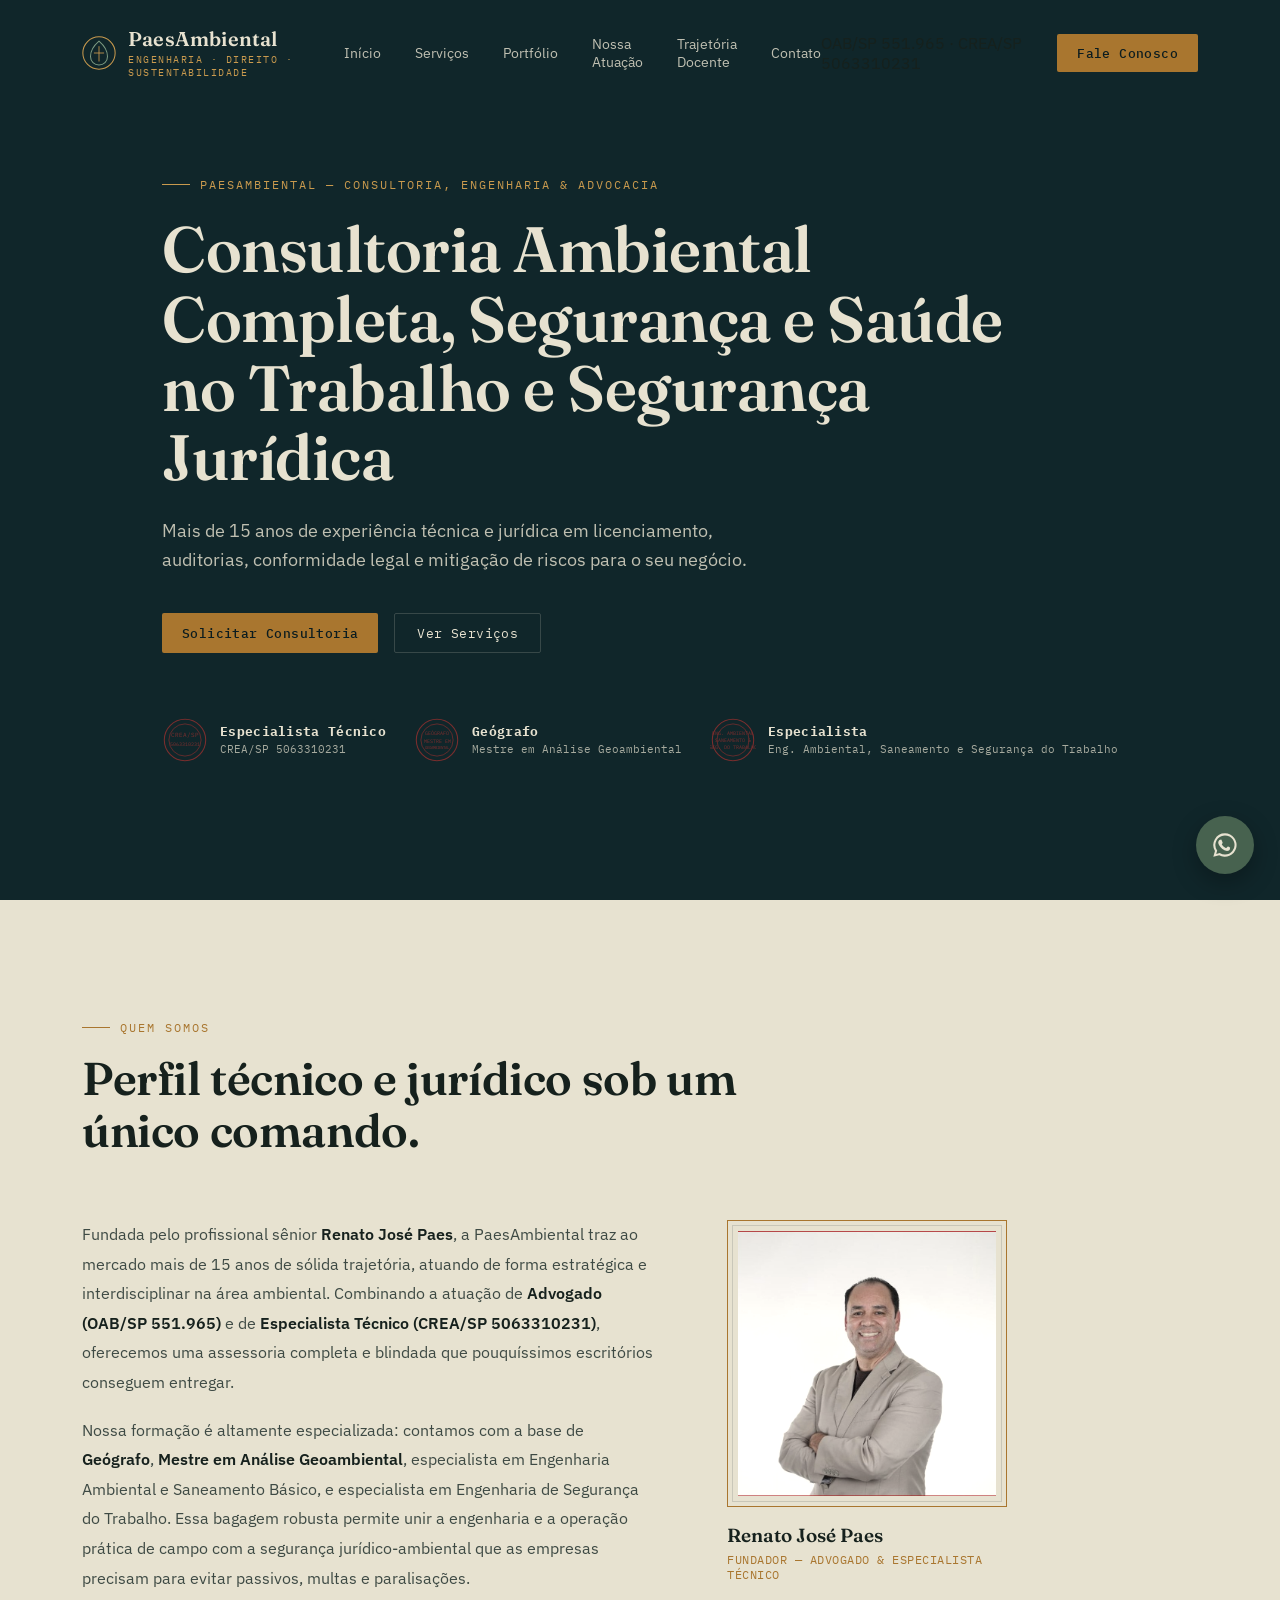
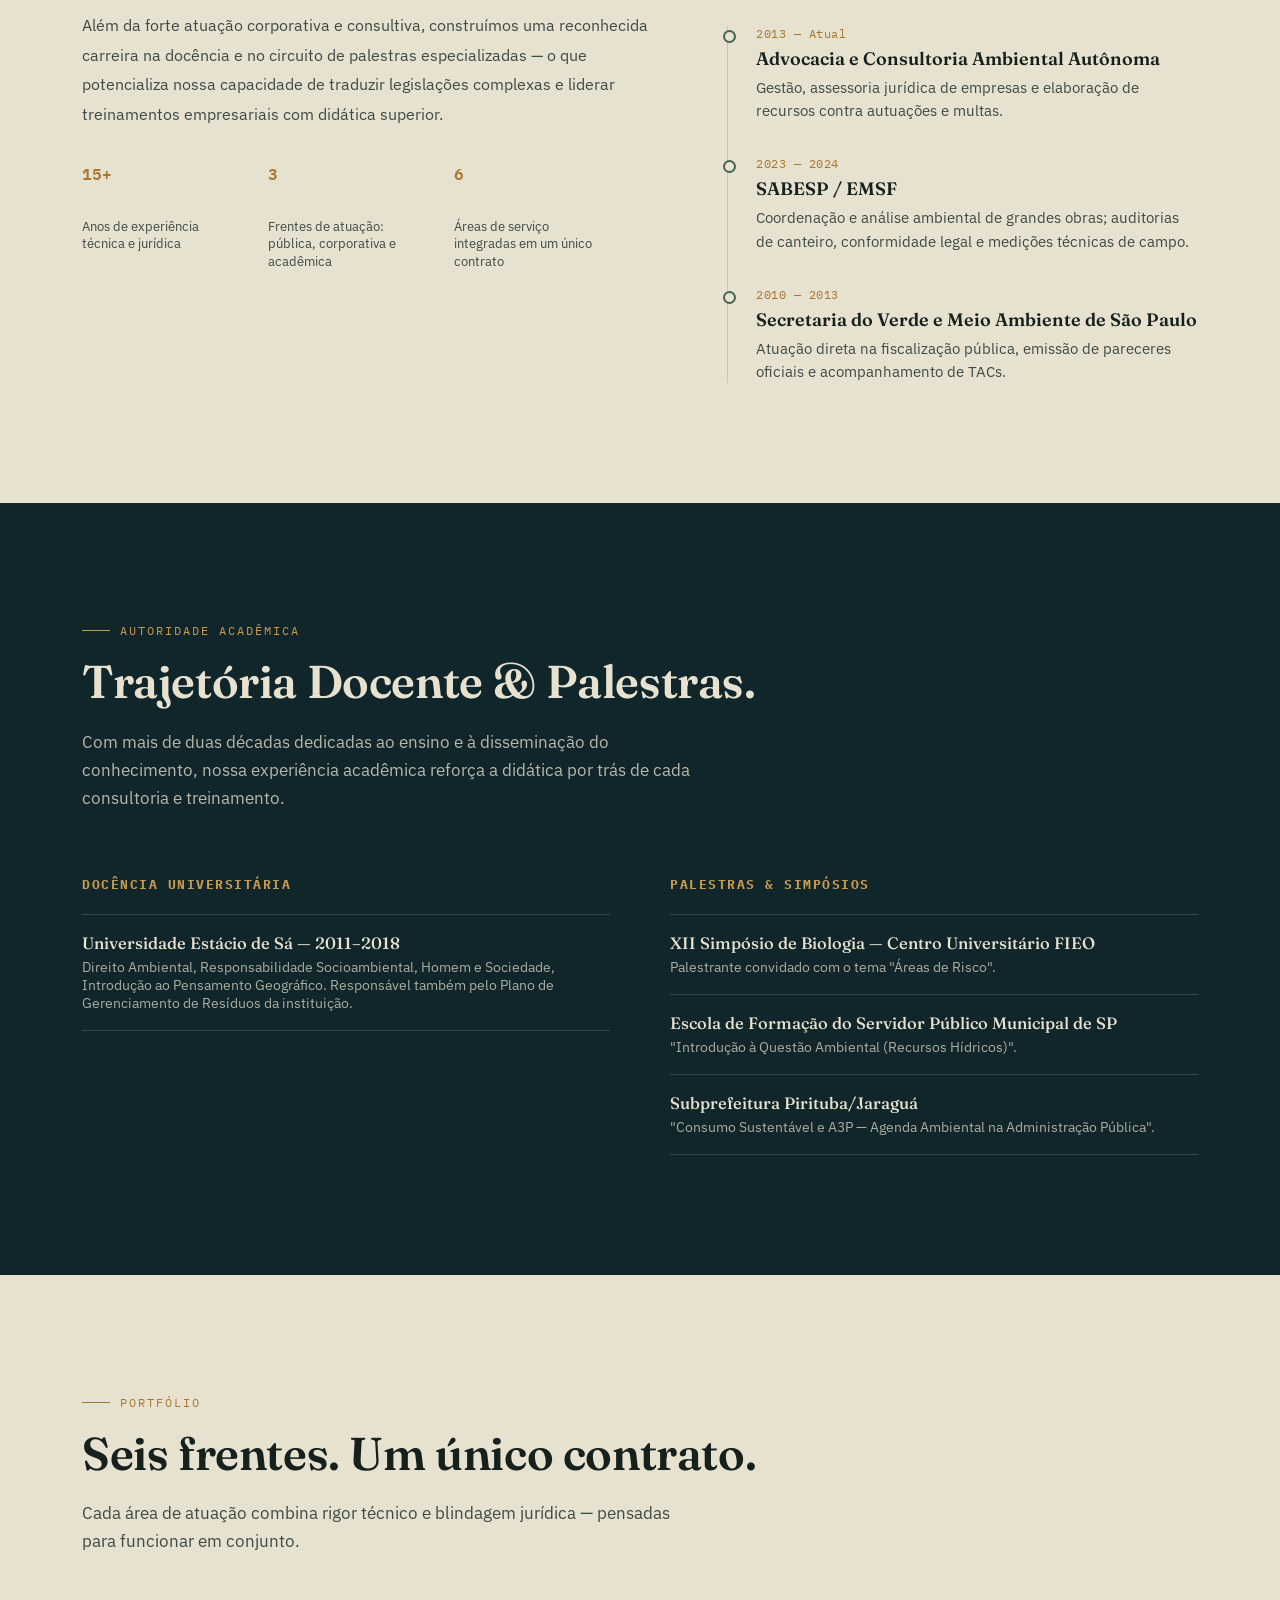
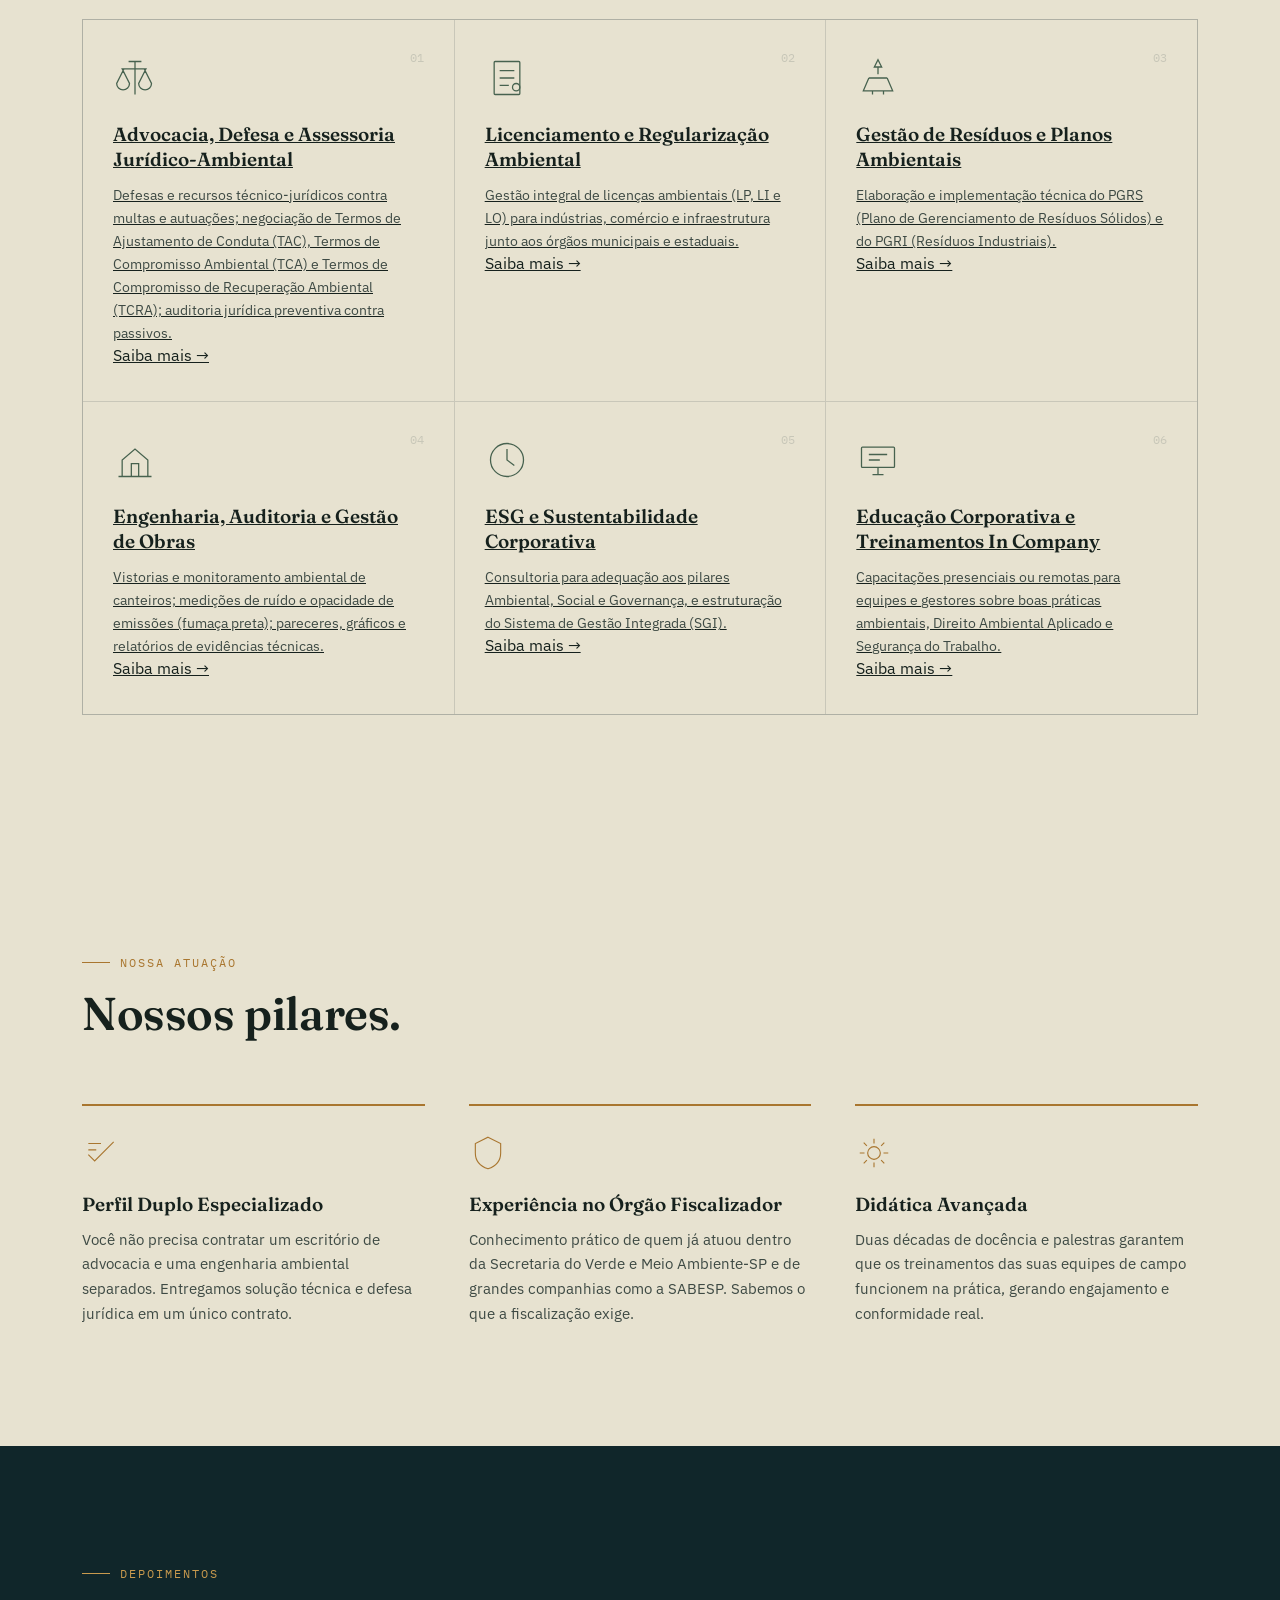
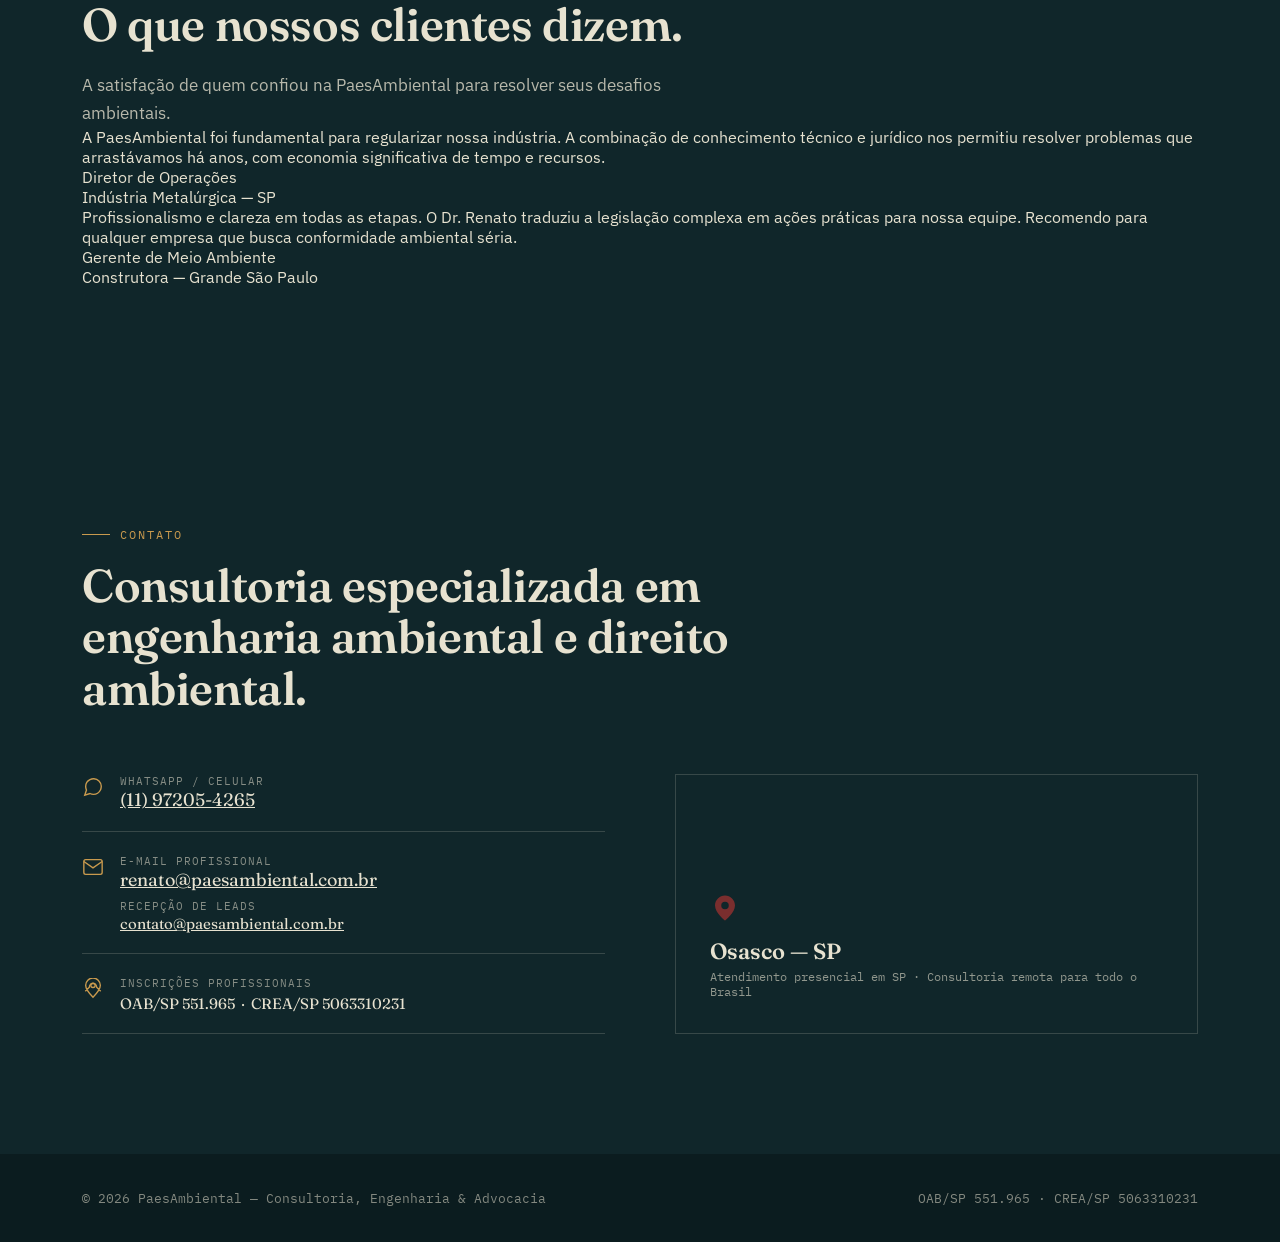
<file: index.html>
<!DOCTYPE html>
<html lang="pt-BR">
<head>
<meta charset="UTF-8">
<meta name="viewport" content="width=device-width, initial-scale=1.0">
<title>PaesAmbiental — Engenharia, Direito & Sustentabilidade</title>
<link rel="icon" type="image/svg+xml" href="favicon.svg">
<link rel="preconnect" href="https://fonts.googleapis.com">
<link rel="preconnect" href="https://fonts.gstatic.com" crossorigin>
<link href="https://fonts.googleapis.com/css2?family=Fraunces:opsz,wght@9..144,400;9..144,500;9..144,600;9..144,700&family=IBM+Plex+Sans:wght@400;500;600&family=IBM+Plex+Mono:wght@400;500&display=swap" rel="stylesheet">
<style>
  :root{
    --ink:#10262A;
    --ink-2:#0B1C1F;
    --paper:#E7E2D0;
    --paper-2:#DED8C2;
    --moss:#47624F;
    --moss-light:#7C9B82;
    --brass:#A9762F;
    --brass-light:#C99A4E;
    --stamp:#7A2E2E;
    --text:#16211D;
    --text-soft:#3E4A44;
    --line: rgba(16,38,42,0.14);
    --line-light: rgba(231,226,208,0.18);
    --display: 'Fraunces', serif;
    --body: 'IBM Plex Sans', sans-serif;
    --mono: 'IBM Plex Mono', monospace;
  }
  *{margin:0;padding:0;box-sizing:border-box;}
  html{scroll-behavior:smooth;}
  body{
    font-family:var(--body);
    background:var(--paper);
    color:var(--text);
    overflow-x:hidden;
  }
  @media (prefers-reduced-motion: reduce){
    html{scroll-behavior:auto;}
    *{animation-duration:0.001ms !important; animation-iteration-count:1 !important; transition-duration:0.001ms !important;}
  }
  a{color:inherit;}
  img,svg{display:block;max-width:100%;}
  .wrap{max-width:1180px;margin:0 auto;padding:0 32px;}
  .hero-content{position:relative;z-index:2;}
  ::selection{background:var(--brass); color:var(--paper);}

  /* ---------- Contour texture (signature motif) ---------- */
  .contour-field{position:absolute;inset:0;overflow:hidden;pointer-events:none;z-index:0;}
  .contour-field svg{width:100%;height:100%;}
  .contour-line{fill:none;stroke-width:1;}

  /* ---------- Header ---------- */
  header{
    position:fixed;top:0;left:0;right:0;z-index:1000;
    background:rgba(16,38,42,0.0);
    transition:background .4s ease, box-shadow .4s ease, padding .3s ease;
    padding:26px 0;
  }
  header.scrolled{
    background:rgba(16,38,42,0.94);
    -webkit-backdrop-filter:blur(8px);
    backdrop-filter:blur(8px);
    padding:14px 0;
    box-shadow:0 8px 30px rgba(0,0,0,0.25);
  }
  header .wrap{display:flex;align-items:center;justify-content:space-between;}
  .brand{display:flex;align-items:center;gap:12px;font-family:var(--display);font-weight:600;font-size:20px;color:var(--paper);letter-spacing:.2px;}
  .brand .mark{width:34px;height:34px;flex-shrink:0;}
  .brand small{display:block;font-family:var(--mono);font-size:9.5px;letter-spacing:1.5px;color:var(--brass-light);font-weight:400;text-transform:uppercase;margin-top:2px;}
  nav.mainnav{display:flex;align-items:center;gap:34px;}
  nav.mainnav a{
    font-size:14px;color:var(--paper);text-decoration:none;opacity:.82;
    position:relative;padding:4px 0;transition:opacity .2s;
  }
  nav.mainnav a:hover{opacity:1;}
  nav.mainnav a::after{
    content:'';position:absolute;left:0;bottom:0;height:1px;width:0;background:var(--brass-light);
    transition:width .25s ease;
  }
  nav.mainnav a:hover::after{width:100%;}
  .cta-btn{
    font-family:var(--mono);font-size:12.5px;letter-spacing:.4px;
    background:var(--brass);color:var(--ink-2);border:none;
    padding:11px 20px;border-radius:2px;cursor:pointer;text-decoration:none;
    display:inline-flex;align-items:center;gap:8px;font-weight:500;
    transition:background .2s, transform .2s;white-space:nowrap;
  }
  .cta-btn:hover{background:var(--brass-light);transform:translateY(-1px);}
  .burger{display:none;flex-direction:column;gap:5px;background:none;border:none;cursor:pointer;padding:6px;}
  .burger span{width:24px;height:2px;background:var(--paper);}

  .mobile-menu{
    position:fixed;inset:0;background:var(--ink-2);z-index:1100;
    display:flex;flex-direction:column;align-items:center;justify-content:center;gap:28px;
    transform:translateY(-100%);transition:transform .4s cubic-bezier(.7,0,.3,1);
  }
  .mobile-menu.open{transform:translateY(0);}
  .mobile-menu a{font-family:var(--display);font-size:26px;color:var(--paper);text-decoration:none;}
  .mobile-close{position:absolute;top:26px;right:32px;background:none;border:none;color:var(--paper);font-size:28px;cursor:pointer;}

  /* ---------- Hero ---------- */
  .hero{
    position:relative;min-height:100vh;background:var(--ink);color:var(--paper);
    display:flex;align-items:center;overflow:hidden;padding-top:110px;padding-bottom:70px;
  }
  .hero .wrap{position:relative;z-index:2;}
  .eyebrow{
    font-family:var(--mono);font-size:12px;letter-spacing:2px;text-transform:uppercase;
    color:var(--brass-light);margin-bottom:22px;display:flex;align-items:center;gap:10px;
    opacity:0;animation:fadeUp .8s .1s ease forwards;
  }
  .eyebrow::before{content:'';width:28px;height:1px;background:var(--brass-light);}
  h1.headline{
    font-family:var(--display);font-weight:600;
    font-size:clamp(34px,5.4vw,64px);line-height:1.08;letter-spacing:-.5px;
    max-width:850px;
    opacity:0;animation:fadeUp .9s .25s ease forwards;
  }
  h1.headline em{font-style:italic;font-weight:500;color:var(--moss-light);}
  .sub{
    margin-top:26px;font-size:18px;line-height:1.6;max-width:600px;color:rgba(231,226,208,.82);
    opacity:0;animation:fadeUp .9s .4s ease forwards;
  }
  .hero-actions{margin-top:38px;display:flex;gap:16px;flex-wrap:wrap;opacity:0;animation:fadeUp .9s .55s ease forwards;}
  .btn-ghost{
    font-family:var(--mono);font-size:12.5px;letter-spacing:.4px;color:var(--paper);
    border:1px solid var(--line-light);padding:11px 22px;border-radius:2px;text-decoration:none;
    transition:border-color .2s, background .2s;
  }
  .btn-ghost:hover{border-color:var(--brass-light);background:rgba(255,255,255,.04);}

  .seals-row{
    margin-top:64px;display:flex;gap:28px;flex-wrap:wrap;
    opacity:0;animation:fadeUp .9s .7s ease forwards;
  }
  .seal{
    display:flex;align-items:center;gap:12px;
  }
  .seal .stamp-icon{width:46px;height:46px;flex-shrink:0;}
  .seal .seal-text{font-family:var(--mono);font-size:11px;line-height:1.5;color:rgba(231,226,208,.7);}
  .seal .seal-text b{display:block;color:var(--paper);font-size:12.5px;letter-spacing:.3px;}

  @keyframes fadeUp{from{opacity:0;transform:translateY(18px);}to{opacity:1;transform:translateY(0);}}

  /* ---------- Section shared ---------- */
  section{position:relative;padding:120px 0;}
  .section-dark{background:var(--ink);color:var(--paper);}
  .section-tag{
    font-family:var(--mono);font-size:12px;letter-spacing:2px;text-transform:uppercase;color:var(--brass);
    display:flex;align-items:center;gap:10px;margin-bottom:18px;
  }
  .section-dark .section-tag{color:var(--brass-light);}
  .section-tag::before{content:'';width:28px;height:1px;background:currentColor;}
  h2.section-title{
    font-family:var(--display);font-weight:600;font-size:clamp(28px,4vw,46px);
    letter-spacing:-.4px;line-height:1.12;max-width:720px;
  }
  .section-intro{margin-top:20px;max-width:620px;font-size:16.5px;line-height:1.7;color:var(--text-soft);}
  .section-dark .section-intro{color:rgba(231,226,208,.78);}

  .reveal{opacity:0;transform:translateY(28px);transition:opacity .7s ease, transform .7s ease;}
  .reveal.in{opacity:1;transform:translateY(0);}

  /* ---------- Sobre ---------- */
  .about-grid{margin-top:64px;display:grid;grid-template-columns:1.1fr .9fr;gap:70px;align-items:start;}
  .about-copy p{font-size:16px;line-height:1.85;color:var(--text-soft);margin-bottom:18px;}
  .about-copy strong{color:var(--text);font-weight:600;}

  .stat-block{display:flex;gap:36px;margin-top:36px;flex-wrap:wrap;}
  .stat{font-family:var(--display);}
  .stat .num{font-size:46px;font-weight:600;color:var(--moss);line-height:1;}
  .stat .num span{font-family:var(--mono);font-size:16px;color:var(--brass);vertical-align:top;}
  .stat .label{font-family:var(--body);font-size:12.5px;color:var(--text-soft);margin-top:6px;max-width:150px;line-height:1.4;}

  .portrait-card{margin-bottom:44px;}
  .portrait-frame{
    position:relative;width:100%;max-width:280px;aspect-ratio:4/4.1;overflow:hidden;
    border:1px solid var(--brass);padding:10px;
  }
  .portrait-frame::before{
    content:'';position:absolute;top:4px;left:4px;right:4px;bottom:4px;border:1px solid var(--line);
    pointer-events:none;z-index:2;
  }
  .portrait-frame img{
    width:100%;height:100%;object-fit:cover;object-position:center 20%;
    filter:grayscale(.35) sepia(.08) contrast(1.03);
  }
  .portrait-caption{margin-top:16px;max-width:280px;}
  .portrait-caption .p-name{font-family:var(--display);font-weight:600;font-size:19px;}
  .portrait-caption .p-role{font-family:var(--mono);font-size:11.5px;letter-spacing:.5px;color:var(--brass);margin-top:5px;text-transform:uppercase;}

  .timeline{border-left:1px solid var(--line);padding-left:28px;display:flex;flex-direction:column;gap:34px;}
  .tl-item{position:relative;}
  .tl-item::before{
    content:'';position:absolute;left:-33px;top:4px;width:9px;height:9px;border-radius:50%;
    background:var(--paper);border:2px solid var(--moss);
  }
  .tl-item .tl-date{font-family:var(--mono);font-size:12px;color:var(--brass);letter-spacing:.5px;}
  .tl-item h4{font-family:var(--display);font-weight:600;font-size:18px;margin-top:6px;}
  .tl-item p{font-size:14.5px;color:var(--text-soft);margin-top:6px;line-height:1.6;}

  /* ---------- Docência ---------- */
  .lecture-grid{margin-top:64px;display:grid;grid-template-columns:1fr 1fr;gap:60px;}
  .lecture-col h3{font-family:var(--mono);font-size:12.5px;letter-spacing:1.5px;text-transform:uppercase;color:var(--brass-light);margin-bottom:22px;}
  .talk-item{border-top:1px solid var(--line-light);padding:18px 0;}
  .talk-item:last-child{border-bottom:1px solid var(--line-light);}
  .talk-item .talk-venue{font-family:var(--display);font-size:16.5px;font-weight:500;}
  .talk-item .talk-topic{font-size:14px;color:rgba(231,226,208,.72);margin-top:5px;}

  /* ---------- Serviços ---------- */
  .services-grid{margin-top:64px;display:grid;grid-template-columns:repeat(3,1fr);gap:1px;background:var(--line);border:1px solid var(--line);}
  .svc-card{
    background:var(--paper);padding:36px 30px;position:relative;overflow:hidden;
    transition:background .35s ease;
  }
  .svc-card:hover{background:var(--paper-2);}
  .svc-icon{width:44px;height:44px;color:var(--moss);margin-bottom:22px;transition:transform .35s ease;}
  .svc-card:hover .svc-icon{transform:translateY(-3px);}
  .svc-card h4{font-family:var(--display);font-weight:600;font-size:19px;margin-bottom:12px;line-height:1.3;}
  .svc-card p{font-size:14px;line-height:1.65;color:var(--text-soft);}
  .svc-num{position:absolute;top:30px;right:30px;font-family:var(--mono);font-size:12px;color:var(--line);}

  /* ---------- Diferenciais ---------- */
  .diff-grid{margin-top:64px;display:grid;grid-template-columns:repeat(3,1fr);gap:44px;}
  .diff-card{padding-top:28px;border-top:2px solid var(--brass);}
  .diff-card .diff-icon{width:38px;height:38px;color:var(--brass);margin-bottom:20px;}
  .diff-card h4{font-family:var(--display);font-weight:600;font-size:19px;margin-bottom:12px;}
  .diff-card p{font-size:14.5px;line-height:1.7;color:var(--text-soft);}

  /* ---------- Contato ---------- */
  .contact-wrap{display:grid;grid-template-columns:1fr 1fr;gap:70px;margin-top:60px;align-items:start;}
  .contact-list{display:flex;flex-direction:column;gap:22px;}
  .contact-row{display:flex;gap:16px;align-items:flex-start;padding-bottom:20px;border-bottom:1px solid var(--line-light);}
  .contact-row .c-icon{width:22px;height:22px;color:var(--brass-light);flex-shrink:0;margin-top:2px;}
  .contact-row .c-label{font-family:var(--mono);font-size:11px;letter-spacing:1px;text-transform:uppercase;color:rgba(231,226,208,.55);}
  .contact-row .c-label--sub{margin-top:8px;}
  .contact-row .c-value{font-family:var(--display);font-size:18px;margin-top:4px;}
  .contact-row .c-value--small{font-size:15px;}
  .map-box{
    border:1px solid var(--line-light);padding:34px;position:relative;overflow:hidden;min-height:260px;
    display:flex;flex-direction:column;justify-content:flex-end;
  }
  .map-box .contour-field svg{opacity:.5;}
  .map-pin{width:30px;height:30px;color:var(--stamp);position:relative;z-index:2;}
  .map-box .city{font-family:var(--display);font-size:22px;font-weight:600;margin-top:14px;position:relative;z-index:2;}
  .map-box .region{font-family:var(--mono);font-size:12px;color:rgba(231,226,208,.6);margin-top:4px;position:relative;z-index:2;}

  footer{background:var(--ink-2);color:rgba(231,226,208,.55);padding:36px 0;font-size:12.5px;font-family:var(--mono);}
  footer .wrap{display:flex;justify-content:space-between;flex-wrap:wrap;gap:12px;}

  /* Floating WhatsApp */
  .float-wa{
    position:fixed;bottom:26px;right:26px;z-index:900;
    width:58px;height:58px;border-radius:50%;background:var(--moss);
    display:flex;align-items:center;justify-content:center;box-shadow:0 8px 24px rgba(0,0,0,.3);
    text-decoration:none;animation:pulse 2.6s infinite;
  }
  .float-wa svg{width:28px;height:28px;color:var(--paper);}
  @keyframes pulse{
    0%{box-shadow:0 8px 24px rgba(0,0,0,.3), 0 0 0 0 rgba(71,98,79,.55);}
    70%{box-shadow:0 8px 24px rgba(0,0,0,.3), 0 0 0 16px rgba(71,98,79,0);}
    100%{box-shadow:0 8px 24px rgba(0,0,0,.3), 0 0 0 0 rgba(71,98,79,0);}
  }

  /* Counter helper */
  .count{font-variant-numeric:tabular-nums;}

  @media (max-width:920px){
    nav.mainnav, header .cta-btn{display:none;}
    .burger{display:flex;}
    .about-grid, .lecture-grid, .contact-wrap{grid-template-columns:1fr;gap:40px;}
    .services-grid{grid-template-columns:1fr;}
    .diff-grid{grid-template-columns:1fr;gap:36px;}
    .seals-row{gap:20px;}
  }
</style>
</head>
<body>

<!-- ===== Header ===== -->
<header id="siteHeader">
  <div class="wrap">
    <div class="brand">
      <svg class="mark" viewBox="0 0 40 40" fill="none">
        <circle cx="20" cy="20" r="19" stroke="#C99A4E" stroke-width="1.2"/>
        <path d="M20 6 C13 12 10 18 10 24 C10 30 14.5 34 20 34 C25.5 34 30 30 30 24 C30 18 27 12 20 6 Z" stroke="#7C9B82" stroke-width="1.2" fill="none"/>
        <path d="M20 12 L20 30 M14 20 L26 20" stroke="#C99A4E" stroke-width="1"/>
      </svg>
      <div>
        PaesAmbiental
        <small>Engenharia · Direito · Sustentabilidade</small>
      </div>
    </div>
    <nav class="mainnav">
      <a href="index.html" class="active">Início</a>
      <a href="servicos.html">Serviços</a>
      <a href="portfolio.html">Portfólio</a>
      <a href="atuacao.html">Nossa Atuação</a>
      <a href="trajetoria.html">Trajetória Docente</a>
      <a href="contato.html">Contato</a>
    </nav>
    <div class="header-credentials">
      <span>OAB/SP 551.965</span> · <span>CREA/SP 5063310231</span>
    </div>
    <a class="cta-btn" href="https://wa.me/5511972054265" target="_blank" rel="noopener">
      Fale Conosco
    </a>
    <button class="burger" id="burgerBtn" aria-label="Abrir menu">
      <span></span><span></span><span></span>
    </button>
  </div>
</header>

<div class="mobile-menu" id="mobileMenu">
  <button class="mobile-close" id="mobileClose" aria-label="Fechar menu">&times;</button>
  <a href="index.html">Início</a>
  <a href="servicos.html">Serviços</a>
  <a href="portfolio.html">Portfólio</a>
  <a href="atuacao.html">Nossa Atuação</a>
  <a href="trajetoria.html">Trajetória Docente</a>
  <a href="contato.html">Contato</a>
</div>

<!-- ===== Hero ===== -->
<section class="hero">
  <div class="contour-field" id="contourField"></div>
  <div class="wrap">
    <div class="eyebrow">PaesAmbiental — Consultoria, Engenharia &amp; Advocacia</div>
    <h1 class="headline">Consultoria Ambiental Completa, Segurança e Saúde no Trabalho e Segurança Jurídica</h1>
    <p class="sub">Mais de 15 anos de experiência técnica e jurídica em licenciamento, auditorias, conformidade legal e mitigação de riscos para o seu negócio.</p>
    <div class="hero-actions">
      <a class="cta-btn" href="https://wa.me/5511972054265" target="_blank" rel="noopener">Solicitar Consultoria</a>
      <a class="btn-ghost" href="servicos.html">Ver Serviços</a>
    </div>
    <div class="seals-row">
     
      <div class="seal">
        <svg class="stamp-icon" viewBox="0 0 60 60" fill="none"><circle cx="30" cy="30" r="27" stroke="#7A2E2E" stroke-width="1.4"/><circle cx="30" cy="30" r="21" stroke="#7A2E2E" stroke-width="1"/><text x="30" y="26" text-anchor="middle" font-family="IBM Plex Mono" font-size="8" fill="#7A2E2E">CREA/SP</text><text x="30" y="38" text-anchor="middle" font-family="IBM Plex Mono" font-size="6.3" fill="#7A2E2E">5063310231</text></svg>
        <div class="seal-text"><b>Especialista Técnico</b>CREA/SP 5063310231</div>
      </div>
      <div class="seal">
        <svg class="stamp-icon" viewBox="0 0 60 60" fill="none"><circle cx="30" cy="30" r="27" stroke="#7A2E2E" stroke-width="1.4"/><circle cx="30" cy="30" r="21" stroke="#7A2E2E" stroke-width="1"/><text x="30" y="24" text-anchor="middle" font-family="IBM Plex Mono" font-size="6.5" fill="#7A2E2E">GEÓGRAFO</text><text x="30" y="34" text-anchor="middle" font-family="IBM Plex Mono" font-size="6.5" fill="#7A2E2E">MESTRE EM</text><text x="30" y="42" text-anchor="middle" font-family="IBM Plex Mono" font-size="5.6" fill="#7A2E2E">GEOAMBIENTAL</text></svg>
        <div class="seal-text"><b>Geógrafo</b>Mestre em Análise Geoambiental</div>
      </div>
      <div class="seal">
        <svg class="stamp-icon" viewBox="0 0 60 60" fill="none"><circle cx="30" cy="30" r="27" stroke="#7A2E2E" stroke-width="1.4"/><circle cx="30" cy="30" r="21" stroke="#7A2E2E" stroke-width="1"/><text x="30" y="24" text-anchor="middle" font-family="IBM Plex Mono" font-size="6" fill="#7A2E2E">ENG. AMBIENTAL</text><text x="30" y="33" text-anchor="middle" font-family="IBM Plex Mono" font-size="6" fill="#7A2E2E">SANEAMENTO &amp;</text><text x="30" y="42" text-anchor="middle" font-family="IBM Plex Mono" font-size="6" fill="#7A2E2E">SEG. DO TRABALHO</text></svg>
        <div class="seal-text"><b>Especialista</b>Eng. Ambiental, Saneamento e Segurança do Trabalho</div>
      </div>
    </div>
  </div>
</section>

<!-- ===== Sobre ===== -->
<section id="sobre">
  <div class="wrap">
    <div class="section-tag reveal">Quem Somos</div>
    <h2 class="section-title reveal">Perfil técnico e jurídico sob um único comando.</h2>
    <div class="about-grid">
      <div class="about-copy reveal">
        <p>Fundada pelo profissional sênior <strong>Renato José Paes</strong>, a PaesAmbiental traz ao mercado mais de 15 anos de sólida trajetória, atuando de forma estratégica e interdisciplinar na área ambiental. Combinando a atuação de <strong>Advogado (OAB/SP 551.965)</strong> e de <strong>Especialista Técnico (CREA/SP 5063310231)</strong>, oferecemos uma assessoria completa e blindada que pouquíssimos escritórios conseguem entregar.</p>
        <p>Nossa formação é altamente especializada: contamos com a base de <strong>Geógrafo</strong>, <strong>Mestre em Análise Geoambiental</strong>, especialista em Engenharia Ambiental e Saneamento Básico, e especialista em Engenharia de Segurança do Trabalho. Essa bagagem robusta permite unir a engenharia e a operação prática de campo com a segurança jurídico-ambiental que as empresas precisam para evitar passivos, multas e paralisações.</p>
        <p>Além da forte atuação corporativa e consultiva, construímos uma reconhecida carreira na docência e no circuito de palestras especializadas — o que potencializa nossa capacidade de traduzir legislações complexas e liderar treinamentos empresariais com didática superior.</p>
        <div class="stat-block">
          <div class="stat"><div class="num"><span class="count" data-target="15">15</span><span>+</span></div><div class="label">Anos de experiência técnica e jurídica</div></div>
          <div class="stat"><div class="num"><span class="count" data-target="3">3</span></div><div class="label">Frentes de atuação: pública, corporativa e acadêmica</div></div>
          <div class="stat"><div class="num"><span class="count" data-target="6">6</span></div><div class="label">Áreas de serviço integradas em um único contrato</div></div>
        </div>
      </div>
      <div class="reveal">
        <div class="portrait-card">
          <div class="portrait-frame">
            <img src="[data-uri]" alt="Renato José Paes, fundador da PaesAmbiental">
          </div>
          <div class="portrait-caption">
            <div class="p-name">Renato José Paes</div>
            <div class="p-role">Fundador — Advogado &amp; Especialista Técnico</div>
          </div>
        </div>
        <div class="timeline">
          <div class="tl-item">
            <div class="tl-date">2013 — Atual</div>
            <h4>Advocacia e Consultoria Ambiental Autônoma</h4>
            <p>Gestão, assessoria jurídica de empresas e elaboração de recursos contra autuações e multas.</p>
          </div>
          <div class="tl-item">
            <div class="tl-date">2023 — 2024</div>
            <h4>SABESP / EMSF</h4>
            <p>Coordenação e análise ambiental de grandes obras; auditorias de canteiro, conformidade legal e medições técnicas de campo.</p>
          </div>
          <div class="tl-item">
            <div class="tl-date">2010 — 2013</div>
            <h4>Secretaria do Verde e Meio Ambiente de São Paulo</h4>
            <p>Atuação direta na fiscalização pública, emissão de pareceres oficiais e acompanhamento de TACs.</p>
          </div>
        </div>
      </div>
    </div>
  </div>
</section>

<!-- ===== Docência ===== -->
<section id="docencia" class="section-dark">
  <div class="contour-field" id="contourField2"></div>
  <div class="wrap hero-content">
    <div class="section-tag reveal">Autoridade Acadêmica</div>
    <h2 class="section-title reveal">Trajetória Docente &amp; Palestras.</h2>
    <p class="section-intro reveal">Com mais de duas décadas dedicadas ao ensino e à disseminação do conhecimento, nossa experiência acadêmica reforça a didática por trás de cada consultoria e treinamento.</p>
    <div class="lecture-grid">
      <div class="lecture-col reveal">
        <h3>Docência Universitária</h3>
        <div class="talk-item">
          <div class="talk-venue">Universidade Estácio de Sá — 2011–2018</div>
          <div class="talk-topic">Direito Ambiental, Responsabilidade Socioambiental, Homem e Sociedade, Introdução ao Pensamento Geográfico. Responsável também pelo Plano de Gerenciamento de Resíduos da instituição.</div>
        </div>
      </div>
      <div class="lecture-col reveal">
        <h3>Palestras &amp; Simpósios</h3>
        <div class="talk-item">
          <div class="talk-venue">XII Simpósio de Biologia — Centro Universitário FIEO</div>
          <div class="talk-topic">Palestrante convidado com o tema "Áreas de Risco".</div>
        </div>
        <div class="talk-item">
          <div class="talk-venue">Escola de Formação do Servidor Público Municipal de SP</div>
          <div class="talk-topic">"Introdução à Questão Ambiental (Recursos Hídricos)".</div>
        </div>
        <div class="talk-item">
          <div class="talk-venue">Subprefeitura Pirituba/Jaraguá</div>
          <div class="talk-topic">"Consumo Sustentável e A3P — Agenda Ambiental na Administração Pública".</div>
        </div>
      </div>
    </div>
  </div>
</section>

<!-- ===== Serviços ===== -->
<section id="servicos">
  <div class="wrap">
    <div class="section-tag reveal">Portfólio</div>
    <h2 class="section-title reveal">Seis frentes. Um único contrato.</h2>
    <p class="section-intro reveal">Cada área de atuação combina rigor técnico e blindagem jurídica — pensadas para funcionar em conjunto.</p>
  </div>
  <div class="wrap">
    <div class="services-grid">
      <a href="servicos/advocacia-e-defesa-ambiental.html" class="svc-card svc-card-link reveal">
        <span class="svc-num">01</span>
        <svg class="svc-icon" viewBox="0 0 48 48" fill="none" stroke="currentColor" stroke-width="1.4"><path d="M24 6v36M12 14l-8 16a7 7 0 0014 0l-8-16zM36 14l-8 16a7 7 0 0014 0l-8-16zM12 14h24M17 6h14"/></svg>
        <h4>Advocacia, Defesa e Assessoria Jurídico-Ambiental</h4>
        <p>Defesas e recursos técnico-jurídicos contra multas e autuações; negociação de Termos de Ajustamento de Conduta (TAC), Termos de Compromisso Ambiental (TCA) e Termos de Compromisso de Recuperação Ambiental (TCRA); auditoria jurídica preventiva contra passivos.</p>
        <span class="svc-link">Saiba mais →</span>
      </a>
      <a href="servicos/licenciamento-ambiental.html" class="svc-card svc-card-link reveal">
        <span class="svc-num">02</span>
        <svg class="svc-icon" viewBox="0 0 48 48" fill="none" stroke="currentColor" stroke-width="1.4"><rect x="10" y="6" width="28" height="36" rx="1"/><path d="M16 16h16M16 24h16M16 32h10"/><circle cx="34" cy="34" r="4"/></svg>
        <h4>Licenciamento e Regularização Ambiental</h4>
        <p>Gestão integral de licenças ambientais (LP, LI e LO) para indústrias, comércio e infraestrutura junto aos órgãos municipais e estaduais.</p>
        <span class="svc-link">Saiba mais →</span>
      </a>
      <a href="servicos/gestao-de-residuos-pgrs.html" class="svc-card svc-card-link reveal">
        <span class="svc-num">03</span>
        <svg class="svc-icon" viewBox="0 0 48 48" fill="none" stroke="currentColor" stroke-width="1.4"><path d="M24 4l4 8h-8l4-8zM24 12v8M14 24l-6 14h32l-6-14M14 24h20M18 38v4M30 38v4"/></svg>
        <h4>Gestão de Resíduos e Planos Ambientais</h4>
        <p>Elaboração e implementação técnica do PGRS (Plano de Gerenciamento de Resíduos Sólidos) e do PGRI (Resíduos Industriais).</p>
        <span class="svc-link">Saiba mais →</span>
      </a>
      <a href="servicos/engenharia-e-auditoria-de-obras.html" class="svc-card svc-card-link reveal">
        <span class="svc-num">04</span>
        <svg class="svc-icon" viewBox="0 0 48 48" fill="none" stroke="currentColor" stroke-width="1.4"><path d="M6 42h36M10 42V24l14-12 14 12v18M20 42V28h8v14"/></svg>
        <h4>Engenharia, Auditoria e Gestão de Obras</h4>
        <p>Vistorias e monitoramento ambiental de canteiros; medições de ruído e opacidade de emissões (fumaça preta); pareceres, gráficos e relatórios de evidências técnicas.</p>
        <span class="svc-link">Saiba mais →</span>
      </a>
      <a href="servicos/esg-e-sustentabilidade.html" class="svc-card svc-card-link reveal">
        <span class="svc-num">05</span>
        <svg class="svc-icon" viewBox="0 0 48 48" fill="none" stroke="currentColor" stroke-width="1.4"><circle cx="24" cy="24" r="18"/><path d="M24 12v12l8 6"/></svg>
        <h4>ESG e Sustentabilidade Corporativa</h4>
        <p>Consultoria para adequação aos pilares Ambiental, Social e Governança, e estruturação do Sistema de Gestão Integrada (SGI).</p>
        <span class="svc-link">Saiba mais →</span>
      </a>
      <a href="servicos/treinamentos-in-company.html" class="svc-card svc-card-link reveal">
        <span class="svc-num">06</span>
        <svg class="svc-icon" viewBox="0 0 48 48" fill="none" stroke="currentColor" stroke-width="1.4"><rect x="6" y="10" width="36" height="22" rx="1"/><path d="M18 40h12M24 32v8M14 18h20M14 24h12"/></svg>
        <h4>Educação Corporativa e Treinamentos In Company</h4>
        <p>Capacitações presenciais ou remotas para equipes e gestores sobre boas práticas ambientais, Direito Ambiental Aplicado e Segurança do Trabalho.</p>
        <span class="svc-link">Saiba mais →</span>
      </a>
    </div>
  </div>
</section>

<!-- ===== Diferenciais ===== -->
<section id="diferenciais">
  <div class="wrap">
    <div class="section-tag reveal">Nossa Atuação</div>
    <h2 class="section-title reveal">Nossos pilares.</h2>
    <div class="diff-grid">
      <div class="diff-card reveal">
        <svg class="diff-icon" viewBox="0 0 48 48" fill="none" stroke="currentColor" stroke-width="1.4"><path d="M8 26l8 8 24-24"/><path d="M8 12h16M8 20h10"/></svg>
        <h4>Perfil Duplo Especializado</h4>
        <p>Você não precisa contratar um escritório de advocacia e uma engenharia ambiental separados. Entregamos solução técnica e defesa jurídica em um único contrato.</p>
      </div>
      <div class="diff-card reveal">
        <svg class="diff-icon" viewBox="0 0 48 48" fill="none" stroke="currentColor" stroke-width="1.4"><path d="M24 4l16 8v12c0 11-7 17-16 20-9-3-16-9-16-20V12l16-8z"/></svg>
        <h4>Experiência no Órgão Fiscalizador</h4>
        <p>Conhecimento prático de quem já atuou dentro da Secretaria do Verde e Meio Ambiente-SP e de grandes companhias como a SABESP. Sabemos o que a fiscalização exige.</p>
      </div>
      <div class="diff-card reveal">
        <svg class="diff-icon" viewBox="0 0 48 48" fill="none" stroke="currentColor" stroke-width="1.4"><path d="M24 6v6M24 36v6M6 24h6M36 24h6M11 11l4 4M33 33l4 4M11 37l4-4M33 15l4-4"/><circle cx="24" cy="24" r="8"/></svg>
        <h4>Didática Avançada</h4>
        <p>Duas décadas de docência e palestras garantem que os treinamentos das suas equipes de campo funcionem na prática, gerando engajamento e conformidade real.</p>
      </div>
    </div>
  </div>
</section>

<!-- ===== Depoimentos ===== -->
<section class="section-dark">
  <div class="wrap">
    <div class="section-tag reveal">Depoimentos</div>
    <h2 class="section-title reveal">O que nossos clientes dizem.</h2>
    <p class="section-intro reveal">A satisfação de quem confiou na PaesAmbiental para resolver seus desafios ambientais.</p>
    <div class="testimonials-grid reveal">
      <div class="testimonial-card">
        <div class="t-content">A PaesAmbiental foi fundamental para regularizar nossa indústria. A combinação de conhecimento técnico e jurídico nos permitiu resolver problemas que arrastávamos há anos, com economia significativa de tempo e recursos.</div>
        <div class="t-author">
          <div>
            <div class="t-name">Diretor de Operações</div>
            <div class="t-role">Indústria Metalúrgica — SP</div>
          </div>
        </div>
      </div>
      <div class="testimonial-card">
        <div class="t-content">Profissionalismo e clareza em todas as etapas. O Dr. Renato traduziu a legislação complexa em ações práticas para nossa equipe. Recomendo para qualquer empresa que busca conformidade ambiental séria.</div>
        <div class="t-author">
          <div>
            <div class="t-name">Gerente de Meio Ambiente</div>
            <div class="t-role">Construtora — Grande São Paulo</div>
          </div>
        </div>
      </div>
    </div>
  </div>
</section>

<!-- ===== Contato ===== -->
<section id="contato" class="section-dark">
  <div class="wrap">
    <div class="section-tag reveal">Contato</div>
    <h2 class="section-title reveal">Consultoria especializada em engenharia ambiental e direito ambiental.</h2>
    <div class="contact-wrap">
      <div class="contact-list reveal">
        <div class="contact-row">
          <svg class="c-icon" viewBox="0 0 24 24" fill="none" stroke="currentColor" stroke-width="1.5"><path d="M21 11.5a8.38 8.38 0 01-.9 3.8 8.5 8.5 0 01-7.6 4.7 8.38 8.38 0 01-3.8-.9L3 21l1.9-5.7a8.38 8.38 0 01-.9-3.8 8.5 8.5 0 014.7-7.6 8.38 8.38 0 013.8-.9h.5a8.48 8.48 0 018 8v.5z"/></svg>
          <div>
            <div class="c-label">WhatsApp / Celular</div>
            <a class="c-value" href="https://wa.me/5511972054265" target="_blank" rel="noopener">(11) 97205-4265</a>
          </div>
        </div>
        <div class="contact-row">
          <svg class="c-icon" viewBox="0 0 24 24" fill="none" stroke="currentColor" stroke-width="1.5"><path d="M4 4h16v16H4z" opacity="0"/><path d="M22 6l-10 7L2 6"/><rect x="2" y="4" width="20" height="16" rx="2"/></svg>
          <div>
            <div class="c-label">E-mail Profissional</div>
            <a class="c-value" href="mailto:renato@paesambiental.com.br">renato@paesambiental.com.br</a>
            <div class="c-label c-label--sub">Recepção de leads</div>
            <a class="c-value c-value--small" href="mailto:contato@paesambiental.com.br">contato@paesambiental.com.br</a>
          </div>
        </div>
        <div class="contact-row">
          <svg class="c-icon" viewBox="0 0 24 24" fill="none" stroke="currentColor" stroke-width="1.5"><path d="M20.4 14.5L16 10a4 4 0 10-8 0l-4.4 4.5M12 21c4-4 8-8.5 8-13a8 8 0 10-16 0c0 4.5 4 9 8 13z"/><circle cx="12" cy="8" r="2.4"/></svg>
          <div>
            <div class="c-label">Inscrições Profissionais</div>
            <div class="c-value c-value--small">OAB/SP 551.965 &nbsp;·&nbsp; CREA/SP 5063310231</div>
          </div>
        </div>
      </div>
      <div class="map-box reveal">
        <div class="contour-field" id="contourField3"></div>
        <svg class="map-pin" viewBox="0 0 24 24" fill="currentColor"><path d="M12 2C7.6 2 4 5.6 4 10c0 6 8 12 8 12s8-6 8-12c0-4.4-3.6-8-8-8zm0 11a3 3 0 110-6 3 3 0 010 6z"/></svg>
        <div class="city">Osasco — SP</div>
        <div class="region">Atendimento presencial em SP · Consultoria remota para todo o Brasil</div>
      </div>
    </div>
  </div>
</section>

<footer>
  <div class="wrap">
    <div>© <span id="year"></span> PaesAmbiental — Consultoria, Engenharia &amp; Advocacia</div>
    <div>OAB/SP 551.965 · CREA/SP 5063310231</div>
  </div>
</footer>

<a class="float-wa" href="https://wa.me/5511972054265?text=Ol%C3%A1!%20Gostaria%20de%20saber%20mais%20sobre%20a%20consultoria%20da%20PaesAmbiental." target="_blank" rel="noopener" aria-label="Falar com a PaesAmbiental pelo WhatsApp" title="Falar com a PaesAmbiental pelo WhatsApp">
  <svg viewBox="0 0 24 24" fill="currentColor"><path d="M12 2a10 10 0 00-8.6 15.1L2 22l5-1.3A10 10 0 1012 2zm0 18.2a8.2 8.2 0 01-4.2-1.1l-.3-.2-3 .8.8-2.9-.2-.3A8.2 8.2 0 1112 20.2zm4.5-6.1c-.2-.1-1.5-.7-1.7-.8-.2-.1-.4-.1-.6.1s-.7.8-.9 1c-.2.2-.3.2-.6.1a6.7 6.7 0 01-2-1.2 7.4 7.4 0 01-1.4-1.7c-.1-.2 0-.4.1-.5l.4-.5c.1-.1.2-.3.2-.4s0-.3-.1-.4-.6-1.5-.9-2c-.2-.5-.4-.4-.6-.4h-.5a1 1 0 00-.7.3 3 3 0 00-1 2.2c0 1.3.9 2.6 1.1 2.8s1.7 2.7 4.2 3.7a14 14 0 001.4.5 3.4 3.4 0 001.5.1c.5-.1 1.5-.6 1.7-1.2s.2-1.1.2-1.2-.2-.2-.4-.3z"/></svg>
</a>

<script>
  // Header scroll state
  const header = document.getElementById('siteHeader');
  window.addEventListener('scroll', () => {
    header.classList.toggle('scrolled', window.scrollY > 40);
  }, {passive:true});

  // Mobile menu
  const burger = document.getElementById('burgerBtn');
  const mobileMenu = document.getElementById('mobileMenu');
  const mobileClose = document.getElementById('mobileClose');
  burger.addEventListener('click', () => mobileMenu.classList.add('open'));
  mobileClose.addEventListener('click', () => mobileMenu.classList.remove('open'));
  mobileMenu.querySelectorAll('a').forEach(a => a.addEventListener('click', () => mobileMenu.classList.remove('open')));

  // Scroll reveal
  const revealEls = document.querySelectorAll('.reveal');
  const io = new IntersectionObserver((entries) => {
    entries.forEach(entry => {
      if (entry.isIntersecting) {
        entry.target.classList.add('in');
        io.unobserve(entry.target);
      }
    });
  }, {threshold:0.15});
  revealEls.forEach(el => io.observe(el));

  // Animated counters
  const counters = document.querySelectorAll('.count');
  const cio = new IntersectionObserver((entries) => {
    entries.forEach(entry => {
      if (entry.isIntersecting) {
        const el = entry.target;
        const target = parseInt(el.dataset.target, 10);
        let cur = 0;
        const step = Math.max(1, Math.round(target/30));
        const t = setInterval(() => {
          cur += step;
          if (cur >= target) { cur = target; clearInterval(t); }
          el.textContent = cur;
        }, 35);
        cio.unobserve(el);
      }
    });
  }, {threshold:0.5});
  counters.forEach(el => cio.observe(el));

  // Generate topographic contour SVG background
  function makeContours(container, seed, strokeColor) {
    const w = 1200, h = 900;
    let rand = seed;
    function r() { rand = (rand * 9301 + 49297) % 233280; return rand / 233280; }
    let svg = `<svg viewBox="0 0 ${w} ${h}" preserveAspectRatio="xMidYMid slice">`;
    const centers = [[200+r()*200,300+r()*300],[900+r()*200,200+r()*300],[600+r()*300,700+r()*200]];
    centers.forEach((c, ci) => {
      for (let i=1; i<=7; i++){
        const rad = i*46 + ci*10;
        const wob = 10+r()*14;
        let d = '';
        for (let a=0; a<=360; a+=18){
          const rad2 = rad + Math.sin((a*Math.PI/180)*3 + ci + i)*wob;
          const x = c[0] + rad2*Math.cos(a*Math.PI/180);
          const y = c[1] + rad2*0.62*Math.sin(a*Math.PI/180);
          d += (a===0?'M':'L') + x.toFixed(1) + ',' + y.toFixed(1) + ' ';
        }
        d += 'Z';
        const colorClass = strokeColor === '#7C9B82' ? 'contour-line-light' : 'contour-line-dark';
        svg += `<path d="${d}" class="contour-line ${colorClass} contour-line-level-${i}"/>`;
      }
    });
    svg += '</svg>';
    container.innerHTML = svg;
  }
  makeContours(document.getElementById('contourField'), 42, '#7C9B82');
  makeContours(document.getElementById('contourField2'), 17, '#47624F');
  makeContours(document.getElementById('contourField3'), 88, '#47624F');

  document.getElementById('year').textContent = new Date().getFullYear();
</script>
</body>
</html>
</file>
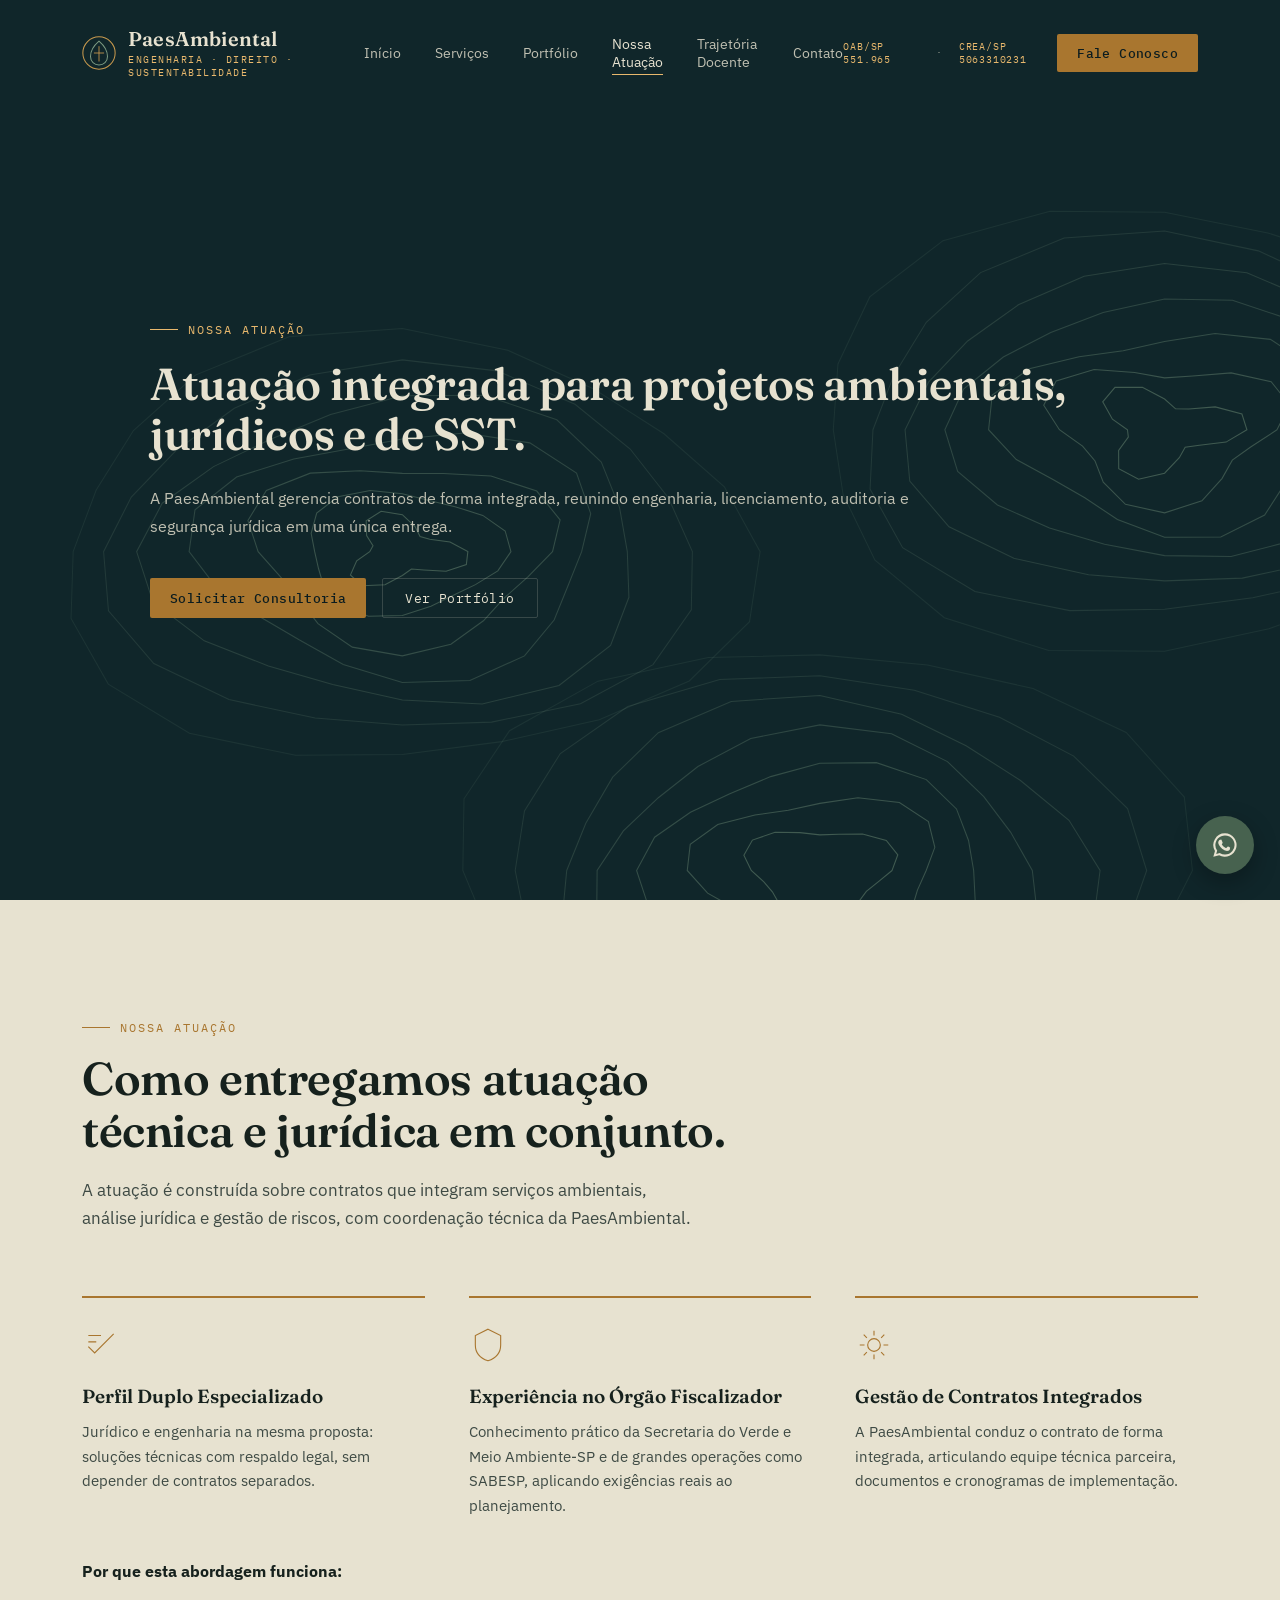
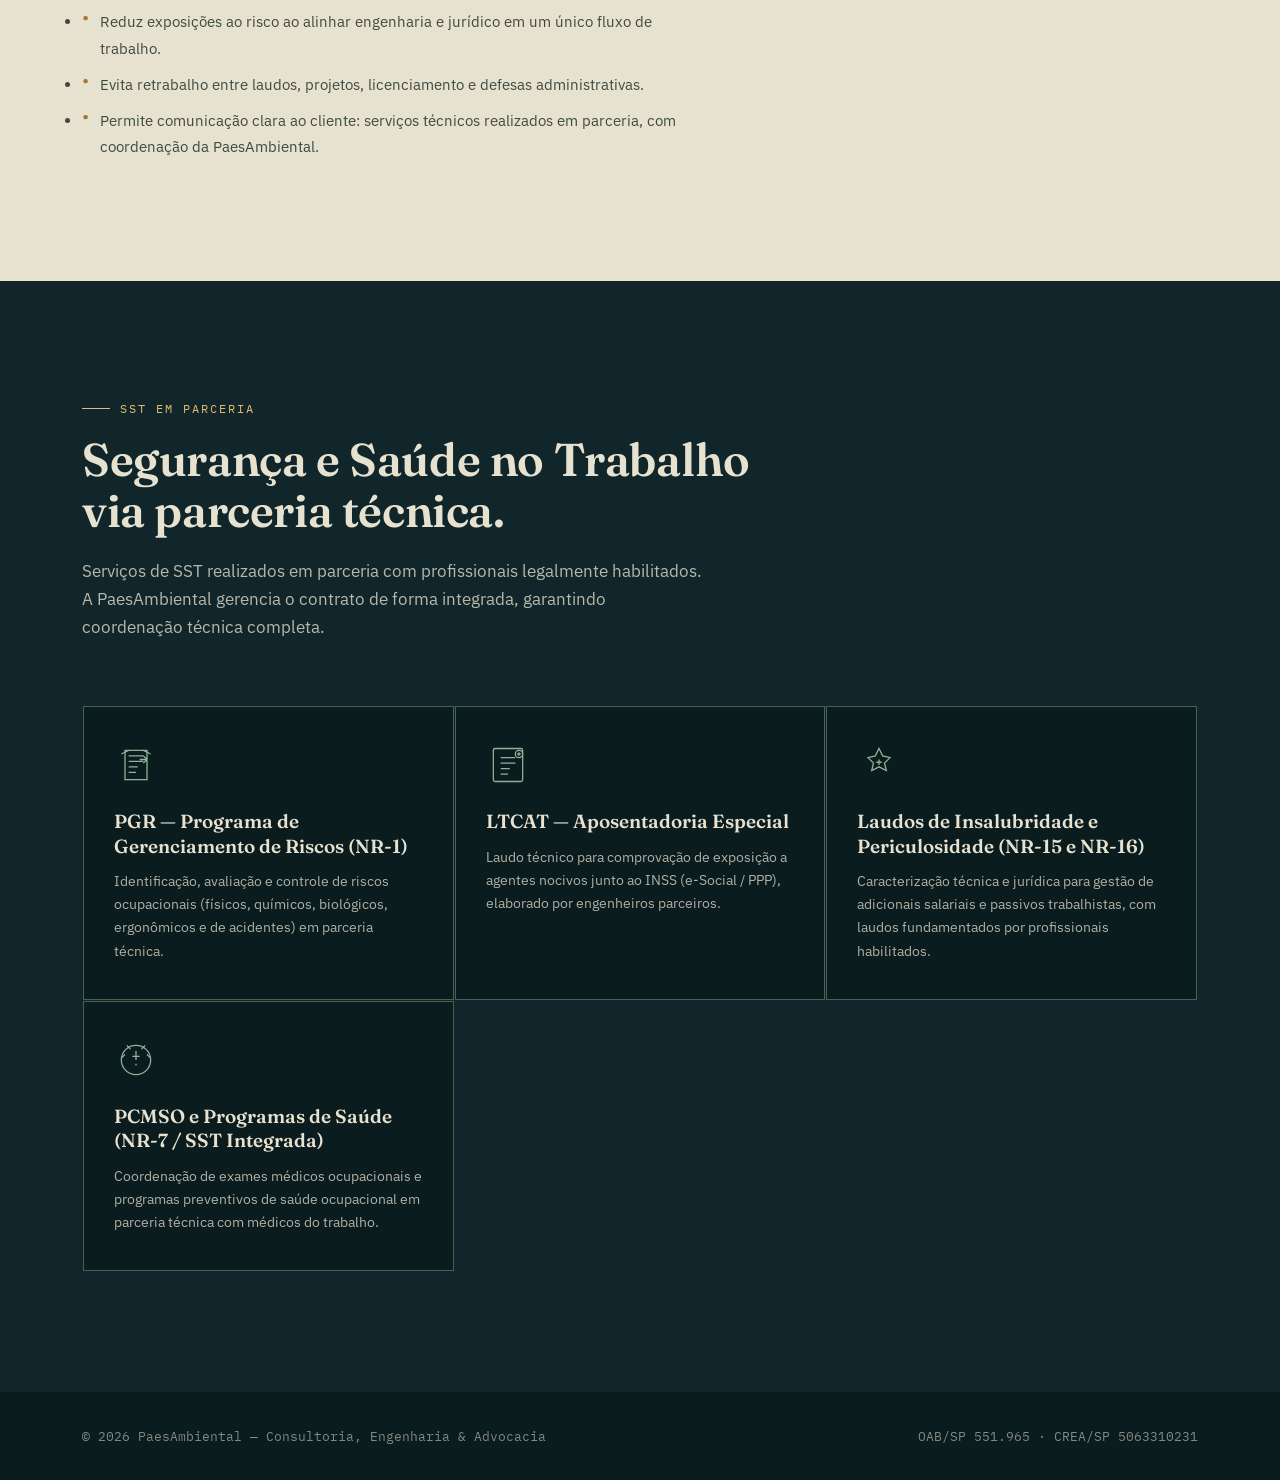
<file: atuacao.html>
<!DOCTYPE html>
<html lang="pt-BR">
<head>
  <meta charset="UTF-8">
  <meta name="viewport" content="width=device-width, initial-scale=1.0">
  <title>Nossa Atuação — PaesAmbiental</title>
  <link rel="icon" type="image/svg+xml" href="favicon.svg">
  <link rel="preconnect" href="https://fonts.googleapis.com">
  <link rel="preconnect" href="https://fonts.gstatic.com" crossorigin>
  <link href="https://fonts.googleapis.com/css2?family=Fraunces:opsz,wght@9..144,400;9..144,500;9..144,600;9..144,700&family=IBM+Plex+Sans:wght@400;500;600&family=IBM+Plex+Mono:wght@400;500&display=swap" rel="stylesheet">
  <link rel="stylesheet" href="styles.css">
</head>
<body>
<header id="siteHeader">
  <div class="wrap">
    <div class="brand">
      <svg class="mark" viewBox="0 0 40 40" fill="none">
        <circle cx="20" cy="20" r="19" stroke="#C99A4E" stroke-width="1.2"/>
        <path d="M20 6 C13 12 10 18 10 24 C10 30 14.5 34 20 34 C25.5 34 30 30 30 24 C30 18 27 12 20 6 Z" stroke="#7C9B82" stroke-width="1.2" fill="none"/>
        <path d="M20 12 L20 30 M14 20 L26 20" stroke="#C99A4E" stroke-width="1"/>
      </svg>
      <div>
        PaesAmbiental
        <small>Engenharia · Direito · Sustentabilidade</small>
      </div>
    </div>
    <nav class="mainnav">
      <a href="index.html">Início</a>
      <a href="servicos.html">Serviços</a>
      <a href="portfolio.html">Portfólio</a>
      <a href="atuacao.html" class="active">Nossa Atuação</a>
      <a href="trajetoria.html">Trajetória Docente</a>
      <a href="contato.html">Contato</a>
    </nav>
    <div class="header-credentials">
      <span>OAB/SP 551.965</span> · <span>CREA/SP 5063310231</span>
    </div>
    <a class="cta-btn" href="https://wa.me/5511972054265" target="_blank" rel="noopener">Fale Conosco</a>
    <button class="burger" id="burgerBtn" aria-label="Abrir menu"><span></span><span></span><span></span></button>
  </div>
</header>
<div class="mobile-menu" id="mobileMenu">
  <button class="mobile-close" id="mobileClose" aria-label="Fechar menu">&times;</button>
  <a href="index.html">Início</a>
  <a href="servicos.html">Serviços</a>
  <a href="portfolio.html">Portfólio</a>
  <a href="atuacao.html">Nossa Atuação</a>
  <a href="trajetoria.html">Trajetória Docente</a>
  <a href="contato.html">Contato</a>
</div>
<section class="hero">
  <div class="contour-field" id="contourField"></div>
  <div class="wrap">
    <div class="eyebrow">Nossa Atuação</div>
    <h1 class="headline">Atuação integrada para projetos ambientais, jurídicos e de SST.</h1>
    <p class="sub">A PaesAmbiental gerencia contratos de forma integrada, reunindo engenharia, licenciamento, auditoria e segurança jurídica em uma única entrega.</p>
    <div class="hero-actions">
      <a class="cta-btn" href="https://wa.me/5511972054265" target="_blank" rel="noopener">Solicitar Consultoria</a>
      <a class="btn-ghost" href="portfolio.html">Ver Portfólio</a>
    </div>
  </div>
</section>
<section id="diferenciais">
  <div class="wrap">
    <div class="section-tag reveal">Nossa Atuação</div>
    <h2 class="section-title reveal">Como entregamos atuação técnica e jurídica em conjunto.</h2>
    <p class="section-intro reveal">A atuação é construída sobre contratos que integram serviços ambientais, análise jurídica e gestão de riscos, com coordenação técnica da PaesAmbiental.</p>
    <div class="diff-grid">
      <div class="diff-card reveal">
        <svg class="diff-icon" viewBox="0 0 48 48" fill="none" stroke="currentColor" stroke-width="1.4"><path d="M8 26l8 8 24-24"/><path d="M8 12h16M8 20h10"/></svg>
        <h4>Perfil Duplo Especializado</h4>
        <p>Jurídico e engenharia na mesma proposta: soluções técnicas com respaldo legal, sem depender de contratos separados.</p>
      </div>
      <div class="diff-card reveal">
        <svg class="diff-icon" viewBox="0 0 48 48" fill="none" stroke="currentColor" stroke-width="1.4"><path d="M24 4l16 8v12c0 11-7 17-16 20-9-3-16-9-16-20V12l16-8z"/></svg>
        <h4>Experiência no Órgão Fiscalizador</h4>
        <p>Conhecimento prático da Secretaria do Verde e Meio Ambiente-SP e de grandes operações como SABESP, aplicando exigências reais ao planejamento.</p>
      </div>
      <div class="diff-card reveal">
        <svg class="diff-icon" viewBox="0 0 48 48" fill="none" stroke="currentColor" stroke-width="1.4"><path d="M24 6v6M24 36v6M6 24h6M36 24h6M11 11l4 4M33 33l4 4M11 37l4-4M33 15l4-4"/><circle cx="24" cy="24" r="8"/></svg>
        <h4>Gestão de Contratos Integrados</h4>
        <p>A PaesAmbiental conduz o contrato de forma integrada, articulando equipe técnica parceira, documentos e cronogramas de implementação.</p>
      </div>
    </div>
    <div class="portfolio-copy reveal">
      <p><strong>Por que esta abordagem funciona:</strong></p>
      <ul class="portfolio-list">
        <li>Reduz exposições ao risco ao alinhar engenharia e jurídico em um único fluxo de trabalho.</li>
        <li>Evita retrabalho entre laudos, projetos, licenciamento e defesas administrativas.</li>
        <li>Permite comunicação clara ao cliente: serviços técnicos realizados em parceria, com coordenação da PaesAmbiental.</li>
      </ul>
    </div>
  </div>
</section>
<section class="section-dark">
  <div class="wrap">
    <div class="section-tag reveal">SST em Parceria</div>
    <h2 class="section-title reveal">Segurança e Saúde no Trabalho via parceria técnica.</h2>
    <p class="section-intro reveal">Serviços de SST realizados em parceria com profissionais legalmente habilitados. A PaesAmbiental gerencia o contrato de forma integrada, garantindo coordenação técnica completa.</p>
    <div class="services-grid reveal">
      <div class="svc-card">
        <svg class="svc-icon" viewBox="0 0 48 48" fill="none" stroke="currentColor" stroke-width="1.4"><path d="M12 8h24v32H12z M16 14h16 M16 20h16 M16 26h10 M16 32h8 M32 14l4 4-4 4 M36 18h-8"/><path d="M8 12l8-4M40 12l-8-4"/></svg>
        <h4>PGR — Programa de Gerenciamento de Riscos (NR-1)</h4>
        <p>Identificação, avaliação e controle de riscos ocupacionais (físicos, químicos, biológicos, ergonômicos e de acidentes) em parceria técnica.</p>
      </div>
      <div class="svc-card">
        <svg class="svc-icon" viewBox="0 0 48 48" fill="none" stroke="currentColor" stroke-width="1.4"><rect x="8" y="6" width="32" height="36" rx="2"/><path d="M16 16h16 M16 22h16 M16 28h10 M16 34h8"/><circle cx="36" cy="12" r="4"/><path d="M36 10v4 M34 12h4"/></svg>
        <h4>LTCAT — Aposentadoria Especial</h4>
        <p>Laudo técnico para comprovação de exposição a agentes nocivos junto ao INSS (e-Social / PPP), elaborado por engenheiros parceiros.</p>
      </div>
      <div class="svc-card">
        <svg class="svc-icon" viewBox="0 0 48 48" fill="none" stroke="currentColor" stroke-width="1.4"><path d="M24 6 L28 14 L36 16 L30 22 L32 30 L24 26 L16 30 L18 22 L12 16 L20 14 Z"/><path d="M24 18v6 M21 21h6"/></svg>
        <h4>Laudos de Insalubridade e Periculosidade (NR-15 e NR-16)</h4>
        <p>Caracterização técnica e jurídica para gestão de adicionais salariais e passivos trabalhistas, com laudos fundamentados por profissionais habilitados.</p>
      </div>
      <div class="svc-card">
        <svg class="svc-icon" viewBox="0 0 48 48" fill="none" stroke="currentColor" stroke-width="1.4"><path d="M24 8c-8.8 0-16 7.2-16 16s7.2 16 16 16 16-7.2 16-16-7.2-16-16-16z M24 14v10 M24 28v2 M20 20h8"/><path d="M18 12l-4-4 M30 12l4-4 M12 18l-4 4 M36 18l4 4"/></svg>
        <h4>PCMSO e Programas de Saúde (NR-7 / SST Integrada)</h4>
        <p>Coordenação de exames médicos ocupacionais e programas preventivos de saúde ocupacional em parceria técnica com médicos do trabalho.</p>
      </div>
    </div>
  </div>
</section>
<footer>
  <div class="wrap">
    <div>© <span id="year"></span> PaesAmbiental — Consultoria, Engenharia &amp; Advocacia</div>
    <div>OAB/SP 551.965 · CREA/SP 5063310231</div>
  </div>
</footer>
<a class="float-wa" href="https://wa.me/5511972054265?text=Ol%C3%A1!%20Gostaria%20de%20saber%20mais%20sobre%20a%20consultoria%20da%20PaesAmbiental." target="_blank" rel="noopener" aria-label="Falar com a PaesAmbiental pelo WhatsApp" title="Falar com a PaesAmbiental pelo WhatsApp">
  <svg viewBox="0 0 24 24" fill="currentColor"><path d="M12 2a10 10 0 00-8.6 15.1L2 22l5-1.3A10 10 0 1012 2zm0 18.2a8.2 8.2 0 01-4.2-1.1l-.3-.2-3 .8.8-2.9-.2-.3A8.2 8.2 0 1112 20.2zm4.5-6.1c-.2-.1-1.5-.7-1.7-.8-.2-.1-.4-.1-.6.1s-.7.8-.9 1c-.2.2-.3.2-.6.1a6.7 6.7 0 01-2-1.2 7.4 7.4 0 01-1.4-1.7c-.1-.2 0-.4.1-.5l.4-.5c.1-.1.2-.3.2-.4s0-.3-.1-.4-.6-1.5-.9-2c-.2-.5-.4-.4-.6-.4h-.5a1 1 0 00-.7.3 3 3 0 00-1 2.2c0 1.3.9 2.6 1.1 2.8s1.7 2.7 4.2 3.7a14 14 0 001.4.5 3.4 3.4 0 001.5.1c.5-.1 1.5-.6 1.7-1.2s.2-1.1.2-1.2-.2-.2-.4-.3z"/></svg>
</a>
<script src="scripts.js"></script>
</body>
</html>
</file>
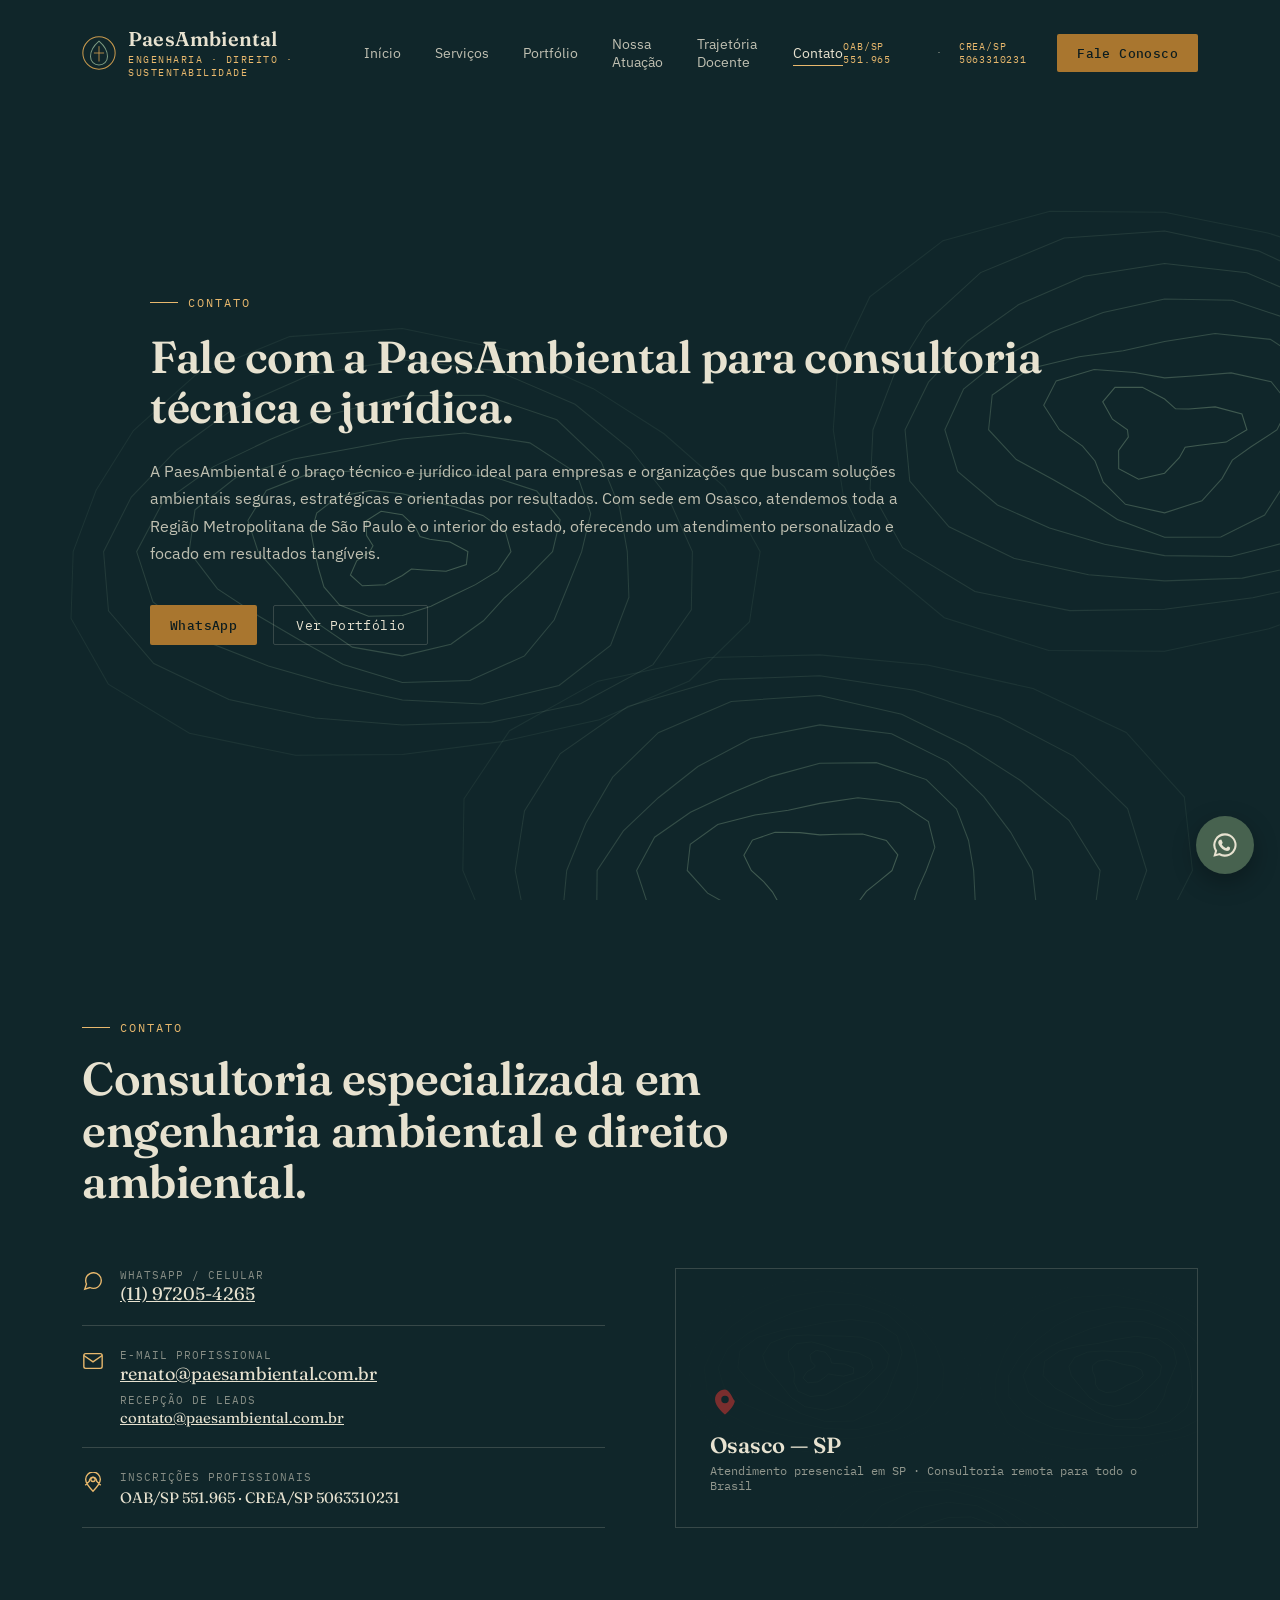
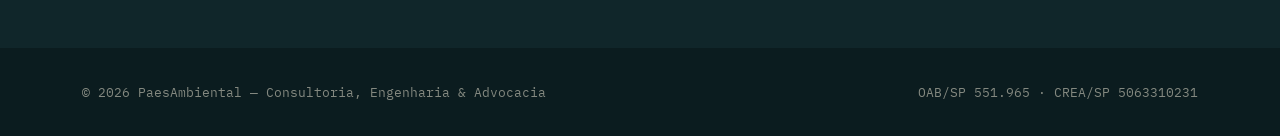
<file: contato.html>
<!DOCTYPE html>
<html lang="pt-BR">
<head>
  <meta charset="UTF-8">
  <meta name="viewport" content="width=device-width, initial-scale=1.0">
  <title>Contato — PaesAmbiental</title>
  <link rel="icon" type="image/svg+xml" href="favicon.svg">
  <link rel="preconnect" href="https://fonts.googleapis.com">
  <link rel="preconnect" href="https://fonts.gstatic.com" crossorigin>
  <link href="https://fonts.googleapis.com/css2?family=Fraunces:opsz,wght@9..144,400;9..144,500;9..144,600;9..144,700&family=IBM+Plex+Sans:wght@400;500;600&family=IBM+Plex+Mono:wght@400;500&display=swap" rel="stylesheet">
  <link rel="stylesheet" href="styles.css">
</head>
<body>
<header id="siteHeader">
  <div class="wrap">
    <div class="brand">
      <svg class="mark" viewBox="0 0 40 40" fill="none">
        <circle cx="20" cy="20" r="19" stroke="#C99A4E" stroke-width="1.2"/>
        <path d="M20 6 C13 12 10 18 10 24 C10 30 14.5 34 20 34 C25.5 34 30 30 30 24 C30 18 27 12 20 6 Z" stroke="#7C9B82" stroke-width="1.2" fill="none"/>
        <path d="M20 12 L20 30 M14 20 L26 20" stroke="#C99A4E" stroke-width="1"/>
      </svg>
      <div>
        PaesAmbiental
        <small>Engenharia · Direito · Sustentabilidade</small>
      </div>
    </div>
    <nav class="mainnav">
      <a href="index.html">Início</a>
      <a href="servicos.html">Serviços</a>
      <a href="portfolio.html">Portfólio</a>
      <a href="atuacao.html">Nossa Atuação</a>
      <a href="trajetoria.html">Trajetória Docente</a>
      <a href="contato.html" class="active">Contato</a>
    </nav>
    <div class="header-credentials">
      <span>OAB/SP 551.965</span> · <span>CREA/SP 5063310231</span>
    </div>
    <a class="cta-btn" href="https://wa.me/5511972054265" target="_blank" rel="noopener">Fale Conosco</a>
    <button class="burger" id="burgerBtn" aria-label="Abrir menu"><span></span><span></span><span></span></button>
  </div>
</header>
<div class="mobile-menu" id="mobileMenu">
  <button class="mobile-close" id="mobileClose" aria-label="Fechar menu">&times;</button>
  <a href="index.html">Início</a>
  <a href="servicos.html">Serviços</a>
  <a href="portfolio.html">Portfólio</a>
  <a href="atuacao.html">Nossa Atuação</a>
  <a href="trajetoria.html">Trajetória Docente</a>
  <a href="contato.html">Contato</a>
</div>
<section class="hero">
  <div class="contour-field" id="contourField"></div>
  <div class="wrap">
    <div class="eyebrow">Contato</div>
    <h1 class="headline">Fale com a PaesAmbiental para consultoria técnica e jurídica.</h1>
    <p class="sub">A PaesAmbiental é o braço técnico e jurídico ideal para empresas e organizações
      que buscam soluções ambientais seguras, estratégicas e orientadas por resultados. Com sede em Osasco, atendemos toda a Região Metropolitana de São Paulo e o interior do estado, oferecendo um atendimento personalizado e focado em resultados tangíveis.</p>
    <div class="hero-actions">
      <a class="cta-btn" href="https://wa.me/5511972054265" target="_blank" rel="noopener">WhatsApp</a>
      <a class="btn-ghost" href="portfolio.html">Ver Portfólio</a>
    </div>
  </div>
</section>
<section id="contato" class="section-dark">
  <div class="wrap">
    <div class="section-tag reveal">Contato</div>
    <h2 class="section-title reveal">Consultoria especializada em engenharia ambiental e direito ambiental.</h2>
    <div class="contact-wrap">
      <div class="contact-list reveal">
        <div class="contact-row">
          <svg class="c-icon" viewBox="0 0 24 24" fill="none" stroke="currentColor" stroke-width="1.5"><path d="M21 11.5a8.38 8.38 0 01-.9 3.8 8.5 8.5 0 01-7.6 4.7 8.38 8.38 0 01-3.8-.9L3 21l1.9-5.7a8.38 8.38 0 01-.9-3.8 8.5 8.5 0 014.7-7.6 8.38 8.38 0 013.8-.9h.5a8.48 8.48 0 018 8v.5z"/></svg>
          <div>
            <div class="c-label">WhatsApp / Celular</div>
            <a class="c-value" href="https://wa.me/5511972054265" target="_blank" rel="noopener">(11) 97205-4265</a>
          </div>
        </div>
        <div class="contact-row">
          <svg class="c-icon" viewBox="0 0 24 24" fill="none" stroke="currentColor" stroke-width="1.5"><path d="M4 4h16v16H4z" opacity="0"/><path d="M22 6l-10 7L2 6"/><rect x="2" y="4" width="20" height="16" rx="2"/></svg>
          <div>
            <div class="c-label">E-mail Profissional</div>
            <a class="c-value" href="mailto:renato@paesambiental.com.br">renato@paesambiental.com.br</a>
            <div class="c-label c-label--sub">Recepção de leads</div>
            <a class="c-value c-value--small" href="mailto:contato@paesambiental.com.br">contato@paesambiental.com.br</a>
          </div>
        </div>
        <div class="contact-row">
          <svg class="c-icon" viewBox="0 0 24 24" fill="none" stroke="currentColor" stroke-width="1.5"><path d="M20.4 14.5L16 10a4 4 0 10-8 0l-4.4 4.5M12 21c4-4 8-8.5 8-13a8 8 0 10-16 0c0 4.5 4 9 8 13z"/><circle cx="12" cy="8" r="2.4"/></svg>
          <div>
            <div class="c-label">Inscrições Profissionais</div>
            <div class="c-value c-value--small">OAB/SP 551.965 · CREA/SP 5063310231</div>
          </div>
        </div>
      </div>
      <div class="map-box reveal">
        <div class="contour-field" id="contourField3"></div>
        <svg class="map-pin" viewBox="0 0 24 24" fill="currentColor"><path d="M12 2C7.6 2 4 5.6 4 10c0 6 8 12 8 12s8-6 8-12c0 4.4-3.6-8-8-8zm0 11a3 3 0 110-6 3 3 0 010 6z"/></svg>
        <div class="city">Osasco — SP</div>
        <div class="region">Atendimento presencial em SP · Consultoria remota para todo o Brasil</div>
      </div>
    </div>
  </div>
</section>
<footer>
  <div class="wrap">
    <div>© <span id="year"></span> PaesAmbiental — Consultoria, Engenharia &amp; Advocacia</div>
    <div>OAB/SP 551.965 · CREA/SP 5063310231</div>
  </div>
</footer>
<a class="float-wa" href="https://wa.me/5511972054265?text=Ol%C3%A1!%20Gostaria%20de%20saber%20mais%20sobre%20a%20consultoria%20da%20PaesAmbiental." target="_blank" rel="noopener" aria-label="Falar com a PaesAmbiental pelo WhatsApp" title="Falar com a PaesAmbiental pelo WhatsApp">
  <svg viewBox="0 0 24 24" fill="currentColor"><path d="M12 2a10 10 0 00-8.6 15.1L2 22l5-1.3A10 10 0 1012 2zm0 18.2a8.2 8.2 0 01-4.2-1.1l-.3-.2-3 .8.8-2.9-.2-.3A8.2 8.2 0 1112 20.2zm4.5-6.1c-.2-.1-1.5-.7-1.7-.8-.2-.1-.4-.1-.6.1s-.7.8-.9 1c-.2.2-.3.2-.6.1a6.7 6.7 0 01-2-1.2 7.4 7.4 0 01-1.4-1.7c-.1-.2 0-.4.1-.5l.4-.5c.1-.1.2-.3.2-.4s0-.3-.1-.4-.6-1.5-.9-2c-.2-.5-.4-.4-.6-.4h-.5a1 1 0 00-.7.3 3 3 0 00-1 2.2c0 1.3.9 2.6 1.1 2.8s1.7 2.7 4.2 3.7a14 14 0 001.4.5 3.4 3.4 0 001.5.1c.5-.1 1.5-.6 1.7-1.2s.2-1.1.2-1.2-.2-.2-.4-.3z"/></svg>
</a>
<script src="scripts.js"></script>
</body>
</html>
</file>
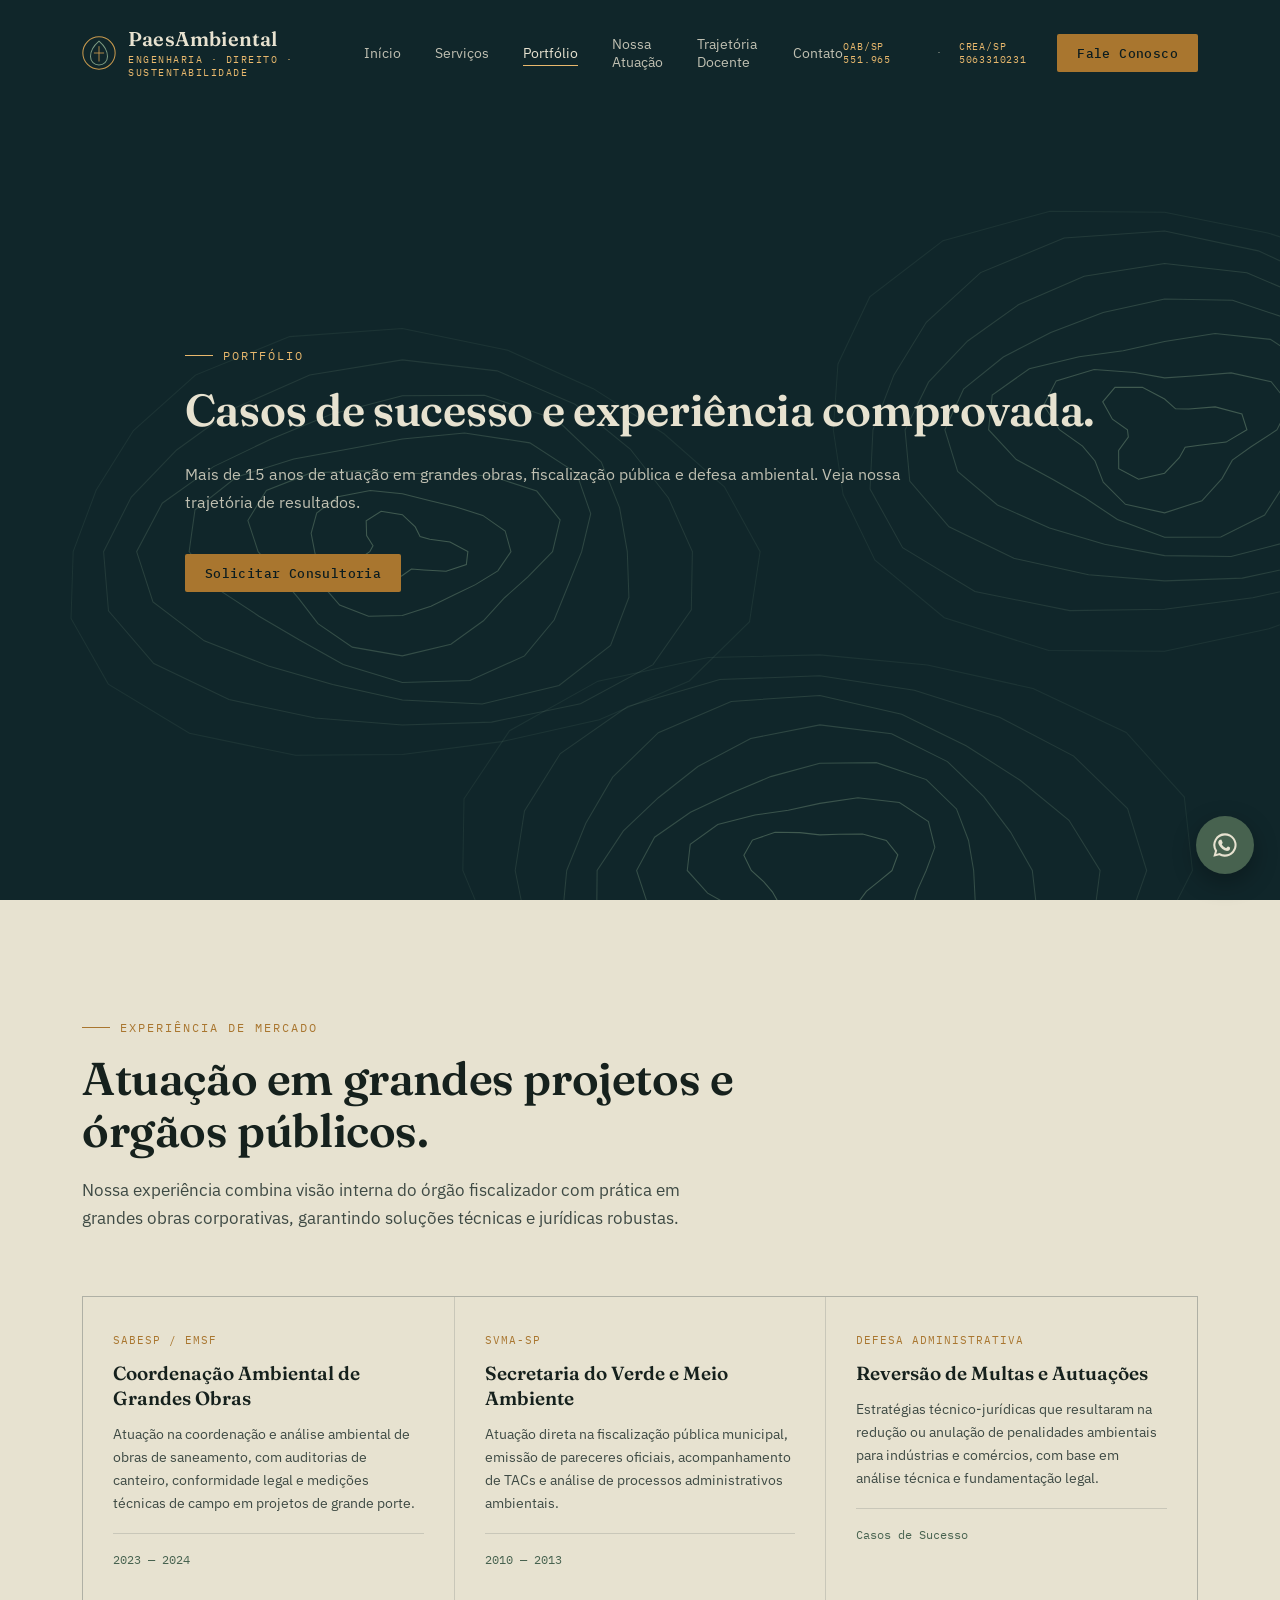
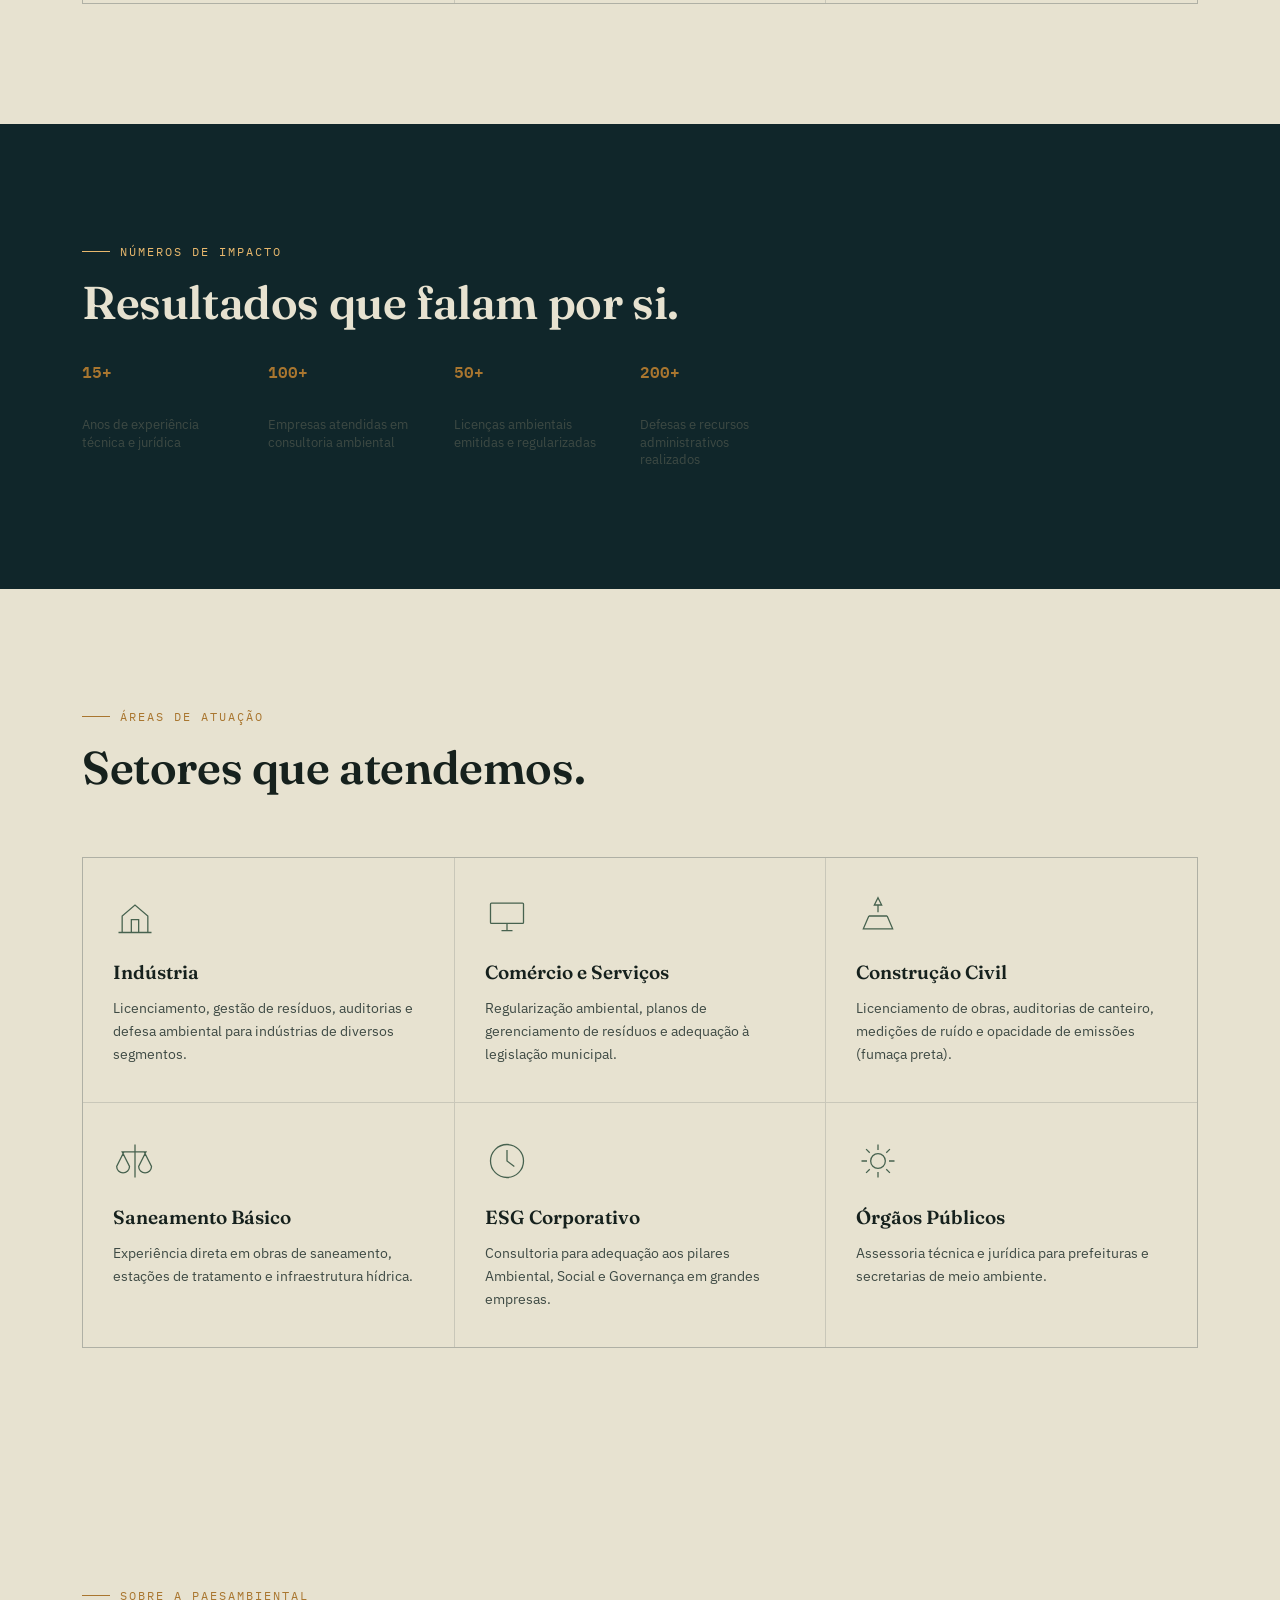
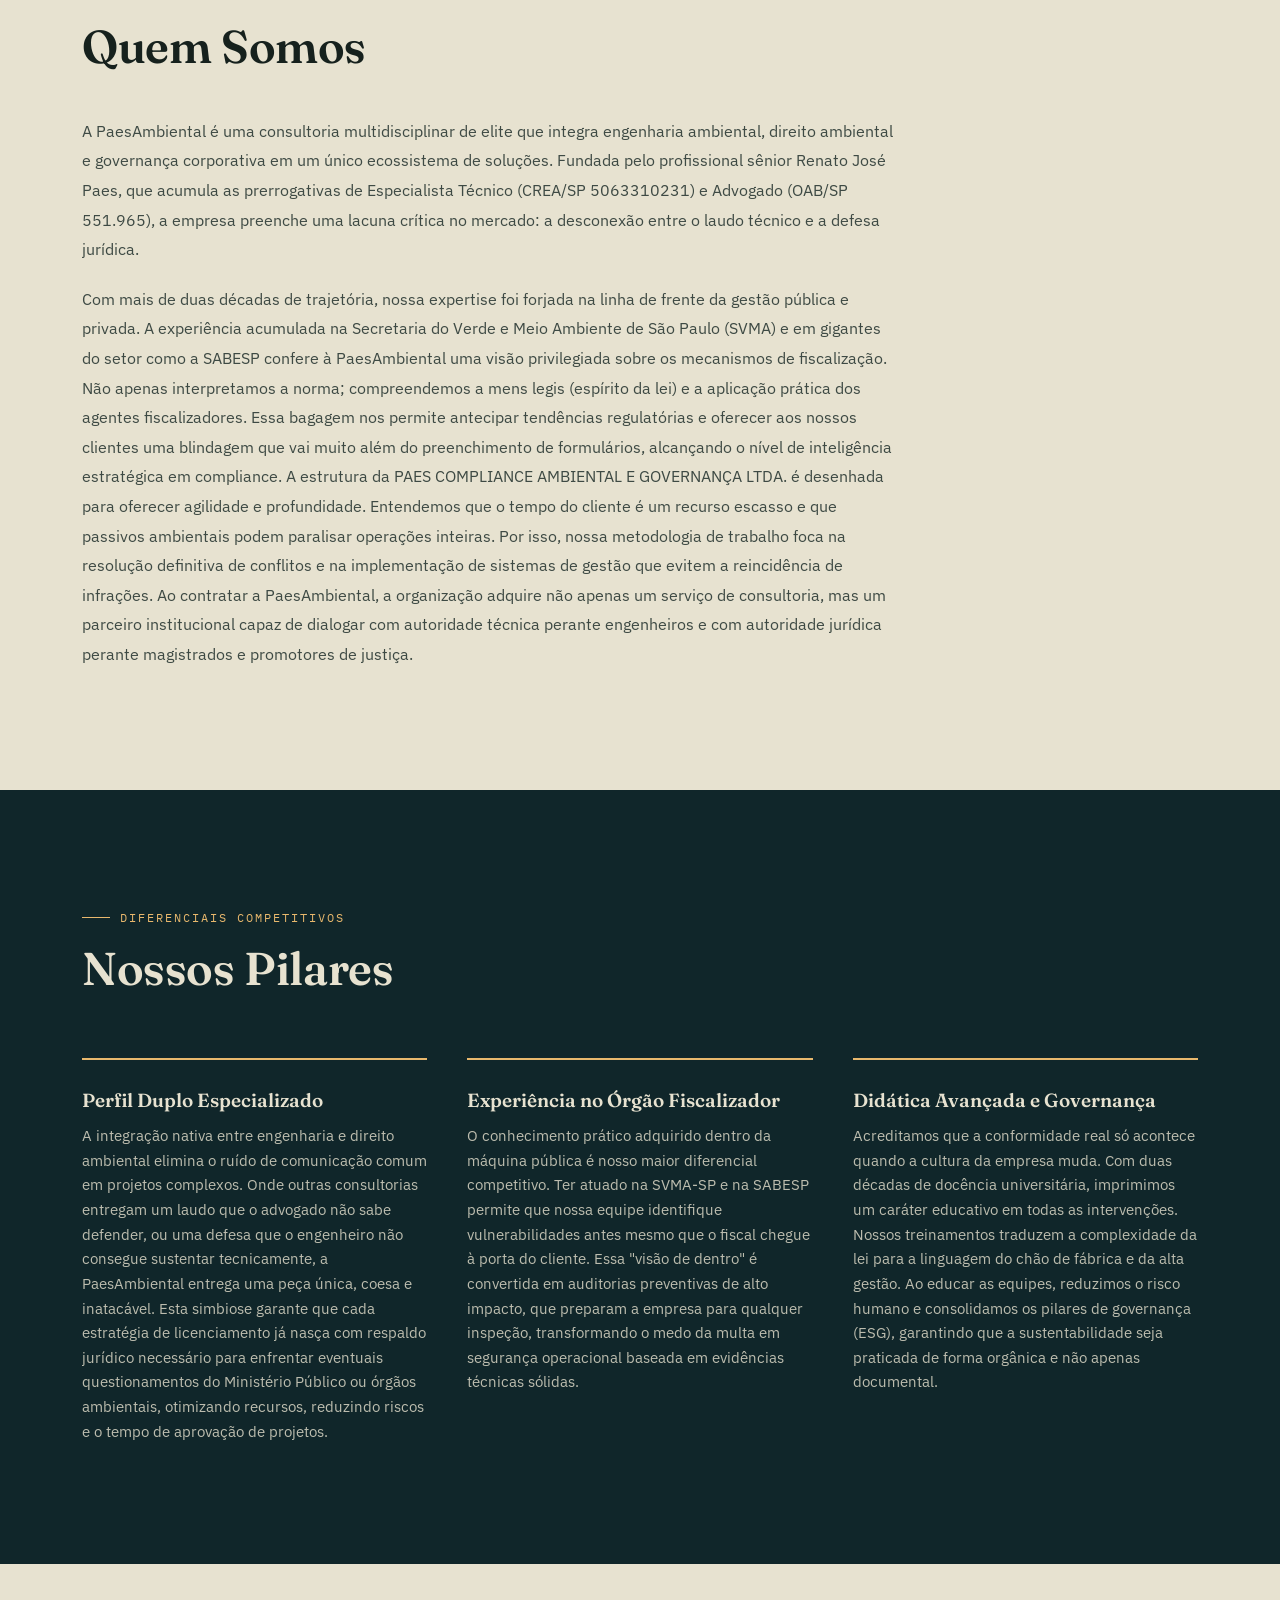
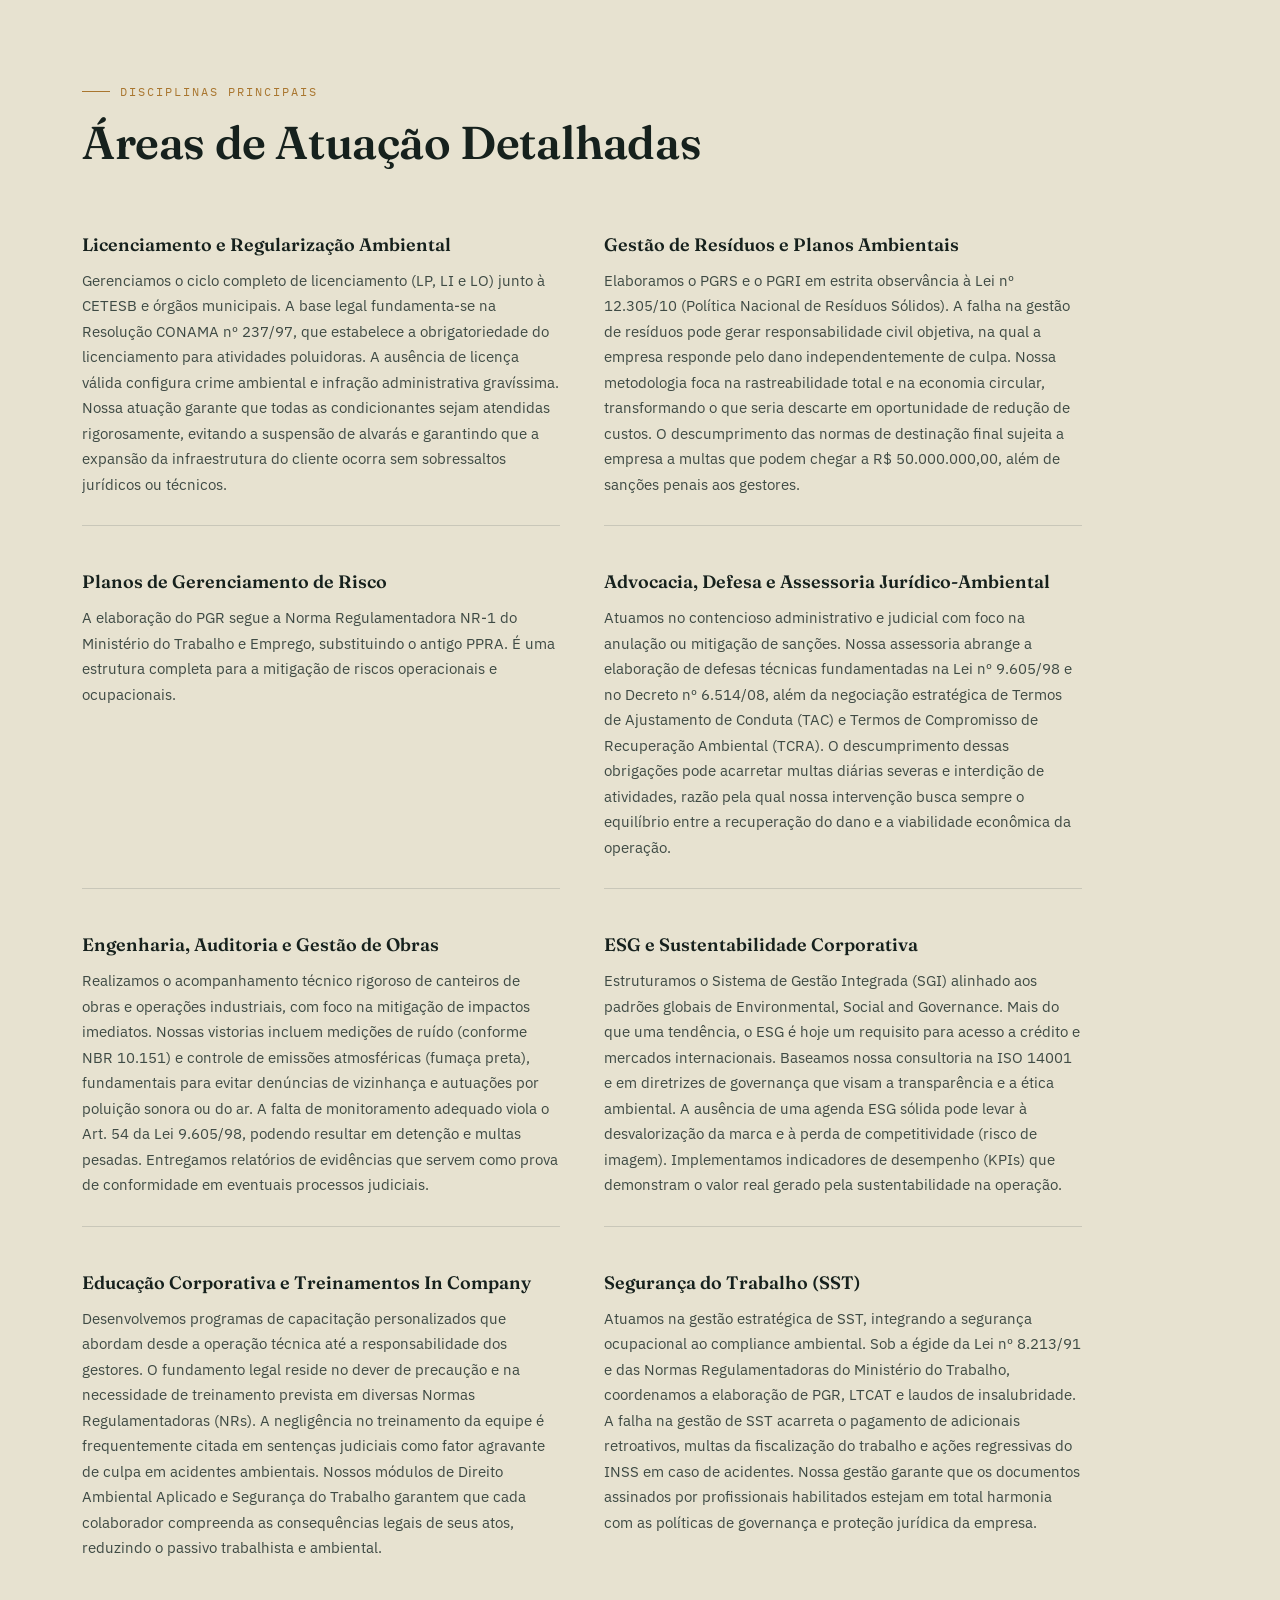
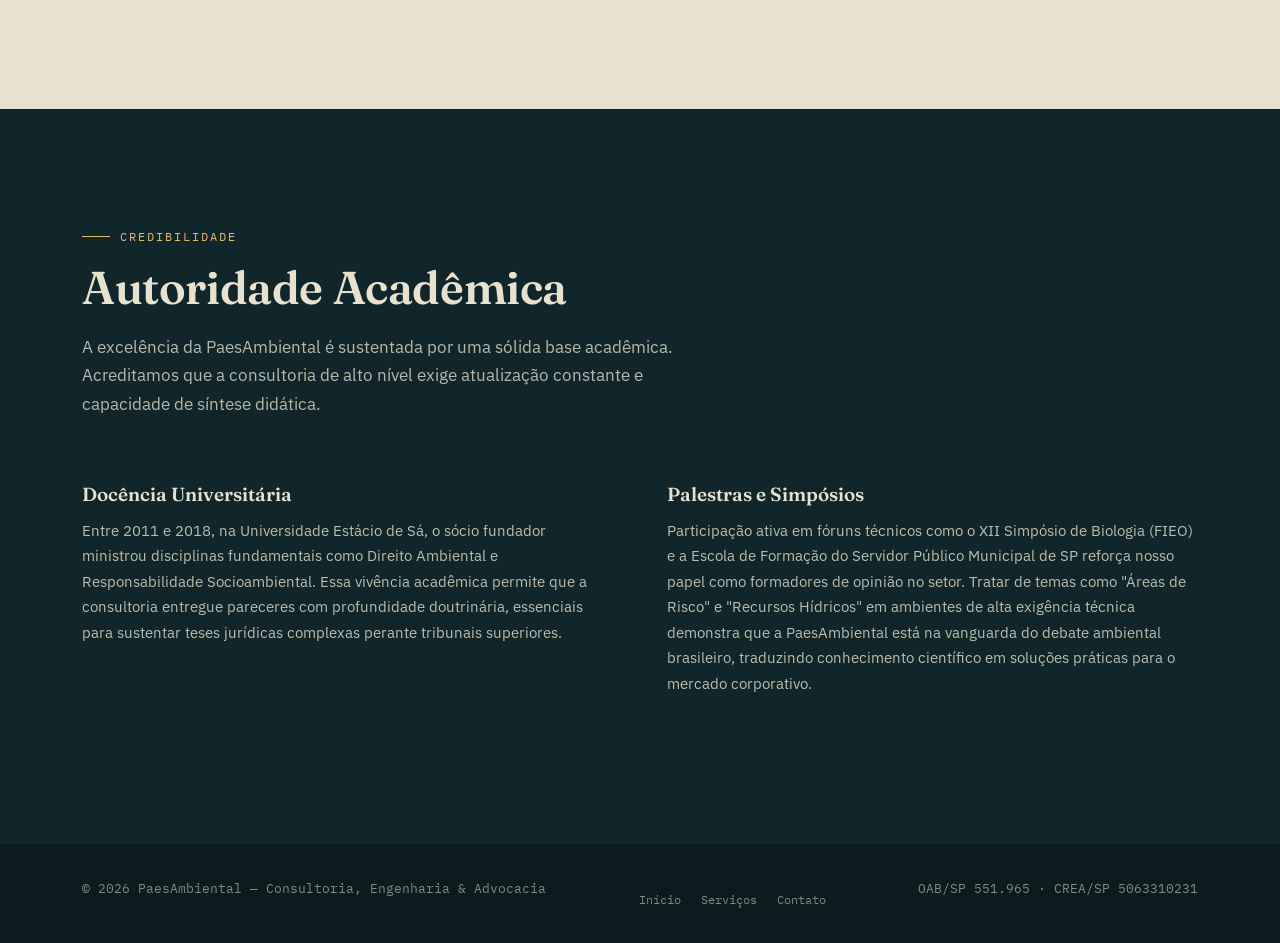
<file: portfolio.html>
<!DOCTYPE html>
<html lang="pt-BR">
<head>
  <meta charset="UTF-8">
  <meta name="viewport" content="width=device-width, initial-scale=1.0">
  <title>Portfólio — PaesAmbiental</title>
  <link rel="icon" type="image/svg+xml" href="favicon.svg">
  <link rel="preconnect" href="https://fonts.googleapis.com">
  <link rel="preconnect" href="https://fonts.gstatic.com" crossorigin>
  <link href="https://fonts.googleapis.com/css2?family=Fraunces:opsz,wght@9..144,400;9..144,500;9..144,600;9..144,700&family=IBM+Plex+Sans:wght@400;500;600&family=IBM+Plex+Mono:wght@400;500&display=swap" rel="stylesheet">
  <link rel="stylesheet" href="styles.css">
</head>
<body>
<header id="siteHeader">
  <div class="wrap">
    <div class="brand">
      <svg class="mark" viewBox="0 0 40 40" fill="none">
        <circle cx="20" cy="20" r="19" stroke="#C99A4E" stroke-width="1.2"/>
        <path d="M20 6 C13 12 10 18 10 24 C10 30 14.5 34 20 34 C25.5 34 30 30 30 24 C30 18 27 12 20 6 Z" stroke="#7C9B82" stroke-width="1.2" fill="none"/>
        <path d="M20 12 L20 30 M14 20 L26 20" stroke="#C99A4E" stroke-width="1"/>
      </svg>
      <div>
        PaesAmbiental
        <small>Engenharia · Direito · Sustentabilidade</small>
      </div>
    </div>
    <nav class="mainnav">
      <a href="index.html">Início</a>
      <a href="servicos.html">Serviços</a>
      <a href="portfolio.html" class="active">Portfólio</a>
      <a href="atuacao.html">Nossa Atuação</a>
      <a href="trajetoria.html">Trajetória Docente</a>
      <a href="contato.html">Contato</a>
    </nav>
    <div class="header-credentials">
      <span>OAB/SP 551.965</span> · <span>CREA/SP 5063310231</span>
    </div>
    <a class="cta-btn" href="https://wa.me/5511972054265" target="_blank" rel="noopener">Fale Conosco</a>
    <button class="burger" id="burgerBtn" aria-label="Abrir menu"><span></span><span></span><span></span></button>
  </div>
</header>
<div class="mobile-menu" id="mobileMenu">
  <button class="mobile-close" id="mobileClose" aria-label="Fechar menu">&times;</button>
  <a href="index.html">Início</a>
  <a href="servicos.html">Serviços</a>
  <a href="portfolio.html">Portfólio</a>
  <a href="atuacao.html">Nossa Atuação</a>
  <a href="trajetoria.html">Trajetória Docente</a>
  <a href="contato.html">Contato</a>
</div>
<section class="hero">
  <div class="contour-field" id="contourField"></div>
  <div class="wrap">
    <div class="eyebrow">Portfólio</div>
    <h1 class="headline">Casos de sucesso e experiência comprovada.</h1>
    <p class="sub">Mais de 15 anos de atuação em grandes obras, fiscalização pública e defesa ambiental. Veja nossa trajetória de resultados.</p>
    <div class="hero-actions">
      <a class="cta-btn" href="https://wa.me/5511972054265" target="_blank" rel="noopener">Solicitar Consultoria</a>
    </div>
  </div>
</section>
<section>
  <div class="wrap">
    <div class="section-tag reveal">Experiência de Mercado</div>
    <h2 class="section-title reveal">Atuação em grandes projetos e órgãos públicos.</h2>
    <p class="section-intro reveal">Nossa experiência combina visão interna do órgão fiscalizador com prática em grandes obras corporativas, garantindo soluções técnicas e jurídicas robustas.</p>
    <div class="case-grid reveal">
      <div class="case-card">
        <div class="case-tag">SABESP / EMSF</div>
        <h4>Coordenação Ambiental de Grandes Obras</h4>
        <p>Atuação na coordenação e análise ambiental de obras de saneamento, com auditorias de canteiro, conformidade legal e medições técnicas de campo em projetos de grande porte.</p>
        <div class="case-result">2023 — 2024</div>
      </div>
      <div class="case-card">
        <div class="case-tag">SVMA-SP</div>
        <h4>Secretaria do Verde e Meio Ambiente</h4>
        <p>Atuação direta na fiscalização pública municipal, emissão de pareceres oficiais, acompanhamento de TACs e análise de processos administrativos ambientais.</p>
        <div class="case-result">2010 — 2013</div>
      </div>
      <div class="case-card">
        <div class="case-tag">Defesa Administrativa</div>
        <h4>Reversão de Multas e Autuações</h4>
        <p>Estratégias técnico-jurídicas que resultaram na redução ou anulação de penalidades ambientais para indústrias e comércios, com base em análise técnica e fundamentação legal.</p>
        <div class="case-result">Casos de Sucesso</div>
      </div>
    </div>
  </div>
</section>
<section class="section-dark">
  <div class="wrap">
    <div class="section-tag reveal">Números de Impacto</div>
    <h2 class="section-title reveal">Resultados que falam por si.</h2>
    <div class="stat-block reveal">
      <div class="stat">
        <div class="num"><span class="count" data-target="15">15</span><span>+</span></div>
        <div class="label">Anos de experiência técnica e jurídica</div>
      </div>
      <div class="stat">
        <div class="num"><span class="count" data-target="100">100</span><span>+</span></div>
        <div class="label">Empresas atendidas em consultoria ambiental</div>
      </div>
      <div class="stat">
        <div class="num"><span class="count" data-target="50">50</span><span>+</span></div>
        <div class="label">Licenças ambientais emitidas e regularizadas</div>
      </div>
      <div class="stat">
        <div class="num"><span class="count" data-target="200">200</span><span>+</span></div>
        <div class="label">Defesas e recursos administrativos realizados</div>
      </div>
    </div>
  </div>
</section>
<section>
  <div class="wrap">
    <div class="section-tag reveal">Áreas de Atuação</div>
    <h2 class="section-title reveal">Setores que atendemos.</h2>
    <div class="services-grid reveal">
      <div class="svc-card">
        <svg class="svc-icon" viewBox="0 0 48 48" fill="none" stroke="currentColor" stroke-width="1.4"><path d="M6 42h36M10 42V24l14-12 14 12v18M20 42V28h8v14"/></svg>
        <h4>Indústria</h4>
        <p>Licenciamento, gestão de resíduos, auditorias e defesa ambiental para indústrias de diversos segmentos.</p>
      </div>
      <div class="svc-card">
        <svg class="svc-icon" viewBox="0 0 48 48" fill="none" stroke="currentColor" stroke-width="1.4"><rect x="6" y="10" width="36" height="22" rx="1"/><path d="M18 40h12M24 32v8"/></svg>
        <h4>Comércio e Serviços</h4>
        <p>Regularização ambiental, planos de gerenciamento de resíduos e adequação à legislação municipal.</p>
      </div>
      <div class="svc-card">
        <svg class="svc-icon" viewBox="0 0 48 48" fill="none" stroke="currentColor" stroke-width="1.4"><path d="M24 4l4 8h-8l4-8zM24 12v8M14 24l-6 14h32l-6-14M14 24h20"/></svg>
        <h4>Construção Civil</h4>
        <p>Licenciamento de obras, auditorias de canteiro, medições de ruído e opacidade de emissões (fumaça preta).</p>
      </div>
      <div class="svc-card">
        <svg class="svc-icon" viewBox="0 0 48 48" fill="none" stroke="currentColor" stroke-width="1.4"><path d="M24 6v36M12 14l-8 16a7 7 0 0014 0l-8-16zM36 14l-8 16a7 7 0 0014 0l-8-16zM12 14h24"/></svg>
        <h4>Saneamento Básico</h4>
        <p>Experiência direta em obras de saneamento, estações de tratamento e infraestrutura hídrica.</p>
      </div>
      <div class="svc-card">
        <svg class="svc-icon" viewBox="0 0 48 48" fill="none" stroke="currentColor" stroke-width="1.4"><circle cx="24" cy="24" r="18"/><path d="M24 12v12l8 6"/></svg>
        <h4>ESG Corporativo</h4>
        <p>Consultoria para adequação aos pilares Ambiental, Social e Governança em grandes empresas.</p>
      </div>
      <div class="svc-card">
        <svg class="svc-icon" viewBox="0 0 48 48" fill="none" stroke="currentColor" stroke-width="1.4"><path d="M24 6v6M24 36v6M6 24h6M36 24h6M11 11l4 4M33 33l4 4M11 37l4-4M33 15l4-4"/><circle cx="24" cy="24" r="8"/></svg>
        <h4>Órgãos Públicos</h4>
        <p>Assessoria técnica e jurídica para prefeituras e secretarias de meio ambiente.</p>
      </div>
    </div>
  </div>
</section>
<section>
  <div class="wrap">
    <div class="section-tag reveal">Sobre a PaesAmbiental</div>
    <h2 class="section-title reveal">Quem Somos</h2>
    <div class="about-content reveal">
      <p>A PaesAmbiental é uma consultoria multidisciplinar de elite que integra engenharia ambiental, direito ambiental e governança corporativa em um único ecossistema de soluções. Fundada pelo profissional sênior Renato José Paes, que acumula as prerrogativas de Especialista Técnico (CREA/SP 5063310231) e Advogado (OAB/SP 551.965), a empresa preenche uma lacuna crítica no mercado: a desconexão entre o laudo técnico e a defesa jurídica.</p>
      <p>Com mais de duas décadas de trajetória, nossa expertise foi forjada na linha de frente da gestão pública e privada. A experiência acumulada na Secretaria do Verde e Meio Ambiente de São Paulo (SVMA) e em gigantes do setor como a SABESP confere à PaesAmbiental uma visão privilegiada sobre os mecanismos de fiscalização. Não apenas interpretamos a norma; compreendemos a mens legis (espírito da lei) e a aplicação prática dos agentes fiscalizadores. Essa bagagem nos permite antecipar tendências regulatórias e oferecer aos nossos clientes uma blindagem que vai muito além do preenchimento de formulários, alcançando o nível de inteligência estratégica em compliance. A estrutura da PAES COMPLIANCE AMBIENTAL E GOVERNANÇA LTDA. é desenhada para oferecer agilidade e profundidade. Entendemos que o tempo do cliente é um recurso escasso e que passivos ambientais podem paralisar operações inteiras. Por isso, nossa metodologia de trabalho foca na resolução definitiva de conflitos e na implementação de sistemas de gestão que evitem a reincidência de infrações. Ao contratar a PaesAmbiental, a organização adquire não apenas um serviço de consultoria, mas um parceiro institucional capaz de dialogar com autoridade técnica perante engenheiros e com autoridade jurídica perante magistrados e promotores de justiça. </p>
    </div>
  </div>
</section>
<section class="section-dark">
  <div class="wrap">
    <div class="section-tag reveal">Diferenciais Competitivos</div>
    <h2 class="section-title reveal">Nossos Pilares</h2>
    <div class="pillars-grid reveal">
      <div class="pillar-card">
        <h4>Perfil Duplo Especializado</h4>
        <p>A integração nativa entre engenharia e direito ambiental elimina o ruído de comunicação comum em projetos complexos.
           Onde outras consultorias entregam um laudo que o advogado não sabe defender, ou uma defesa que o engenheiro não consegue
            sustentar tecnicamente, a PaesAmbiental entrega uma peça única, coesa e inatacável. Esta simbiose garante que cada 
            estratégia de licenciamento já nasça com respaldo jurídico necessário para enfrentar eventuais
            questionamentos do Ministério Público ou órgãos ambientais, otimizando recursos, reduzindo riscos e o tempo de aprovação de projetos.</p>
      </div>
      <div class="pillar-card">
        <h4>Experiência no Órgão Fiscalizador</h4>
        <p>O conhecimento prático adquirido dentro da máquina pública é nosso maior diferencial competitivo. Ter atuado na SVMA-SP e na SABESP permite que nossa equipe identifique vulnerabilidades antes mesmo que o fiscal chegue à porta do cliente. Essa "visão de dentro" é convertida em auditorias preventivas de alto impacto, que preparam a empresa para qualquer inspeção, transformando o medo da multa em segurança operacional baseada em evidências técnicas sólidas.</p>
      </div>
      <div class="pillar-card">
        <h4>Didática Avançada e Governança</h4>
        <p>Acreditamos que a conformidade real só acontece quando a cultura da empresa muda. Com duas décadas de docência universitária, imprimimos um caráter educativo em todas as intervenções. Nossos treinamentos traduzem a complexidade da lei para a linguagem do chão de fábrica e da alta gestão. Ao educar as equipes, reduzimos o risco humano e consolidamos os pilares de governança (ESG), garantindo que a sustentabilidade seja praticada de forma orgânica e não apenas documental. </p>
      </div>
    </div>
  </div>
</section>
<section>
  <div class="wrap">
    <div class="section-tag reveal">Disciplinas Principais</div>
    <h2 class="section-title reveal">Áreas de Atuação Detalhadas</h2>
    <div class="detailed-services reveal">
      <div class="detail-item">
        <h4>Licenciamento e Regularização Ambiental</h4>
        <p>Gerenciamos o ciclo completo de licenciamento (LP, LI e LO) junto à CETESB e órgãos municipais. A base legal fundamenta-se na Resolução CONAMA nº 237/97,
           que estabelece a obrigatoriedade do licenciamento para atividades poluidoras. A ausência de licença válida configura crime ambiental e infração administrativa gravíssima.
            Nossa atuação garante que todas as condicionantes sejam atendidas rigorosamente, evitando a suspensão de alvarás e garantindo que a expansão da infraestrutura do cliente ocorra sem sobressaltos jurídicos ou técnicos.</p>
      </div>
      <div class="detail-item">
        <h4>Gestão de Resíduos e Planos Ambientais</h4>
        <p>Elaboramos o PGRS e o PGRI em estrita observância à Lei nº 12.305/10 (Política Nacional de Resíduos Sólidos). A falha na gestão de resíduos pode gerar responsabilidade civil objetiva, na qual a empresa responde pelo dano independentemente de culpa.
         Nossa metodologia foca na rastreabilidade total e na economia circular, transformando o que seria descarte em oportunidade de redução de custos. 
          O descumprimento das normas de destinação final sujeita a empresa a multas que podem chegar a R$ 50.000.000,00, além de sanções penais aos gestores.</p>
      </div>
      <div class="detail-item">
        <h4>Planos de Gerenciamento de Risco</h4>
        <p>A elaboração do PGR segue a Norma Regulamentadora NR-1 do Ministério do Trabalho e Emprego, substituindo o antigo PPRA. É uma estrutura completa para a mitigação de riscos operacionais e ocupacionais.</p>
      </div>
      <div class="detail-item">
        <h4>Advocacia, Defesa e Assessoria Jurídico-Ambiental</h4>
        <p>Atuamos no contencioso administrativo e judicial com foco na anulação ou mitigação de sanções. Nossa assessoria abrange a elaboração de defesas técnicas fundamentadas na Lei nº 9.605/98 e no Decreto nº 6.514/08, além da negociação estratégica de Termos de Ajustamento de Conduta (TAC) e Termos de Compromisso de Recuperação Ambiental (TCRA). 
          O descumprimento dessas obrigações pode acarretar multas diárias severas e interdição de atividades, razão pela qual nossa intervenção busca sempre o equilíbrio entre a recuperação do dano e a viabilidade econômica da operação.</p>
      </div>
      <div class="detail-item">
        <h4>Engenharia, Auditoria e Gestão de Obras</h4>
        <p>Realizamos o acompanhamento técnico rigoroso de canteiros de obras e operações industriais, com foco na mitigação de impactos imediatos. Nossas vistorias incluem medições de ruído (conforme NBR 10.151) e controle de emissões atmosféricas (fumaça preta), fundamentais para evitar denúncias de vizinhança e autuações por poluição sonora ou do ar. 
          A falta de monitoramento adequado viola o Art. 54 da Lei 9.605/98, podendo resultar em detenção e multas pesadas. Entregamos relatórios de evidências que servem como prova de conformidade em eventuais processos judiciais.</p>
      </div>
      <div class="detail-item">
        <h4>ESG e Sustentabilidade Corporativa</h4>
        <p>Estruturamos o Sistema de Gestão Integrada (SGI) alinhado aos padrões globais de Environmental, Social and Governance. Mais do que uma tendência, o ESG é hoje um requisito para acesso a crédito e mercados internacionais. Baseamos nossa consultoria na ISO 14001 e em diretrizes de governança que visam a transparência e a ética ambiental.
           A ausência de uma agenda ESG sólida pode levar à desvalorização da marca e à perda de competitividade (risco de imagem). Implementamos indicadores de desempenho (KPIs) que demonstram o valor real gerado pela sustentabilidade na operação.</p>
      </div>
      <div class="detail-item">
        <h4>Educação Corporativa e Treinamentos In Company</h4>
        <p>Desenvolvemos programas de capacitação personalizados que abordam desde a operação técnica até a responsabilidade dos gestores. O fundamento legal reside no dever de precaução e na necessidade de treinamento prevista em diversas Normas Regulamentadoras (NRs). A negligência no treinamento da equipe é frequentemente citada em sentenças judiciais como fator agravante de culpa em acidentes ambientais.
           Nossos módulos de Direito Ambiental Aplicado e Segurança do Trabalho garantem que cada colaborador compreenda as consequências legais de seus atos, reduzindo o passivo trabalhista e ambiental.</p>
      </div>
      <div class="detail-item">
        <h4>Segurança do Trabalho (SST)</h4>
        <p>Atuamos na gestão estratégica de SST, integrando a segurança ocupacional ao compliance ambiental. Sob a égide da Lei nº 8.213/91 e das Normas Regulamentadoras do Ministério do Trabalho, coordenamos a elaboração de PGR, LTCAT e laudos de insalubridade. A falha na gestão de SST acarreta o pagamento de adicionais retroativos, multas da fiscalização do trabalho e ações regressivas do INSS em caso de acidentes.
           Nossa gestão garante que os documentos assinados por profissionais habilitados estejam em total harmonia com as políticas de governança e proteção jurídica da empresa.</p>
      </div>
    </div>
  </div>
</section>
<section class="section-dark">
  <div class="wrap">
    <div class="section-tag reveal">Credibilidade</div>
    <h2 class="section-title reveal">Autoridade Acadêmica</h2>
    <p class="section-intro reveal">A excelência da PaesAmbiental é sustentada por uma sólida base acadêmica. Acreditamos que a consultoria de alto nível exige atualização constante e capacidade de síntese didática.  </p>
    <div class="academic-grid reveal">
      <div class="academic-item">
        <h4>Docência Universitária</h4>
          <p>Entre 2011 e 2018, na Universidade Estácio de Sá, o sócio fundador ministrou disciplinas fundamentais como Direito Ambiental e Responsabilidade Socioambiental.
            Essa vivência acadêmica permite que a consultoria entregue pareceres com profundidade doutrinária, essenciais para sustentar teses jurídicas complexas perante tribunais superiores.</p>
      </div>
      <div class="academic-item">
        <h4>Palestras e Simpósios</h4>
          <p>Participação ativa em fóruns técnicos como o XII Simpósio de Biologia (FIEO) e a Escola de Formação do Servidor Público Municipal de SP
            reforça nosso papel como formadores de opinião no setor. Tratar de temas como "Áreas de Risco" e "Recursos Hídricos" em ambientes de alta exigência técnica demonstra que a PaesAmbiental está na
           vanguarda do debate ambiental brasileiro, traduzindo conhecimento científico em soluções práticas para o mercado corporativo.</p>
      </div>
    </div>
  </div>
</section>
<footer>
  <div class="wrap">
    <div>© <span id="year"></span> PaesAmbiental — Consultoria, Engenharia &amp; Advocacia</div>
    <div class="footer-nav">
      <a href="index.html">Início</a>
      <a href="servicos.html">Serviços</a>
      <a href="contato.html">Contato</a>
    </div>
    <div>OAB/SP 551.965 · CREA/SP 5063310231</div>
  </div>
</footer>
<a class="float-wa" href="https://wa.me/5511972054265?text=Ol%C3%A1!%20Gostaria%20de%20saber%20mais%20sobre%20a%20consultoria%20da%20PaesAmbiental." target="_blank" rel="noopener" aria-label="Falar com a PaesAmbiental pelo WhatsApp" title="Falar com a PaesAmbiental pelo WhatsApp">
  <svg viewBox="0 0 24 24" fill="currentColor"><path d="M12 2a10 10 0 00-8.6 15.1L2 22l5-1.3A10 10 0 1012 2zm0 18.2a8.2 8.2 0 01-4.2-1.1l-.3-.2-3 .8.8-2.9-.2-.3A8.2 8.2 0 1112 20.2zm4.5-6.1c-.2-.1-1.5-.7-1.7-.8-.2-.1-.4-.1-.6.1s-.7.8-.9 1c-.2.2-.3.2-.6.1a6.7 6.7 0 01-2-1.2 7.4 7.4 0 01-1.4-1.7c-.1-.2 0-.4.1-.5l.4-.5c.1-.1.2-.3.2-.4s0-.3-.1-.4-.6-1.5-.9-2c-.2-.5-.4-.4-.6-.4h-.5a1 1 0 00-.7.3 3 3 0 00-1 2.2c0 1.3.9 2.6 1.1 2.8s1.7 2.7 4.2 3.7a14 14 0 001.4.5 3.4 3.4 0 001.5.1c.5-.1 1.5-.6 1.7-1.2s.2-1.1.2-1.2-.2-.2-.4-.3z"/></svg>
</a>
<script src="scripts.js"></script>
</body>
</html>
</file>
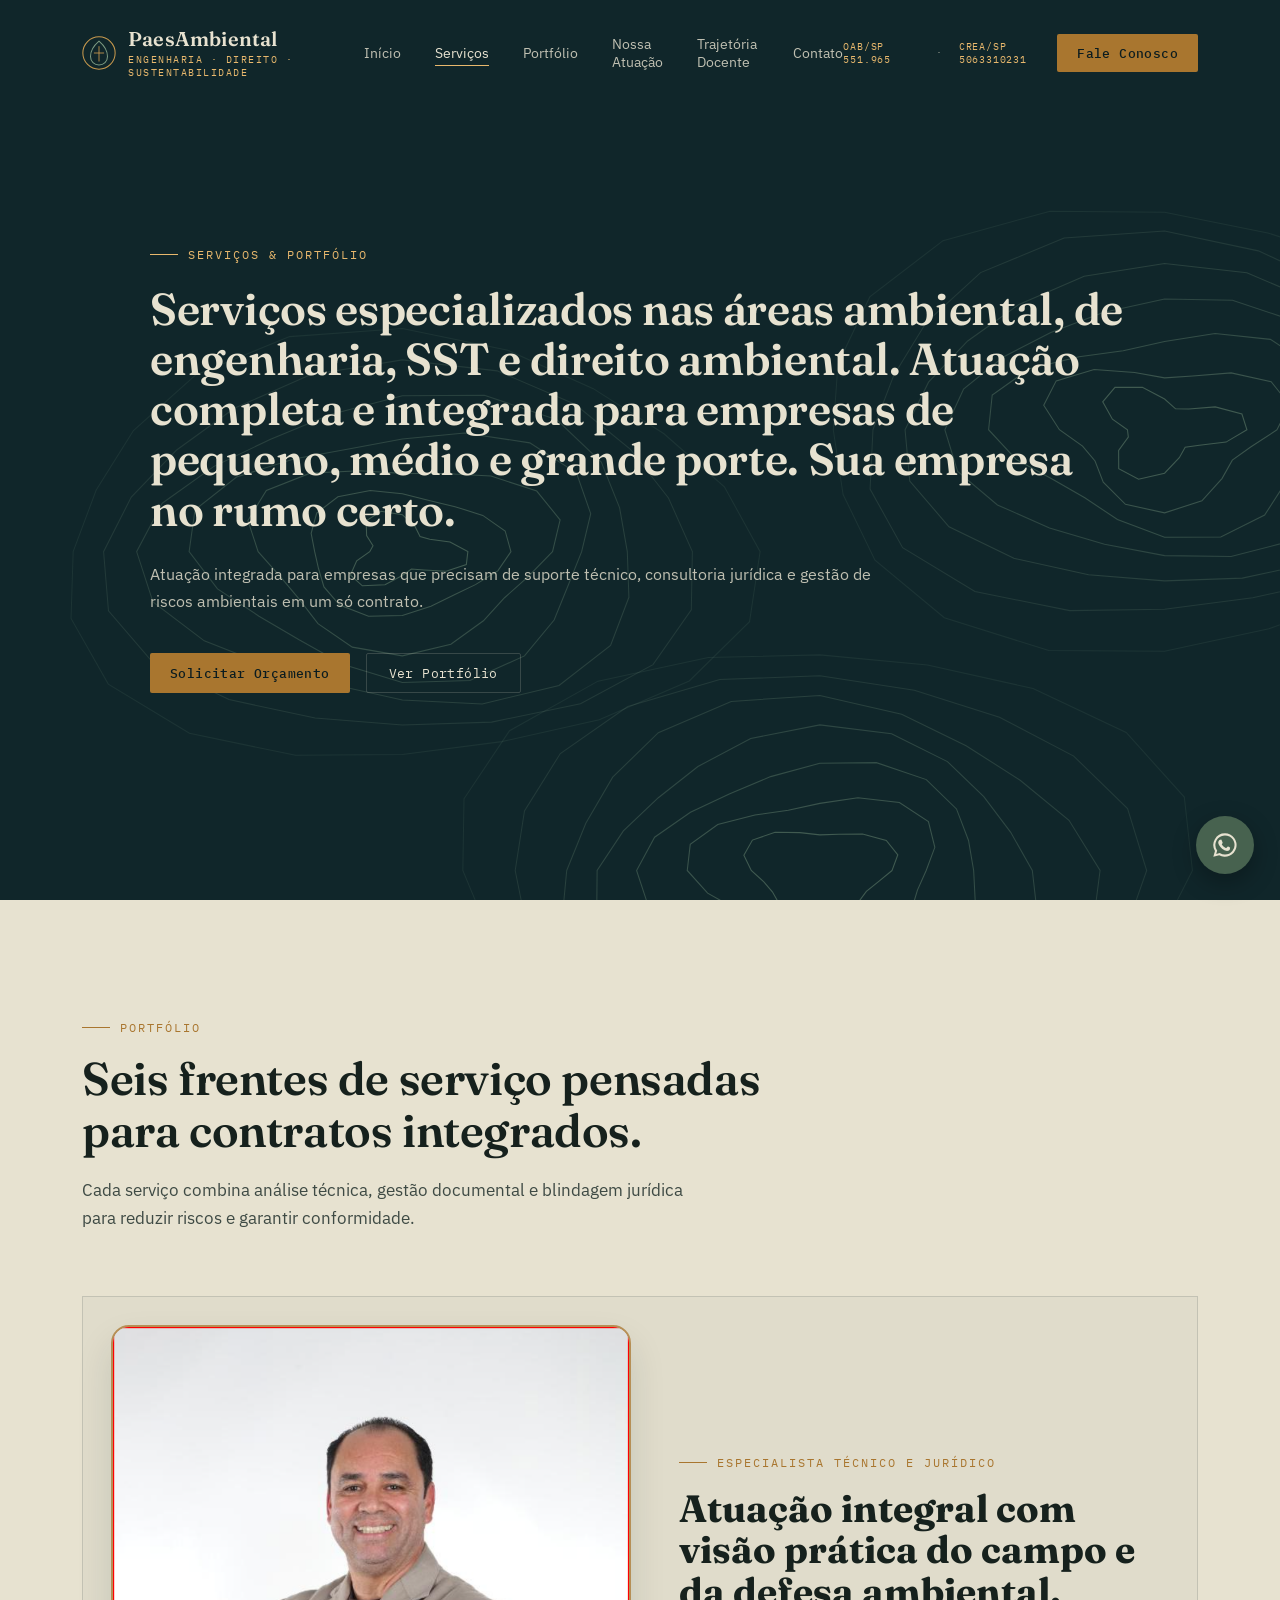
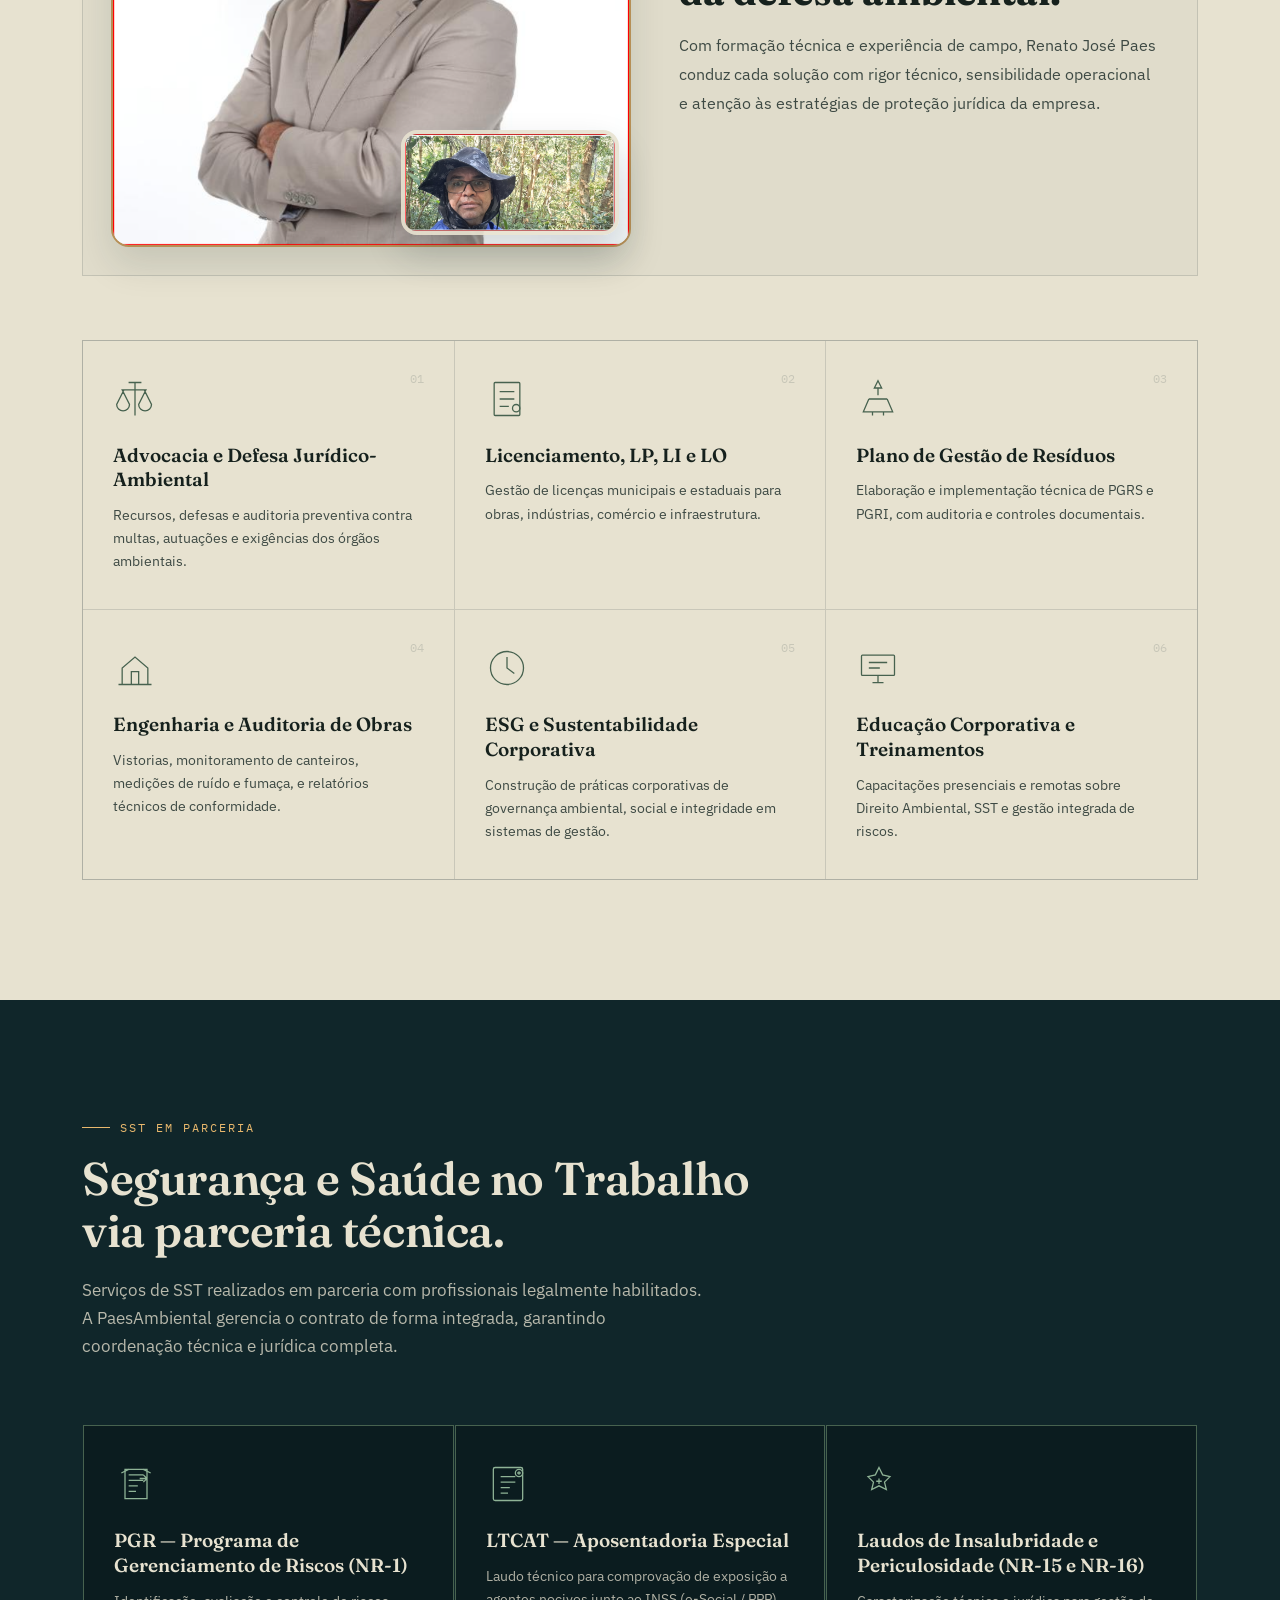
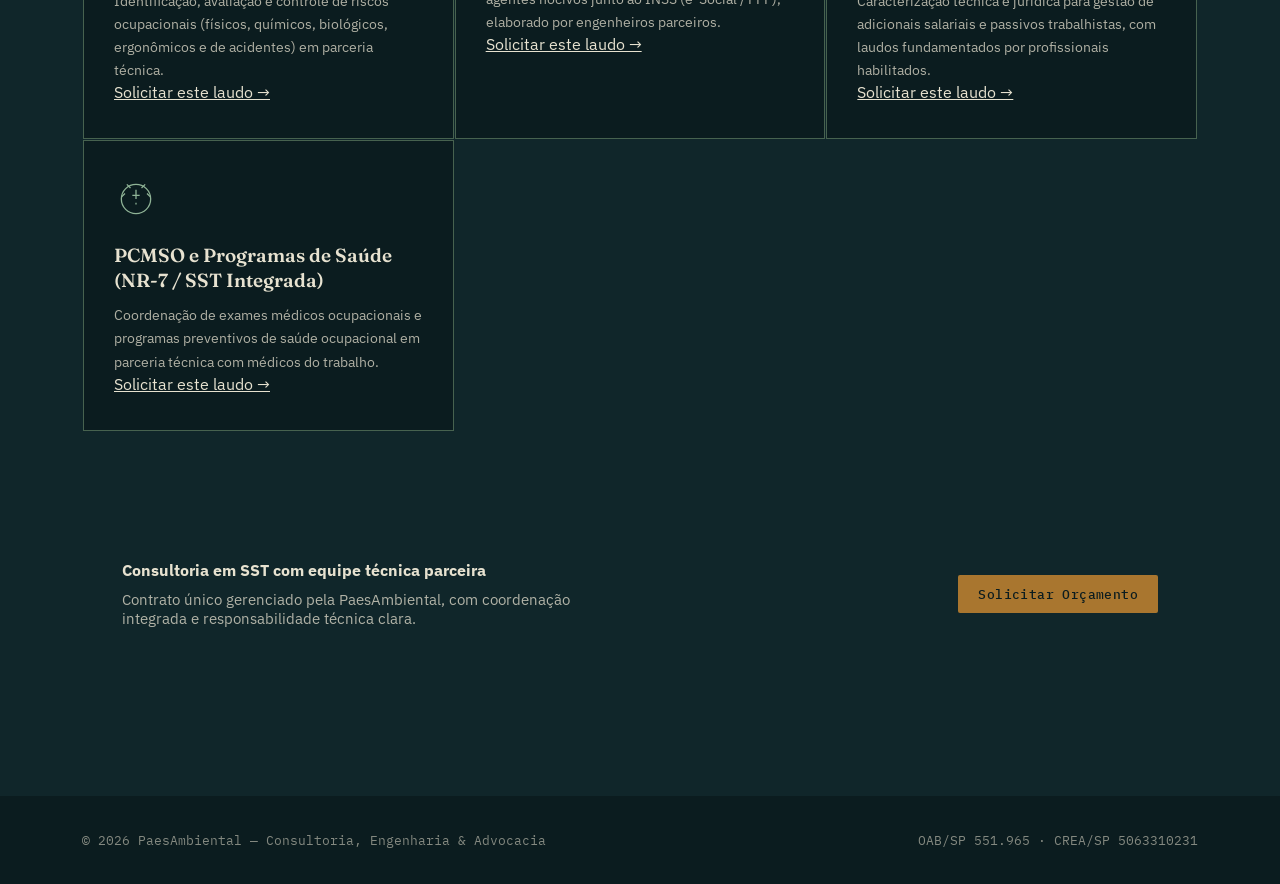
<file: servicos.html>
<!DOCTYPE html>
<html lang="pt-BR">
<head>
  <meta charset="UTF-8">
  <meta name="viewport" content="width=device-width, initial-scale=1.0">
  <title>Serviços — PaesAmbiental</title>
  <link rel="icon" type="image/svg+xml" href="favicon.svg">
  <link rel="preconnect" href="https://fonts.googleapis.com">
  <link rel="preconnect" href="https://fonts.gstatic.com" crossorigin>
  <link href="https://fonts.googleapis.com/css2?family=Fraunces:opsz,wght@9..144,400;9..144,500;9..144,600;9..144,700&family=IBM+Plex+Sans:wght@400;500;600&family=IBM+Plex+Mono:wght@400;500&display=swap" rel="stylesheet">
  <link rel="stylesheet" href="styles.css">
</head>
<body>
<header id="siteHeader">
  <div class="wrap">
    <div class="brand">
      <svg class="mark" viewBox="0 0 40 40" fill="none">
        <circle cx="20" cy="20" r="19" stroke="#C99A4E" stroke-width="1.2"/>
        <path d="M20 6 C13 12 10 18 10 24 C10 30 14.5 34 20 34 C25.5 34 30 30 30 24 C30 18 27 12 20 6 Z" stroke="#7C9B82" stroke-width="1.2" fill="none"/>
        <path d="M20 12 L20 30 M14 20 L26 20" stroke="#C99A4E" stroke-width="1"/>
      </svg>
      <div>
        PaesAmbiental
        <small>Engenharia · Direito · Sustentabilidade</small>
      </div>
    </div>
    <nav class="mainnav">
      <a href="index.html">Início</a>
      <a href="servicos.html" class="active">Serviços</a>
      <a href="portfolio.html">Portfólio</a>
      <a href="atuacao.html">Nossa Atuação</a>
      <a href="trajetoria.html">Trajetória Docente</a>
      <a href="contato.html">Contato</a>
    </nav>
    <div class="header-credentials">
      <span>OAB/SP 551.965</span> · <span>CREA/SP 5063310231</span>
    </div>
    <a class="cta-btn" href="https://wa.me/5511972054265" target="_blank" rel="noopener">Fale Conosco</a>
    <button class="burger" id="burgerBtn" aria-label="Abrir menu"><span></span><span></span><span></span></button>
  </div>
</header>
<div class="mobile-menu" id="mobileMenu">
  <button class="mobile-close" id="mobileClose" aria-label="Fechar menu">&times;</button>
  <a href="index.html">Início</a>
  <a href="servicos.html">Serviços</a>
  <a href="portfolio.html">Portfólio</a>
  <a href="atuacao.html">Nossa Atuação</a>
  <a href="trajetoria.html">Trajetória Docente</a>
  <a href="contato.html">Contato</a>
</div>
<section class="hero">
  <div class="contour-field" id="contourField"></div>
  <div class="wrap">
    <div class="eyebrow">Serviços & Portfólio</div>
    <h1 class="headline">Serviços especializados nas áreas ambiental, de engenharia, SST e direito ambiental. Atuação completa e integrada para empresas de pequeno, médio e grande porte. Sua empresa no rumo certo.</h1>
    <p class="sub">Atuação integrada para empresas que precisam de suporte técnico, consultoria jurídica e gestão de riscos ambientais em um só contrato.</p>
    <div class="hero-actions">
      <a class="cta-btn" href="https://wa.me/5511972054265" target="_blank" rel="noopener">Solicitar Orçamento</a>
      <a class="btn-ghost" href="portfolio.html">Ver Portfólio</a>
    </div>
  </div>
</section>
<section id="portfolio">
  <div class="wrap">
    <div class="section-tag reveal">Portfólio</div>
    <h2 class="section-title reveal">Seis frentes de serviço pensadas para contratos integrados.</h2>
    <p class="section-intro reveal">Cada serviço combina análise técnica, gestão documental e blindagem jurídica para reduzir riscos e garantir conformidade.</p>

    <div class="feature-spotlight reveal">
      <div class="feature-image-stack">
        <img class="feature-image-main" src="Captura%20de%20tela%202026-07-05%20140827.png" alt="Renato José Paes, fundador da PaesAmbiental">
        <img class="feature-image-overlay" src="Captura%20de%20tela%202026-08-30%20171757.1.png" alt="Renato José Paes em ambiente de campo">
      </div>
      <div class="feature-copy">
        <div class="section-tag">Especialista técnico e jurídico</div>
        <h3>Atuação integral com visão prática do campo e da defesa ambiental.</h3>
        <p>Com formação técnica e experiência de campo, Renato José Paes conduz cada solução com rigor técnico, sensibilidade operacional e atenção às estratégias de proteção jurídica da empresa.</p>
      </div>
    </div>

    <div class="services-grid">
      <div class="svc-card reveal"><span class="svc-num">01</span><svg class="svc-icon" viewBox="0 0 48 48" fill="none" stroke="currentColor" stroke-width="1.4"><path d="M24 6v36M12 14l-8 16a7 7 0 0014 0l-8-16zM36 14l-8 16a7 7 0 0014 0l-8-16zM12 14h24M17 6h14"/></svg><h4>Advocacia e Defesa Jurídico-Ambiental</h4><p>Recursos, defesas e auditoria preventiva contra multas, autuações e exigências dos órgãos ambientais.</p></div>
      <div class="svc-card reveal"><span class="svc-num">02</span><svg class="svc-icon" viewBox="0 0 48 48" fill="none" stroke="currentColor" stroke-width="1.4"><rect x="10" y="6" width="28" height="36" rx="1"/><path d="M16 16h16M16 24h16M16 32h10"/><circle cx="34" cy="34" r="4"/></svg><h4>Licenciamento, LP, LI e LO</h4><p>Gestão de licenças municipais e estaduais para obras, indústrias, comércio e infraestrutura.</p></div>
      <div class="svc-card reveal"><span class="svc-num">03</span><svg class="svc-icon" viewBox="0 0 48 48" fill="none" stroke="currentColor" stroke-width="1.4"><path d="M24 4l4 8h-8l4-8zM24 12v8M14 24l-6 14h32l-6-14M14 24h20M18 38v4M30 38v4"/></svg><h4>Plano de Gestão de Resíduos</h4><p>Elaboração e implementação técnica de PGRS e PGRI, com auditoria e controles documentais.</p></div>
      <div class="svc-card reveal"><span class="svc-num">04</span><svg class="svc-icon" viewBox="0 0 48 48" fill="none" stroke="currentColor" stroke-width="1.4"><path d="M6 42h36M10 42V24l14-12 14 12v18M20 42V28h8v14"/></svg><h4>Engenharia e Auditoria de Obras</h4><p>Vistorias, monitoramento de canteiros, medições de ruído e fumaça, e relatórios técnicos de conformidade.</p></div>
      <div class="svc-card reveal"><span class="svc-num">05</span><svg class="svc-icon" viewBox="0 0 48 48" fill="none" stroke="currentColor" stroke-width="1.4"><circle cx="24" cy="24" r="18"/><path d="M24 12v12l8 6"/></svg><h4>ESG e Sustentabilidade Corporativa</h4><p>Construção de práticas corporativas de governança ambiental, social e integridade em sistemas de gestão.</p></div>
      <div class="svc-card reveal"><span class="svc-num">06</span><svg class="svc-icon" viewBox="0 0 48 48" fill="none" stroke="currentColor" stroke-width="1.4"><rect x="6" y="10" width="36" height="22" rx="1"/><path d="M18 40h12M24 32v8M14 18h20M14 24h12"/></svg><h4>Educação Corporativa e Treinamentos</h4><p>Capacitações presenciais e remotas sobre Direito Ambiental, SST e gestão integrada de riscos.</p></div>
    </div>
  </div>
</section>
<section class="section-dark">
  <div class="wrap">
    <div class="section-tag reveal">SST em Parceria</div>
    <h2 class="section-title reveal">Segurança e Saúde no Trabalho via parceria técnica.</h2>
    <p class="section-intro reveal">Serviços de SST realizados em parceria com profissionais legalmente habilitados. A PaesAmbiental gerencia o contrato de forma integrada, garantindo coordenação técnica e jurídica completa.</p>
    <div class="services-grid reveal">
      <div class="svc-card">
        <svg class="svc-icon" viewBox="0 0 48 48" fill="none" stroke="currentColor" stroke-width="1.4"><path d="M12 8h24v32H12z M16 14h16 M16 20h16 M16 26h10 M16 32h8 M32 14l4 4-4 4 M36 18h-8"/><path d="M8 12l8-4M40 12l-8-4"/></svg>
        <h4>PGR — Programa de Gerenciamento de Riscos (NR-1)</h4>
        <p>Identificação, avaliação e controle de riscos ocupacionais (físicos, químicos, biológicos, ergonômicos e de acidentes) em parceria técnica.</p>
        <a href="https://wa.me/5511972054265?text=Ol%C3%A1!%20Gostaria%20de%20saber%20mais%20sobre%20PGR%20(NR-1)" class="svc-link">Solicitar este laudo →</a>
      </div>
      <div class="svc-card">
        <svg class="svc-icon" viewBox="0 0 48 48" fill="none" stroke="currentColor" stroke-width="1.4"><rect x="8" y="6" width="32" height="36" rx="2"/><path d="M16 16h16 M16 22h16 M16 28h10 M16 34h8"/><circle cx="36" cy="12" r="4"/><path d="M36 10v4 M34 12h4"/></svg>
        <h4>LTCAT — Aposentadoria Especial</h4>
        <p>Laudo técnico para comprovação de exposição a agentes nocivos junto ao INSS (e-Social / PPP), elaborado por engenheiros parceiros.</p>
        <a href="https://wa.me/5511972054265?text=Ol%C3%A1!%20Gostaria%20de%20saber%20mais%20sobre%20LTCAT%20e%20aposentadoria%20especial" class="svc-link">Solicitar este laudo →</a>
      </div>
      <div class="svc-card">
        <svg class="svc-icon" viewBox="0 0 48 48" fill="none" stroke="currentColor" stroke-width="1.4"><path d="M24 6 L28 14 L36 16 L30 22 L32 30 L24 26 L16 30 L18 22 L12 16 L20 14 Z"/><path d="M24 18v6 M21 21h6"/></svg>
        <h4>Laudos de Insalubridade e Periculosidade (NR-15 e NR-16)</h4>
        <p>Caracterização técnica e jurídica para gestão de adicionais salariais e passivos trabalhistas, com laudos fundamentados por profissionais habilitados.</p>
        <a href="https://wa.me/5511972054265?text=Ol%C3%A1!%20Gostaria%20de%20saber%20mais%20sobre%20laudos%20de%20insalubridade%20e%20periculosidade" class="svc-link">Solicitar este laudo →</a>
      </div>
      <div class="svc-card">
        <svg class="svc-icon" viewBox="0 0 48 48" fill="none" stroke="currentColor" stroke-width="1.4"><path d="M24 8c-8.8 0-16 7.2-16 16s7.2 16 16 16 16-7.2 16-16-7.2-16-16-16z M24 14v10 M24 28v2 M20 20h8"/><path d="M18 12l-4-4 M30 12l4-4 M12 18l-4 4 M36 18l4 4"/></svg>
        <h4>PCMSO e Programas de Saúde (NR-7 / SST Integrada)</h4>
        <p>Coordenação de exames médicos ocupacionais e programas preventivos de saúde ocupacional em parceria técnica com médicos do trabalho.</p>
        <a href="https://wa.me/5511972054265?text=Ol%C3%A1!%20Gostaria%20de%20saber%20mais%20sobre%20PCMSO%20e%20programas%20de%20saúde" class="svc-link">Solicitar este laudo →</a>
      </div>
    </div>
    <div class="cta-banner reveal">
      <div>
        <h4>Consultoria em SST com equipe técnica parceira</h4>
        <p>Contrato único gerenciado pela PaesAmbiental, com coordenação integrada e responsabilidade técnica clara.</p>
      </div>
      <a class="cta-btn" href="https://wa.me/5511972054265" target="_blank" rel="noopener">Solicitar Orçamento</a>
    </div>
  </div>
</section>
<footer>
  <div class="wrap">
    <div>© <span id="year"></span> PaesAmbiental — Consultoria, Engenharia &amp; Advocacia</div>
    <div>OAB/SP 551.965 · CREA/SP 5063310231</div>
  </div>
</footer>
<a class="float-wa" href="https://wa.me/5511972054265?text=Ol%C3%A1!%20Gostaria%20de%20saber%20mais%20sobre%20a%20consultoria%20da%20PaesAmbiental." target="_blank" rel="noopener" aria-label="Falar com a PaesAmbiental pelo WhatsApp" title="Falar com a PaesAmbiental pelo WhatsApp">
  <svg viewBox="0 0 24 24" fill="currentColor"><path d="M12 2a10 10 0 00-8.6 15.1L2 22l5-1.3A10 10 0 1012 2zm0 18.2a8.2 8.2 0 01-4.2-1.1l-.3-.2-3 .8.8-2.9-.2-.3A8.2 8.2 0 1112 20.2zm4.5-6.1c-.2-.1-1.5-.7-1.7-.8-.2-.1-.4-.1-.6.1s-.7.8-.9 1c-.2.2-.3.2-.6.1a6.7 6.7 0 01-2-1.2 7.4 7.4 0 01-1.4-1.7c-.1-.2 0-.4.1-.5l.4-.5c.1-.1.2-.3.2-.4s0-.3-.1-.4-.6-1.5-.9-2c-.2-.5-.4-.4-.6-.4h-.5a1 1 0 00-.7.3 3 3 0 00-1 2.2c0 1.3.9 2.6 1.1 2.8s1.7 2.7 4.2 3.7a14 14 0 001.4.5 3.4 3.4 0 001.5.1c.5-.1 1.5-.6 1.7-1.2s.2-1.1.2-1.2-.2-.2-.4-.3z"/></svg>
</a>
<script src="scripts.js"></script>
</body>
</html>
</file>
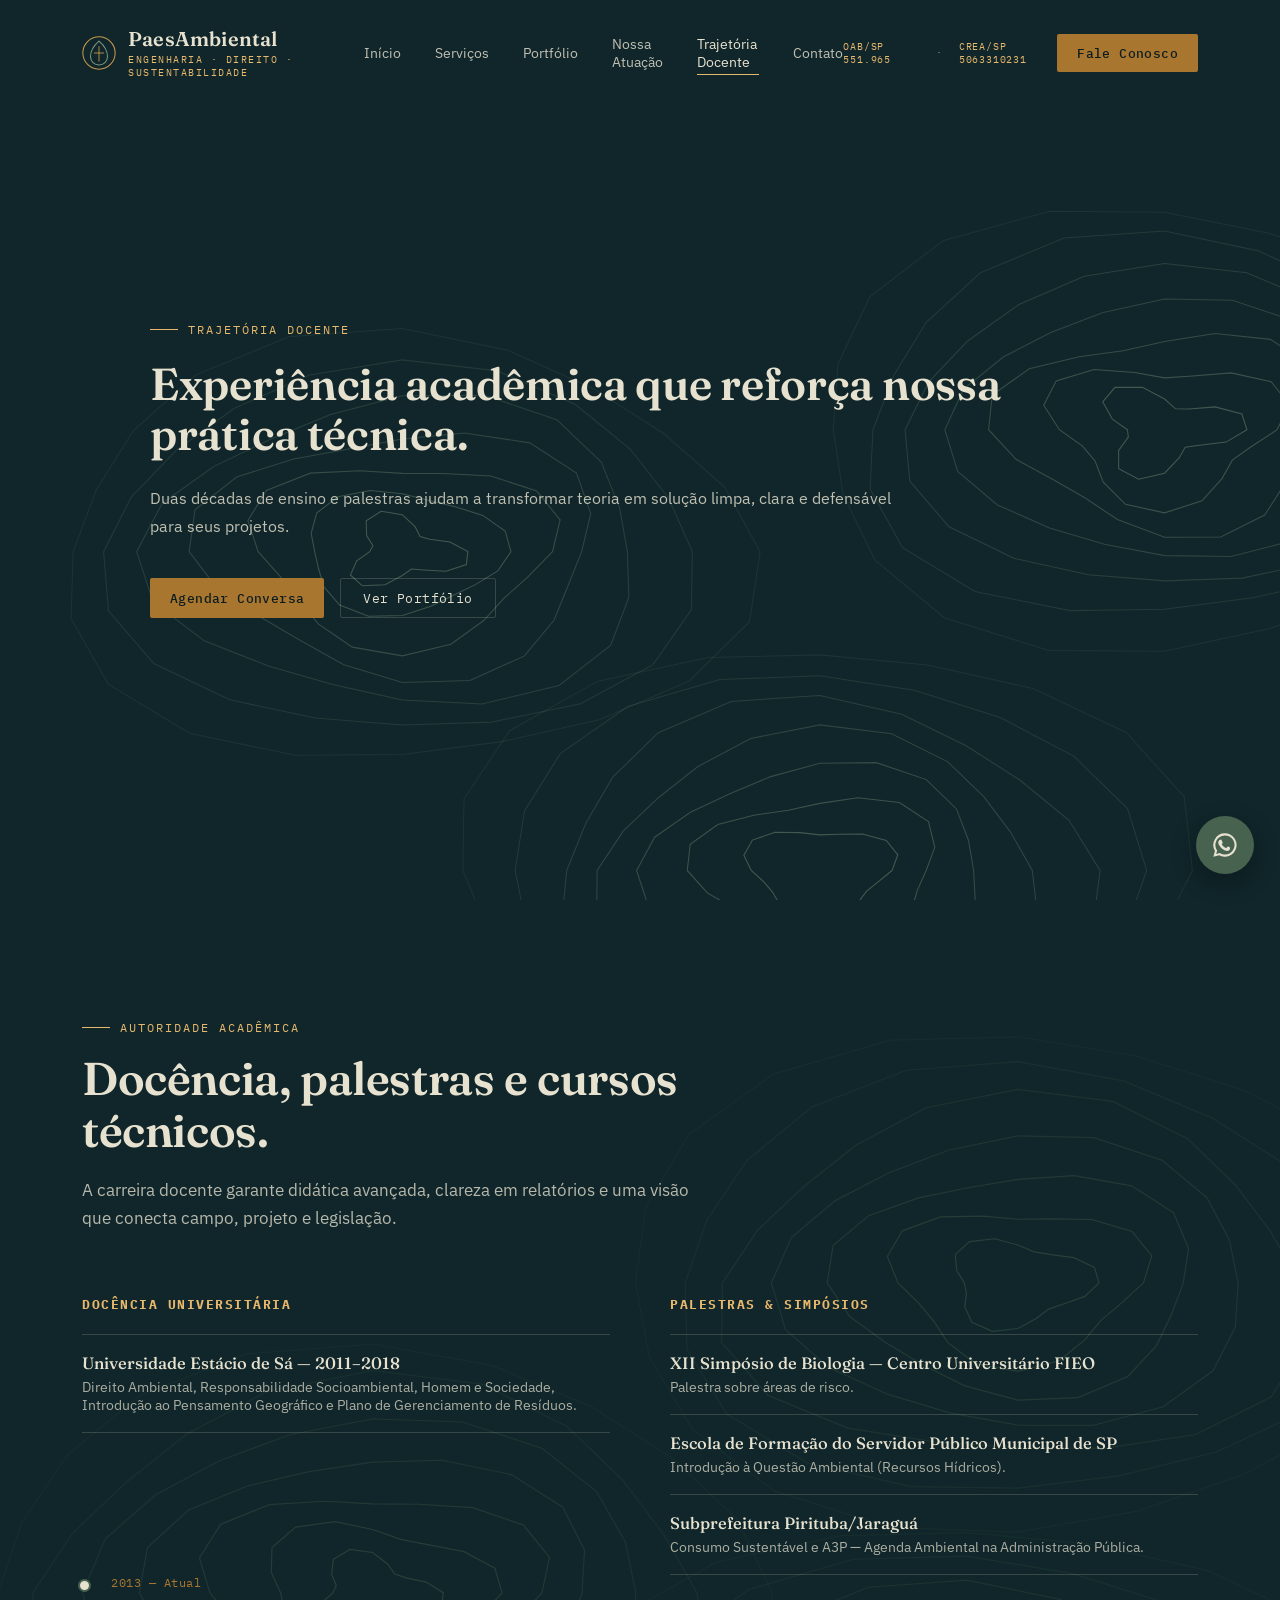
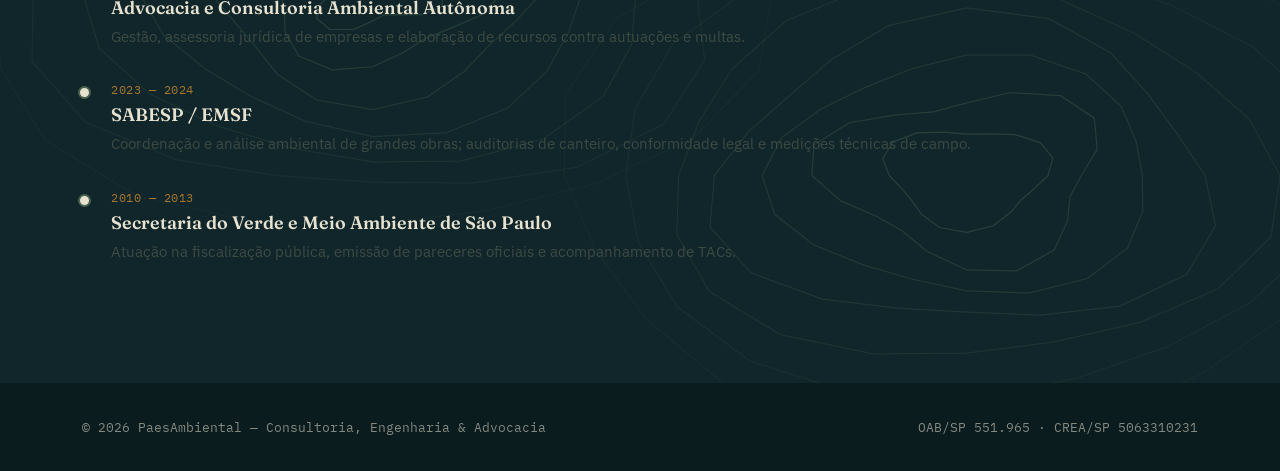
<file: trajetoria.html>
<!DOCTYPE html>
<html lang="pt-BR">
<head>
  <meta charset="UTF-8">
  <meta name="viewport" content="width=device-width, initial-scale=1.0">
  <title>Trajetória Docente — PaesAmbiental</title>
  <link rel="icon" type="image/svg+xml" href="favicon.svg">
  <link rel="preconnect" href="https://fonts.googleapis.com">
  <link rel="preconnect" href="https://fonts.gstatic.com" crossorigin>
  <link href="https://fonts.googleapis.com/css2?family=Fraunces:opsz,wght@9..144,400;9..144,500;9..144,600;9..144,700&family=IBM+Plex+Sans:wght@400;500;600&family=IBM+Plex+Mono:wght@400;500&display=swap" rel="stylesheet">
  <link rel="stylesheet" href="styles.css">
</head>
<body>
<header id="siteHeader">
  <div class="wrap">
    <div class="brand">
      <svg class="mark" viewBox="0 0 40 40" fill="none">
        <circle cx="20" cy="20" r="19" stroke="#C99A4E" stroke-width="1.2"/>
        <path d="M20 6 C13 12 10 18 10 24 C10 30 14.5 34 20 34 C25.5 34 30 30 30 24 C30 18 27 12 20 6 Z" stroke="#7C9B82" stroke-width="1.2" fill="none"/>
        <path d="M20 12 L20 30 M14 20 L26 20" stroke="#C99A4E" stroke-width="1"/>
      </svg>
      <div>
        PaesAmbiental
        <small>Engenharia · Direito · Sustentabilidade</small>
      </div>
    </div>
    <nav class="mainnav">
      <a href="index.html">Início</a>
      <a href="servicos.html">Serviços</a>
      <a href="portfolio.html">Portfólio</a>
      <a href="atuacao.html">Nossa Atuação</a>
      <a href="trajetoria.html" class="active">Trajetória Docente</a>
      <a href="contato.html">Contato</a>
    </nav>
    <div class="header-credentials">
      <span>OAB/SP 551.965</span> · <span>CREA/SP 5063310231</span>
    </div>
    <a class="cta-btn" href="https://wa.me/5511972054265" target="_blank" rel="noopener">Fale Conosco</a>
    <button class="burger" id="burgerBtn" aria-label="Abrir menu"><span></span><span></span><span></span></button>
  </div>
</header>
<div class="mobile-menu" id="mobileMenu">
  <button class="mobile-close" id="mobileClose" aria-label="Fechar menu">&times;</button>
  <a href="index.html">Início</a>
  <a href="servicos.html">Serviços</a>
  <a href="portfolio.html">Portfólio</a>
  <a href="atuacao.html">Nossa Atuação</a>
  <a href="trajetoria.html">Trajetória Docente</a>
  <a href="contato.html">Contato</a>
</div>
<section class="hero">
  <div class="contour-field" id="contourField"></div>
  <div class="wrap">
    <div class="eyebrow">Trajetória Docente</div>
    <h1 class="headline">Experiência acadêmica que reforça nossa prática técnica.</h1>
    <p class="sub">Duas décadas de ensino e palestras ajudam a transformar teoria em solução limpa, clara e defensável para seus projetos.</p>
    <div class="hero-actions">
      <a class="cta-btn" href="https://wa.me/5511972054265" target="_blank" rel="noopener">Agendar Conversa</a>
      <a class="btn-ghost" href="portfolio.html">Ver Portfólio</a>
    </div>
  </div>
</section>
<section id="docencia" class="section-dark">
  <div class="contour-field" id="contourField2"></div>
  <div class="wrap hero-content">
    <div class="section-tag reveal">Autoridade Acadêmica</div>
    <h2 class="section-title reveal">Docência, palestras e cursos técnicos.</h2>
    <p class="section-intro reveal">A carreira docente garante didática avançada, clareza em relatórios e uma visão que conecta campo, projeto e legislação.</p>
    <div class="lecture-grid">
      <div class="lecture-col reveal">
        <h3>Docência Universitária</h3>
        <div class="talk-item">
          <div class="talk-venue">Universidade Estácio de Sá — 2011–2018</div>
          <div class="talk-topic">Direito Ambiental, Responsabilidade Socioambiental, Homem e Sociedade, Introdução ao Pensamento Geográfico e Plano de Gerenciamento de Resíduos.</div>
        </div>
      </div>
      <div class="lecture-col reveal">
        <h3>Palestras & Simpósios</h3>
        <div class="talk-item">
          <div class="talk-venue">XII Simpósio de Biologia — Centro Universitário FIEO</div>
          <div class="talk-topic">Palestra sobre áreas de risco.</div>
        </div>
        <div class="talk-item">
          <div class="talk-venue">Escola de Formação do Servidor Público Municipal de SP</div>
          <div class="talk-topic">Introdução à Questão Ambiental (Recursos Hídricos).</div>
        </div>
        <div class="talk-item">
          <div class="talk-venue">Subprefeitura Pirituba/Jaraguá</div>
          <div class="talk-topic">Consumo Sustentável e A3P — Agenda Ambiental na Administração Pública.</div>
        </div>
      </div>
    </div>
    <div class="timeline">
      <div class="tl-item reveal">
        <div class="tl-date">2013 — Atual</div>
        <h4>Advocacia e Consultoria Ambiental Autônoma</h4>
        <p>Gestão, assessoria jurídica de empresas e elaboração de recursos contra autuações e multas.</p>
      </div>
      <div class="tl-item reveal">
        <div class="tl-date">2023 — 2024</div>
        <h4>SABESP / EMSF</h4>
        <p>Coordenação e análise ambiental de grandes obras; auditorias de canteiro, conformidade legal e medições técnicas de campo.</p>
      </div>
      <div class="tl-item reveal">
        <div class="tl-date">2010 — 2013</div>
        <h4>Secretaria do Verde e Meio Ambiente de São Paulo</h4>
        <p>Atuação na fiscalização pública, emissão de pareceres oficiais e acompanhamento de TACs.</p>
      </div>
    </div>
  </div>
</section>
<footer>
  <div class="wrap">
    <div>© <span id="year"></span> PaesAmbiental — Consultoria, Engenharia &amp; Advocacia</div>
    <div>OAB/SP 551.965 · CREA/SP 5063310231</div>
  </div>
</footer>
<a class="float-wa" href="https://wa.me/5511972054265?text=Ol%C3%A1!%20Gostaria%20de%20saber%20mais%20sobre%20a%20consultoria%20da%20PaesAmbiental." target="_blank" rel="noopener" aria-label="Falar com a PaesAmbiental pelo WhatsApp" title="Falar com a PaesAmbiental pelo WhatsApp">
  <svg viewBox="0 0 24 24" fill="currentColor"><path d="M12 2a10 10 0 00-8.6 15.1L2 22l5-1.3A10 10 0 1012 2zm0 18.2a8.2 8.2 0 01-4.2-1.1l-.3-.2-3 .8.8-2.9-.2-.3A8.2 8.2 0 1112 20.2zm4.5-6.1c-.2-.1-1.5-.7-1.7-.8-.2-.1-.4-.1-.6.1s-.7.8-.9 1c-.2.2-.3.2-.6.1a6.7 6.7 0 01-2-1.2 7.4 7.4 0 01-1.4-1.7c-.1-.2 0-.4.1-.5l.4-.5c.1-.1.2-.3.2-.4s0-.3-.1-.4-.6-1.5-.9-2c-.2-.5-.4-.4-.6-.4h-.5a1 1 0 00-.7.3 3 3 0 00-1 2.2c0 1.3.9 2.6 1.1 2.8s1.7 2.7 4.2 3.7a14 14 0 001.4.5 3.4 3.4 0 001.5.1c.5-.1 1.5-.6 1.7-1.2s.2-1.1.2-1.2-.2-.2-.4-.3z"/></svg>
</a>
<script src="scripts.js"></script>
</body>
</html>
</file>
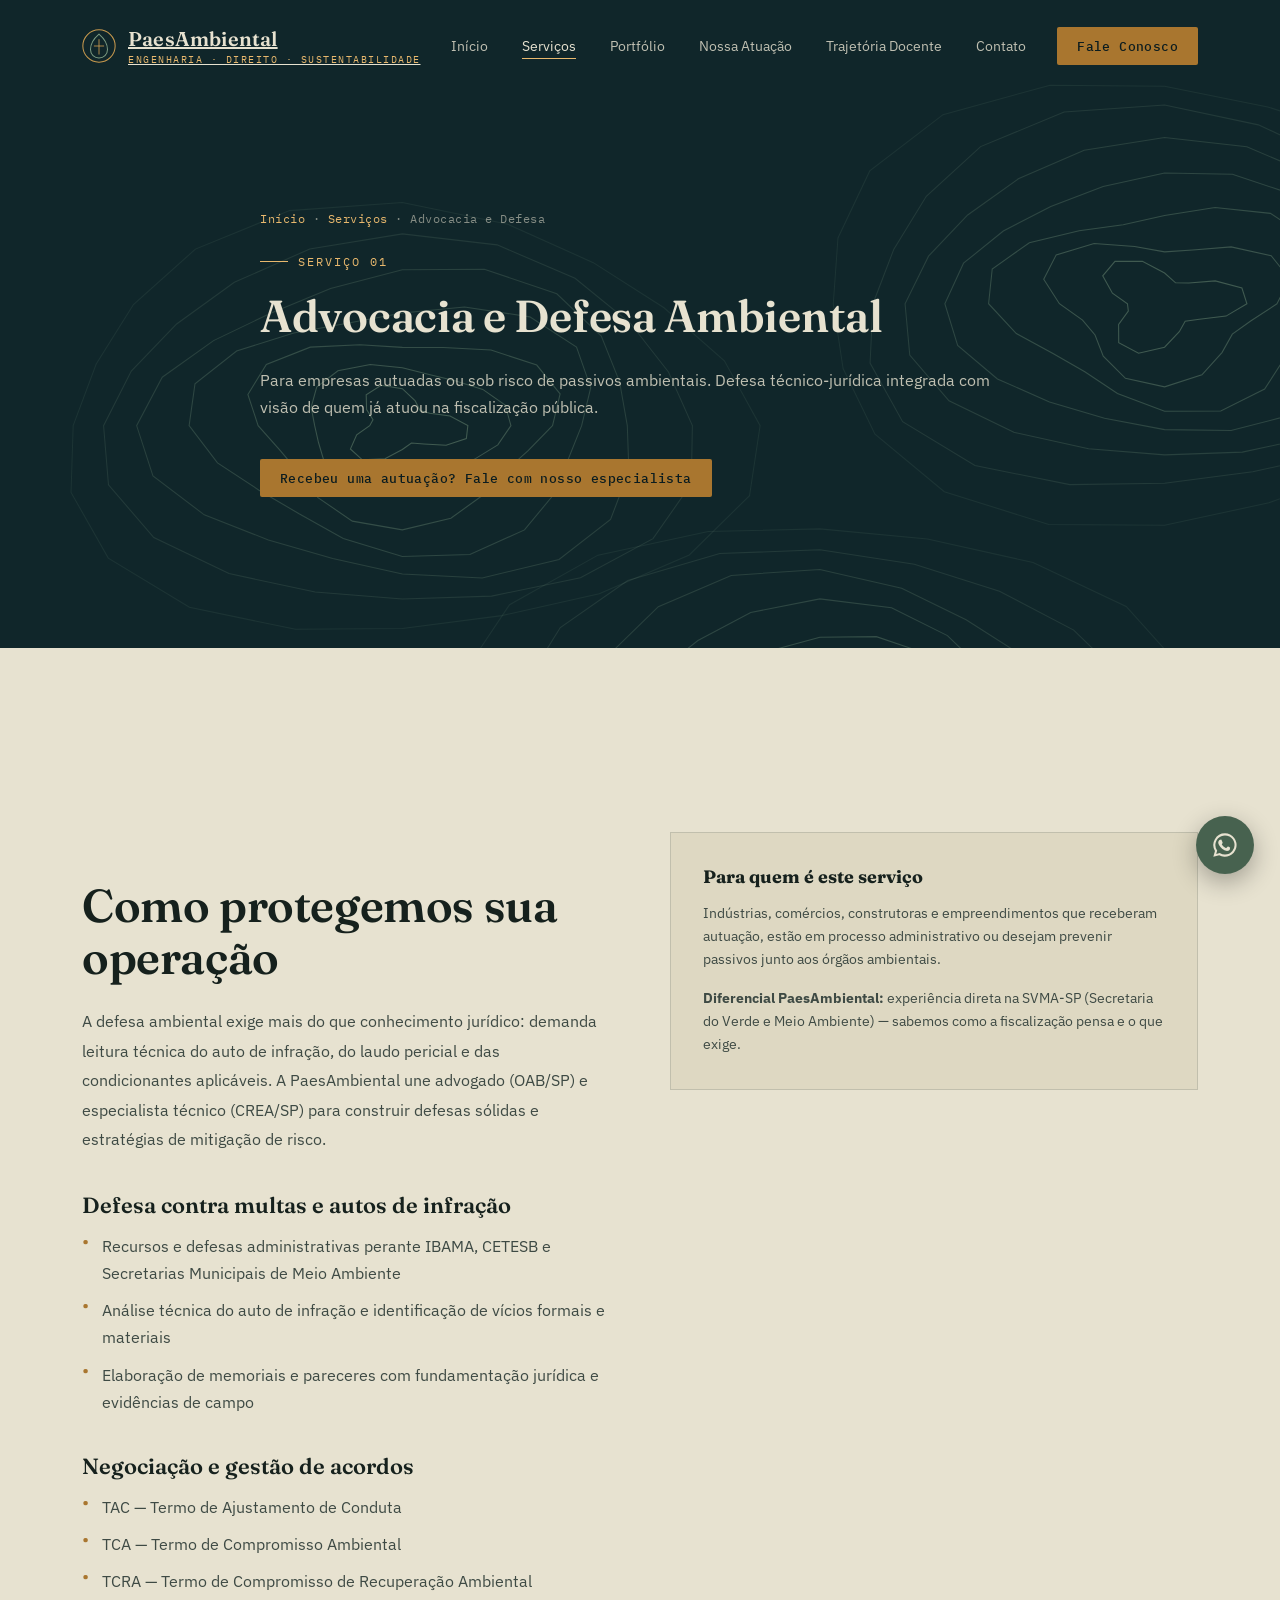
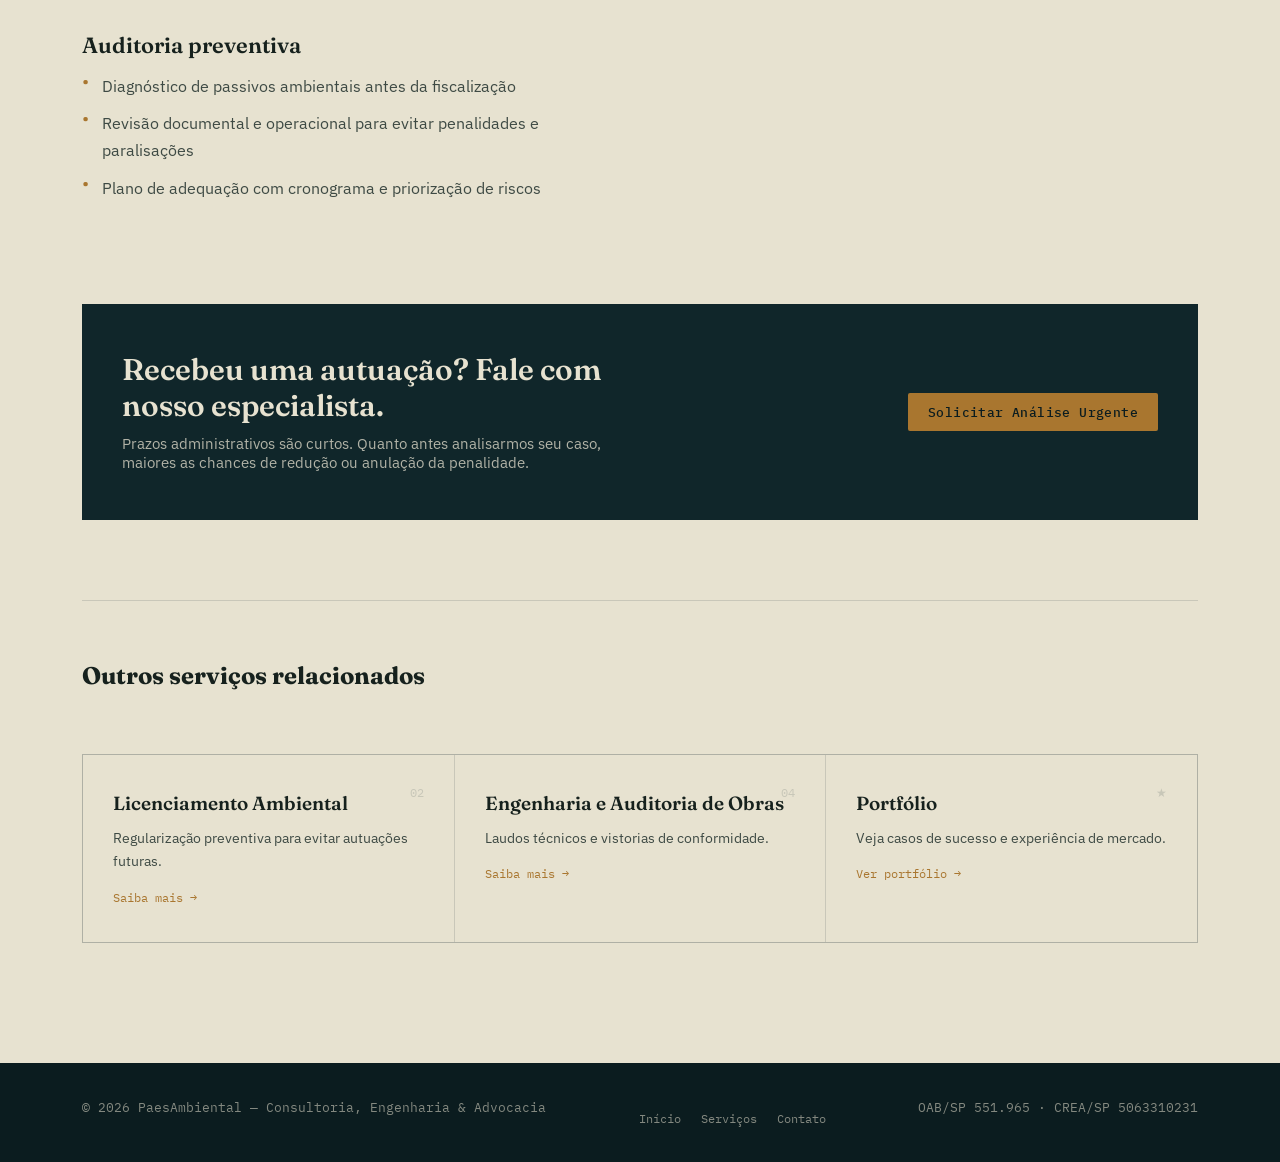
<file: servicos/advocacia-e-defesa-ambiental.html>
<!DOCTYPE html>
<html lang="pt-BR">
<head>
  <meta charset="UTF-8">
  <meta name="viewport" content="width=device-width, initial-scale=1.0">
  <meta name="description" content="Defesa contra multas e autos de infração ambiental (IBAMA, CETESB, Secretarias Municipais). Negociação de Termos de Ajustamento de Conduta (TAC), Termos de Compromisso Ambiental (TCA) e Termos de Compromisso de Recuperação Ambiental (TCRA). Auditoria preventiva. PaesAmbiental — Osasco/SP.">
  <title>Advocacia e Defesa Ambiental — PaesAmbiental</title>
  <link rel="icon" type="image/svg+xml" href="../favicon.svg">
  <link rel="preconnect" href="https://fonts.googleapis.com">
  <link rel="preconnect" href="https://fonts.gstatic.com" crossorigin>
  <link href="https://fonts.googleapis.com/css2?family=Fraunces:opsz,wght@9..144,400;9..144,500;9..144,600;9..144,700&family=IBM+Plex+Sans:wght@400;500;600&family=IBM+Plex+Mono:wght@400;500&display=swap" rel="stylesheet">
  <link rel="stylesheet" href="../styles.css">
</head>
<body>
<header id="siteHeader">
  <div class="wrap">
    <a class="brand" href="../index.html">
      <svg class="mark" viewBox="0 0 40 40" fill="none"><circle cx="20" cy="20" r="19" stroke="#C99A4E" stroke-width="1.2"/><path d="M20 6 C13 12 10 18 10 24 C10 30 14.5 34 20 34 C25.5 34 30 30 30 24 C30 18 27 12 20 6 Z" stroke="#7C9B82" stroke-width="1.2" fill="none"/><path d="M20 12 L20 30 M14 20 L26 20" stroke="#C99A4E" stroke-width="1"/></svg>
      <div>PaesAmbiental<small>Engenharia · Direito · Sustentabilidade</small></div>
    </a>
    <nav class="mainnav">
      <a href="../index.html">Início</a>
      <a href="../servicos.html" class="active">Serviços</a>
      <a href="../portfolio.html">Portfólio</a>
      <a href="../atuacao.html">Nossa Atuação</a>
      <a href="../trajetoria.html">Trajetória Docente</a>
      <a href="../contato.html">Contato</a>
    </nav>
    <a class="cta-btn" href="https://wa.me/5511972054265" target="_blank" rel="noopener">Fale Conosco</a>
    <button class="burger" id="burgerBtn" aria-label="Abrir menu"><span></span><span></span><span></span></button>
  </div>
</header>
<div class="mobile-menu" id="mobileMenu">
  <button class="mobile-close" id="mobileClose" aria-label="Fechar menu">&times;</button>
  <a href="../index.html">Início</a>
  <a href="../servicos.html">Serviços</a>
  <a href="../portfolio.html">Portfólio</a>
  <a href="../atuacao.html">Nossa Atuação</a>
  <a href="../trajetoria.html">Trajetória Docente</a>
  <a href="../contato.html">Contato</a>
</div>
<section class="hero hero-compact">
  <div class="contour-field" id="contourField"></div>
  <div class="wrap">
    <div class="breadcrumb"><a href="../index.html">Início</a> · <a href="../servicos.html">Serviços</a> · Advocacia e Defesa</div>
    <div class="eyebrow">Serviço 01</div>
    <h1 class="headline">Advocacia e Defesa Ambiental</h1>
    <p class="sub">Para empresas autuadas ou sob risco de passivos ambientais. Defesa técnico-jurídica integrada com visão de quem já atuou na fiscalização pública.</p>
    <div class="hero-actions">
      <a class="cta-btn" href="https://wa.me/5511972054265?text=Recebi%20uma%20autua%C3%A7%C3%A3o%20ambiental%20e%20preciso%20de%20orienta%C3%A7%C3%A3o." target="_blank" rel="noopener">Recebeu uma autuação? Fale com nosso especialista</a>
    </div>
  </div>
</section>
<section>
  <div class="wrap">
    <div class="content-grid">
      <div class="page-content reveal">
        <h2 class="section-title section-title-spaced">Como protegemos sua operação</h2>
        <p>A defesa ambiental exige mais do que conhecimento jurídico: demanda leitura técnica do auto de infração, do laudo pericial e das condicionantes aplicáveis. A PaesAmbiental une advogado (OAB/SP) e especialista técnico (CREA/SP) para construir defesas sólidas e estratégias de mitigação de risco.</p>
        <h3>Defesa contra multas e autos de infração</h3>
        <ul>
          <li>Recursos e defesas administrativas perante IBAMA, CETESB e Secretarias Municipais de Meio Ambiente</li>
          <li>Análise técnica do auto de infração e identificação de vícios formais e materiais</li>
          <li>Elaboração de memoriais e pareceres com fundamentação jurídica e evidências de campo</li>
        </ul>
        <h3>Negociação e gestão de acordos</h3>
        <ul>
          <li>TAC — Termo de Ajustamento de Conduta</li>
          <li>TCA — Termo de Compromisso Ambiental</li>
          <li>TCRA — Termo de Compromisso de Recuperação Ambiental</li>
        </ul>
        <h3>Auditoria preventiva</h3>
        <ul>
          <li>Diagnóstico de passivos ambientais antes da fiscalização</li>
          <li>Revisão documental e operacional para evitar penalidades e paralisações</li>
          <li>Plano de adequação com cronograma e priorização de riscos</li>
        </ul>
      </div>
      <aside class="content-aside reveal">
        <h4>Para quem é este serviço</h4>
        <p>Indústrias, comércios, construtoras e empreendimentos que receberam autuação, estão em processo administrativo ou desejam prevenir passivos junto aos órgãos ambientais.</p>
        <p class="content-aside-note"><strong>Diferencial PaesAmbiental:</strong> experiência direta na SVMA-SP (Secretaria do Verde e Meio Ambiente) — sabemos como a fiscalização pensa e o que exige.</p>
      </aside>
    </div>
    <div class="cta-banner reveal">
      <div>
        <h3>Recebeu uma autuação? Fale com nosso especialista.</h3>
        <p>Prazos administrativos são curtos. Quanto antes analisarmos seu caso, maiores as chances de redução ou anulação da penalidade.</p>
      </div>
      <a class="cta-btn" href="https://wa.me/5511972054265?text=Preciso%20de%20defesa%20ambiental." target="_blank" rel="noopener">Solicitar Análise Urgente</a>
    </div>
    <div class="related-services reveal">
      <h3>Outros serviços relacionados</h3>
      <div class="services-grid">
        <a class="svc-card svc-card-link" href="licenciamento-ambiental.html"><span class="svc-num">02</span><h4>Licenciamento Ambiental</h4><p>Regularização preventiva para evitar autuações futuras.</p><span class="svc-link">Saiba mais →</span></a>
        <a class="svc-card svc-card-link" href="engenharia-e-auditoria-de-obras.html"><span class="svc-num">04</span><h4>Engenharia e Auditoria de Obras</h4><p>Laudos técnicos e vistorias de conformidade.</p><span class="svc-link">Saiba mais →</span></a>
        <a class="svc-card svc-card-link" href="../portfolio.html"><span class="svc-num">★</span><h4>Portfólio</h4><p>Veja casos de sucesso e experiência de mercado.</p><span class="svc-link">Ver portfólio →</span></a>
      </div>
    </div>
  </div>
</section>
<footer>
  <div class="wrap">
    <div>© <span id="year"></span> PaesAmbiental — Consultoria, Engenharia &amp; Advocacia</div>
    <div class="footer-nav">
      <a href="../index.html">Início</a>
      <a href="../servicos.html">Serviços</a>
      <a href="../contato.html">Contato</a>
    </div>
          <div>OAB/SP 551.965 · CREA/SP 5063310231</div>
  </div>
</footer>
      <a class="float-wa" href="https://wa.me/5511972054265" target="_blank" rel="noopener" aria-label="Atendimento via WhatsApp" title="Atendimento via WhatsApp"><svg viewBox="0 0 24 24" fill="currentColor"><path d="M12 2a10 10 0 00-8.6 15.1L2 22l5-1.3A10 10 0 1012 2zm0 18.2a8.2 8.2 0 01-4.2-1.1l-.3-.2-3 .8.8-2.9-.2-.3A8.2 8.2 0 1112 20.2zm4.5-6.1c-.2-.1-1.5-.7-1.7-.8-.2-.1-.4-.1-.6.1s-.7.8-.9 1c-.2.2-.3.2-.6.1a6.7 6.7 0 01-2-1.2 7.4 7.4 0 01-1.4-1.7c-.1-.2 0-.4.1-.5l.4-.5c.1-.1.2-.3.2-.4s0-.3-.1-.4-.6-1.5-.9-2c-.2-.5-.4-.4-.6-.4h-.5a1 1 0 00-.7.3 3 3 0 00-1 2.2c0 1.3.9 2.6 1.1 2.8s1.7 2.7 4.2 3.7a14 14 0 001.4.5 3.4 3.4 0 001.5.1c.5-.1 1.5-.6 1.7-1.2s.2-1.1.2-1.2-.2-.2-.4-.3z"/></svg></a>
<script src="../scripts.js"></script>
</body>
</html>
</file>
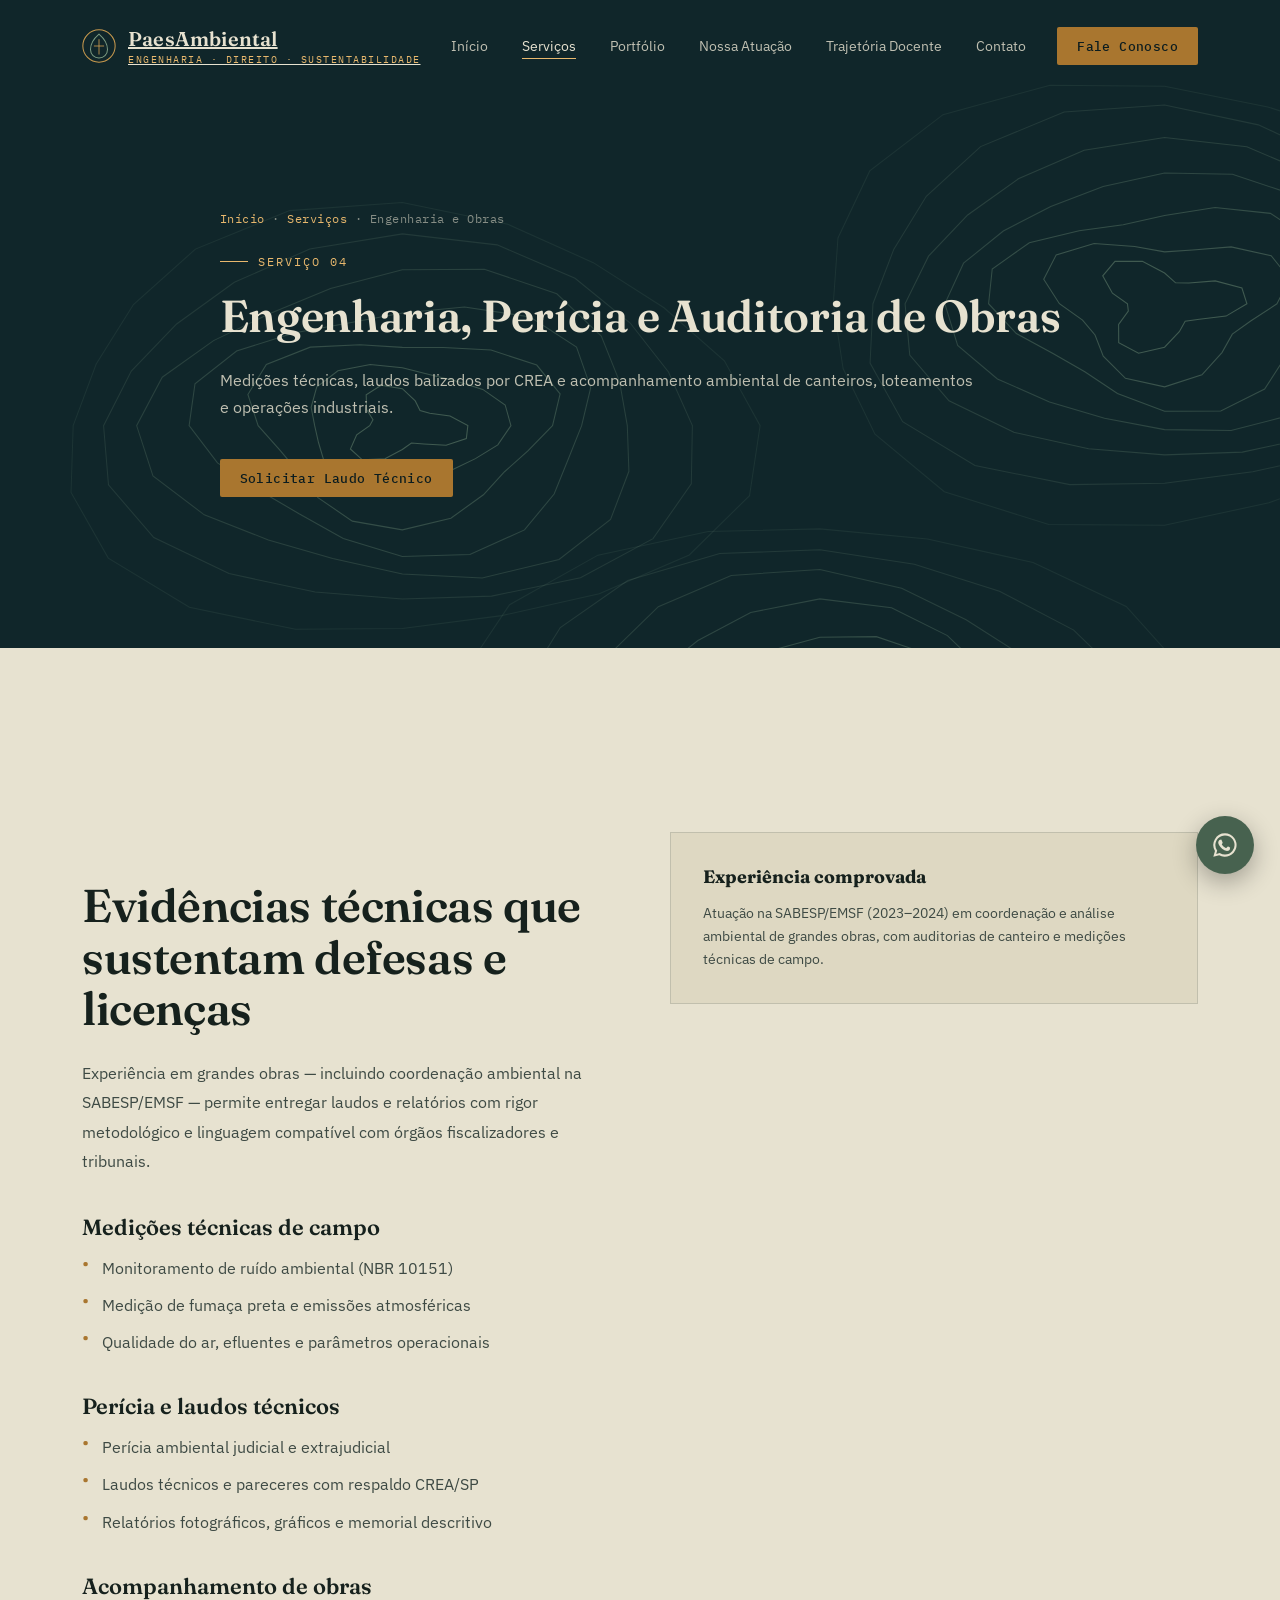
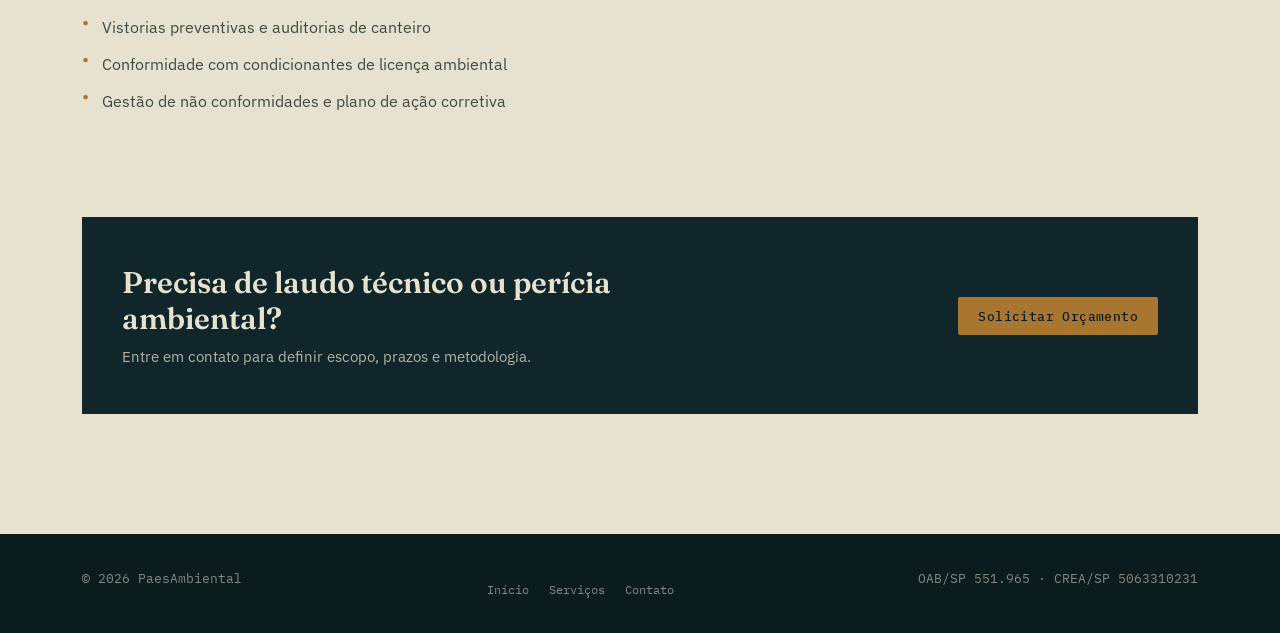
<file: servicos/engenharia-e-auditoria-de-obras.html>
<!DOCTYPE html>
<html lang="pt-BR">
<head>
  <meta charset="UTF-8">
  <meta name="viewport" content="width=device-width, initial-scale=1.0">
  <meta name="description" content="Perícia ambiental, medições de ruído e opacidade de emissões (fumaça preta), laudos técnicos CREA e acompanhamento de obras. PaesAmbiental — canteiros, loteamentos e operações industriais.">
  <title>Engenharia, Perícia e Auditoria de Obras — PaesAmbiental</title>
  <link rel="icon" type="image/svg+xml" href="../favicon.svg">
  <link rel="preconnect" href="https://fonts.googleapis.com">
  <link rel="preconnect" href="https://fonts.gstatic.com" crossorigin>
  <link href="https://fonts.googleapis.com/css2?family=Fraunces:opsz,wght@9..144,400;9..144,500;9..144,600;9..144,700&family=IBM+Plex+Sans:wght@400;500;600&family=IBM+Plex+Mono:wght@400;500&display=swap" rel="stylesheet">
  <link rel="stylesheet" href="../styles.css">
</head>
<body>
<header id="siteHeader">
  <div class="wrap">
    <a class="brand" href="../index.html"><svg class="mark" viewBox="0 0 40 40" fill="none"><circle cx="20" cy="20" r="19" stroke="#C99A4E" stroke-width="1.2"/><path d="M20 6 C13 12 10 18 10 24 C10 30 14.5 34 20 34 C25.5 34 30 30 30 24 C30 18 27 12 20 6 Z" stroke="#7C9B82" stroke-width="1.2" fill="none"/><path d="M20 12 L20 30 M14 20 L26 20" stroke="#C99A4E" stroke-width="1"/></svg><div>PaesAmbiental<small>Engenharia · Direito · Sustentabilidade</small></div></a>
    <nav class="mainnav"><a href="../index.html">Início</a><a href="../servicos.html" class="active">Serviços</a><a href="../portfolio.html">Portfólio</a><a href="../atuacao.html">Nossa Atuação</a><a href="../trajetoria.html">Trajetória Docente</a><a href="../contato.html">Contato</a></nav>
    <a class="cta-btn" href="https://wa.me/5511972054265" target="_blank" rel="noopener">Fale Conosco</a>
    <button class="burger" id="burgerBtn" aria-label="Abrir menu"><span></span><span></span><span></span></button>
  </div>
</header>
<div class="mobile-menu" id="mobileMenu"><button class="mobile-close" id="mobileClose" aria-label="Fechar menu">&times;</button><a href="../index.html">Início</a><a href="../servicos.html">Serviços</a><a href="../portfolio.html">Portfólio</a><a href="../atuacao.html">Nossa Atuação</a><a href="../trajetoria.html">Trajetória Docente</a><a href="../contato.html">Contato</a></div>
<section class="hero hero-compact">
  <div class="contour-field" id="contourField"></div>
  <div class="wrap">
    <div class="breadcrumb"><a href="../index.html">Início</a> · <a href="../servicos.html">Serviços</a> · Engenharia e Obras</div>
    <div class="eyebrow">Serviço 04</div>
    <h1 class="headline">Engenharia, Perícia e Auditoria de Obras</h1>
    <p class="sub">Medições técnicas, laudos balizados por CREA e acompanhamento ambiental de canteiros, loteamentos e operações industriais.</p>
    <div class="hero-actions"><a class="cta-btn" href="https://wa.me/5511972054265" target="_blank" rel="noopener">Solicitar Laudo Técnico</a></div>
  </div>
</section>
<section>
  <div class="wrap">
    <div class="content-grid">
      <div class="page-content reveal">
        <h2 class="section-title section-title-spaced">Evidências técnicas que sustentam defesas e licenças</h2>
        <p>Experiência em grandes obras — incluindo coordenação ambiental na SABESP/EMSF — permite entregar laudos e relatórios com rigor metodológico e linguagem compatível com órgãos fiscalizadores e tribunais.</p>
        <h3>Medições técnicas de campo</h3>
        <ul>
          <li>Monitoramento de ruído ambiental (NBR 10151)</li>
          <li>Medição de fumaça preta e emissões atmosféricas</li>
          <li>Qualidade do ar, efluentes e parâmetros operacionais</li>
        </ul>
        <h3>Perícia e laudos técnicos</h3>
        <ul>
          <li>Perícia ambiental judicial e extrajudicial</li>
          <li>Laudos técnicos e pareceres com respaldo CREA/SP</li>
          <li>Relatórios fotográficos, gráficos e memorial descritivo</li>
        </ul>
        <h3>Acompanhamento de obras</h3>
        <ul>
          <li>Vistorias preventivas e auditorias de canteiro</li>
          <li>Conformidade com condicionantes de licença ambiental</li>
          <li>Gestão de não conformidades e plano de ação corretiva</li>
        </ul>
      </div>
      <aside class="content-aside reveal">
        <h4>Experiência comprovada</h4>
        <p>Atuação na SABESP/EMSF (2023–2024) em coordenação e análise ambiental de grandes obras, com auditorias de canteiro e medições técnicas de campo.</p>
      </aside>
    </div>
    <div class="cta-banner reveal">
      <div><h3>Precisa de laudo técnico ou perícia ambiental?</h3><p>Entre em contato para definir escopo, prazos e metodologia.</p></div>
      <a class="cta-btn" href="../contato.html">Solicitar Orçamento</a>
    </div>
  </div>
</section>
<footer><div class="wrap"><div>© <span id="year"></span> PaesAmbiental</div><div class="footer-nav"><a href="../index.html">Início</a><a href="../servicos.html">Serviços</a><a href="../contato.html">Contato</a></div><div>OAB/SP 551.965 · CREA/SP 5063310231</div></div></footer>
<a class="float-wa" href="https://wa.me/5511972054265" target="_blank" rel="noopener" aria-label="WhatsApp"><svg viewBox="0 0 24 24" fill="currentColor"><path d="M12 2a10 10 0 00-8.6 15.1L2 22l5-1.3A10 10 0 1012 2zm0 18.2a8.2 8.2 0 01-4.2-1.1l-.3-.2-3 .8.8-2.9-.2-.3A8.2 8.2 0 1112 20.2zm4.5-6.1c-.2-.1-1.5-.7-1.7-.8-.2-.1-.4-.1-.6.1s-.7.8-.9 1c-.2.2-.3.2-.6.1a6.7 6.7 0 01-2-1.2 7.4 7.4 0 01-1.4-1.7c-.1-.2 0-.4.1-.5l.4-.5c.1-.1.2-.3.2-.4s0-.3-.1-.4-.6-1.5-.9-2c-.2-.5-.4-.4-.6-.4h-.5a1 1 0 00-.7.3 3 3 0 00-1 2.2c0 1.3.9 2.6 1.1 2.8s1.7 2.7 4.2 3.7a14 14 0 001.4.5 3.4 3.4 0 001.5.1c.5-.1 1.5-.6 1.7-1.2s.2-1.1.2-1.2-.2-.2-.4-.3z"/></svg></a>
<script src="../scripts.js"></script>
</body>
</html>
</file>
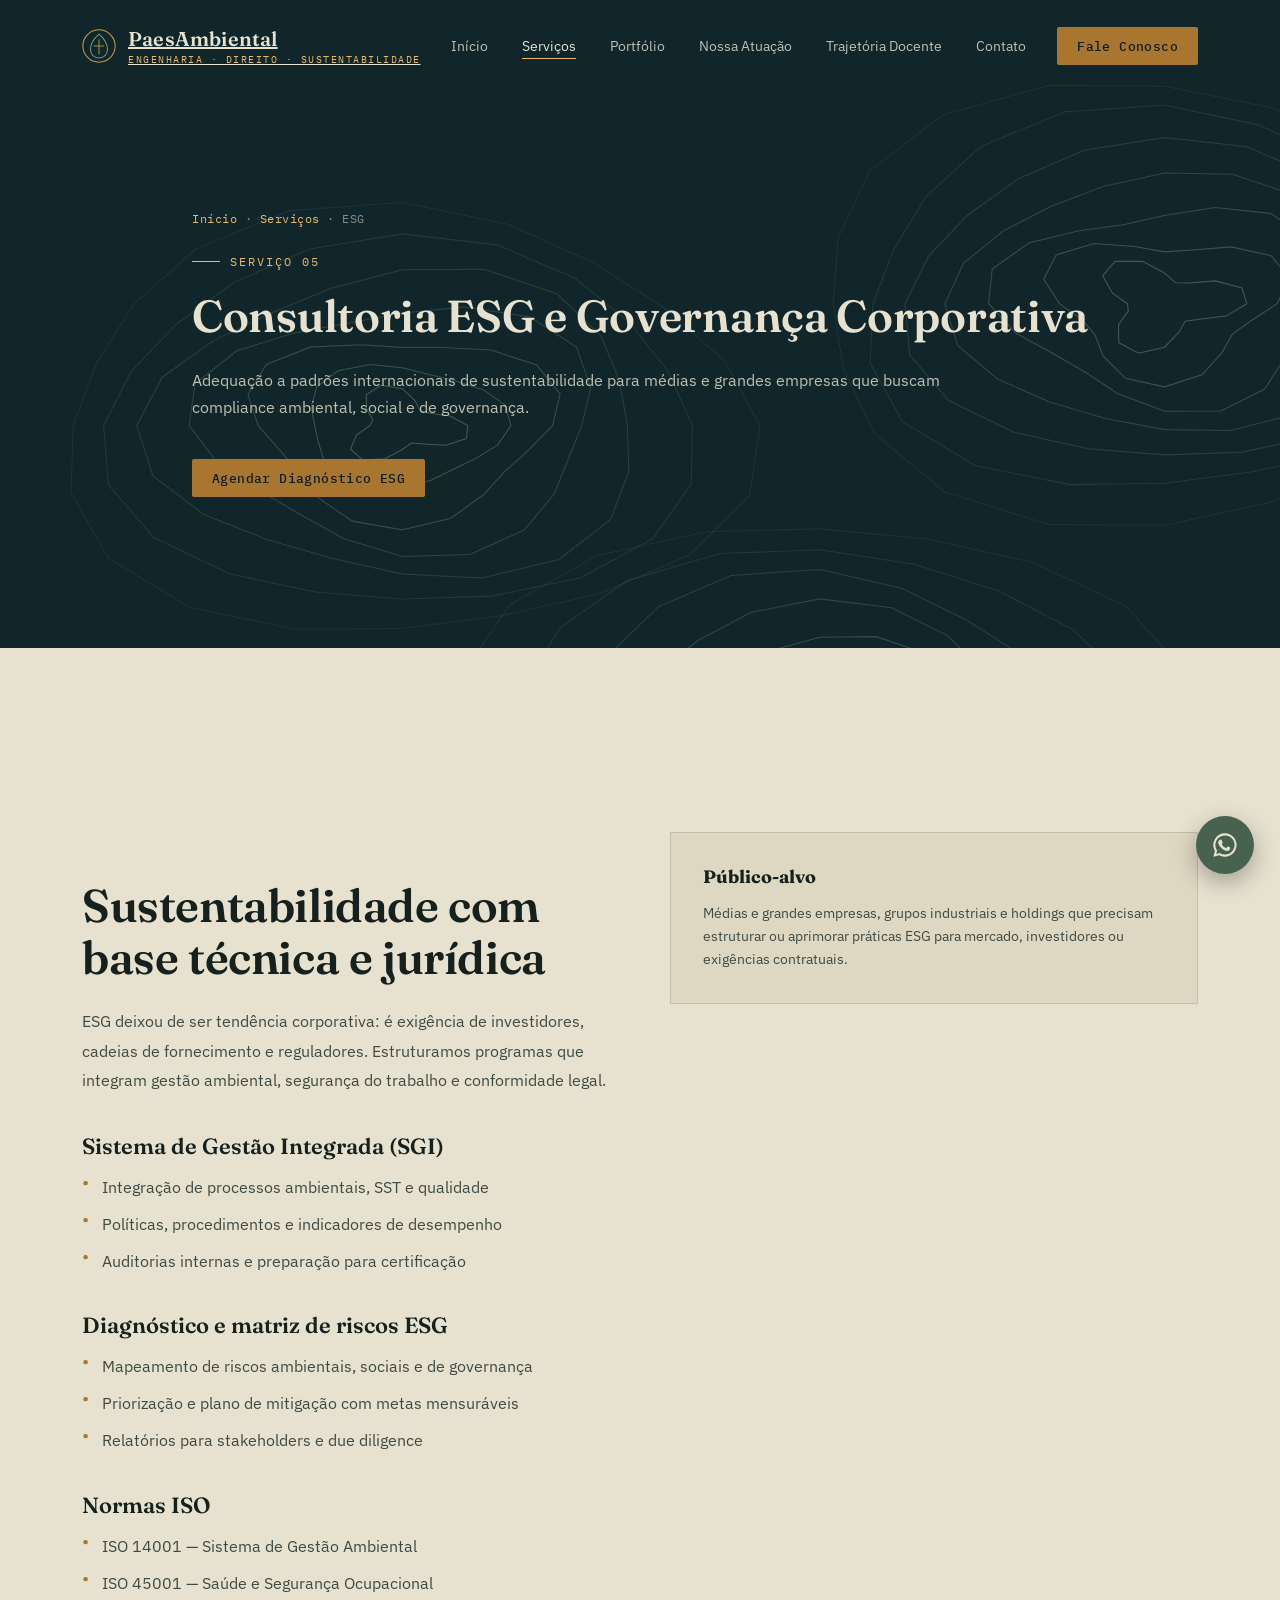
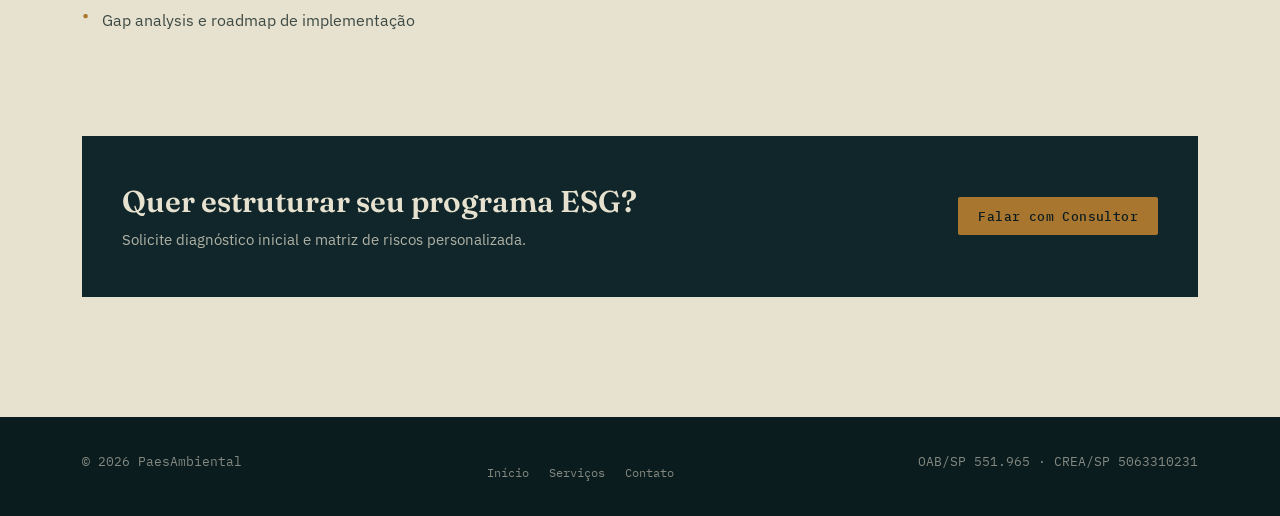
<file: servicos/esg-e-sustentabilidade.html>
<!DOCTYPE html>
<html lang="pt-BR">
<head>
  <meta charset="UTF-8">
  <meta name="viewport" content="width=device-width, initial-scale=1.0">
  <meta name="description" content="Consultoria ESG, Sistema de Gestão Integrada, matriz de riscos e adequação ISO 14001 e ISO 45001. PaesAmbiental — governança corporativa e sustentabilidade.">
  <title>Consultoria ESG e Sustentabilidade — PaesAmbiental</title>
  <link rel="icon" type="image/svg+xml" href="../favicon.svg">
  <link rel="preconnect" href="https://fonts.googleapis.com">
  <link rel="preconnect" href="https://fonts.gstatic.com" crossorigin>
  <link href="https://fonts.googleapis.com/css2?family=Fraunces:opsz,wght@9..144,400;9..144,500;9..144,600;9..144,700&family=IBM+Plex+Sans:wght@400;500;600&family=IBM+Plex+Mono:wght@400;500&display=swap" rel="stylesheet">
  <link rel="stylesheet" href="../styles.css">
</head>
<body>
<header id="siteHeader">
  <div class="wrap">
    <a class="brand" href="../index.html"><svg class="mark" viewBox="0 0 40 40" fill="none"><circle cx="20" cy="20" r="19" stroke="#C99A4E" stroke-width="1.2"/><path d="M20 6 C13 12 10 18 10 24 C10 30 14.5 34 20 34 C25.5 34 30 30 30 24 C30 18 27 12 20 6 Z" stroke="#7C9B82" stroke-width="1.2" fill="none"/><path d="M20 12 L20 30 M14 20 L26 20" stroke="#C99A4E" stroke-width="1"/></svg><div>PaesAmbiental<small>Engenharia · Direito · Sustentabilidade</small></div></a>
    <nav class="mainnav"><a href="../index.html">Início</a><a href="../servicos.html" class="active">Serviços</a><a href="../portfolio.html">Portfólio</a><a href="../atuacao.html">Nossa Atuação</a><a href="../trajetoria.html">Trajetória Docente</a><a href="../contato.html">Contato</a></nav>
    <a class="cta-btn" href="https://wa.me/5511972054265" target="_blank" rel="noopener">Fale Conosco</a>
    <button class="burger" id="burgerBtn" aria-label="Abrir menu"><span></span><span></span><span></span></button>
  </div>
</header>
<div class="mobile-menu" id="mobileMenu"><button class="mobile-close" id="mobileClose" aria-label="Fechar menu">&times;</button><a href="../index.html">Início</a><a href="../servicos.html">Serviços</a><a href="../portfolio.html">Portfólio</a><a href="../atuacao.html">Nossa Atuação</a><a href="../trajetoria.html">Trajetória Docente</a><a href="../contato.html">Contato</a></div>
<section class="hero hero-compact">
  <div class="contour-field" id="contourField"></div>
  <div class="wrap">
    <div class="breadcrumb"><a href="../index.html">Início</a> · <a href="../servicos.html">Serviços</a> · ESG</div>
    <div class="eyebrow">Serviço 05</div>
    <h1 class="headline">Consultoria ESG e Governança Corporativa</h1>
    <p class="sub">Adequação a padrões internacionais de sustentabilidade para médias e grandes empresas que buscam compliance ambiental, social e de governança.</p>
    <div class="hero-actions"><a class="cta-btn" href="../contato.html">Agendar Diagnóstico ESG</a></div>
  </div>
</section>
<section>
  <div class="wrap">
    <div class="content-grid">
      <div class="page-content reveal">
        <h2 class="section-title section-title-spaced">Sustentabilidade com base técnica e jurídica</h2>
        <p>ESG deixou de ser tendência corporativa: é exigência de investidores, cadeias de fornecimento e reguladores. Estruturamos programas que integram gestão ambiental, segurança do trabalho e conformidade legal.</p>
        <h3>Sistema de Gestão Integrada (SGI)</h3>
        <ul>
          <li>Integração de processos ambientais, SST e qualidade</li>
          <li>Políticas, procedimentos e indicadores de desempenho</li>
          <li>Auditorias internas e preparação para certificação</li>
        </ul>
        <h3>Diagnóstico e matriz de riscos ESG</h3>
        <ul>
          <li>Mapeamento de riscos ambientais, sociais e de governança</li>
          <li>Priorização e plano de mitigação com metas mensuráveis</li>
          <li>Relatórios para stakeholders e due diligence</li>
        </ul>
        <h3>Normas ISO</h3>
        <ul>
          <li>ISO 14001 — Sistema de Gestão Ambiental</li>
          <li>ISO 45001 — Saúde e Segurança Ocupacional</li>
          <li>Gap analysis e roadmap de implementação</li>
        </ul>
      </div>
      <aside class="content-aside reveal">
        <h4>Público-alvo</h4>
        <p>Médias e grandes empresas, grupos industriais e holdings que precisam estruturar ou aprimorar práticas ESG para mercado, investidores ou exigências contratuais.</p>
      </aside>
    </div>
    <div class="cta-banner reveal">
      <div><h3>Quer estruturar seu programa ESG?</h3><p>Solicite diagnóstico inicial e matriz de riscos personalizada.</p></div>
      <a class="cta-btn" href="https://wa.me/5511972054265" target="_blank" rel="noopener">Falar com Consultor</a>
    </div>
  </div>
</section>
<footer><div class="wrap"><div>© <span id="year"></span> PaesAmbiental</div><div class="footer-nav"><a href="../index.html">Início</a><a href="../servicos.html">Serviços</a><a href="../contato.html">Contato</a></div><div>OAB/SP 551.965 · CREA/SP 5063310231</div></div></footer>
<a class="float-wa" href="https://wa.me/5511972054265" target="_blank" rel="noopener" aria-label="WhatsApp"><svg viewBox="0 0 24 24" fill="currentColor"><path d="M12 2a10 10 0 00-8.6 15.1L2 22l5-1.3A10 10 0 1012 2zm0 18.2a8.2 8.2 0 01-4.2-1.1l-.3-.2-3 .8.8-2.9-.2-.3A8.2 8.2 0 1112 20.2zm4.5-6.1c-.2-.1-1.5-.7-1.7-.8-.2-.1-.4-.1-.6.1s-.7.8-.9 1c-.2.2-.3.2-.6.1a6.7 6.7 0 01-2-1.2 7.4 7.4 0 01-1.4-1.7c-.1-.2 0-.4.1-.5l.4-.5c.1-.1.2-.3.2-.4s0-.3-.1-.4-.6-1.5-.9-2c-.2-.5-.4-.4-.6-.4h-.5a1 1 0 00-.7.3 3 3 0 00-1 2.2c0 1.3.9 2.6 1.1 2.8s1.7 2.7 4.2 3.7a14 14 0 001.4.5 3.4 3.4 0 001.5.1c.5-.1 1.5-.6 1.7-1.2s.2-1.1.2-1.2-.2-.2-.4-.3z"/></svg></a>
<script src="../scripts.js"></script>
</body>
</html>
</file>
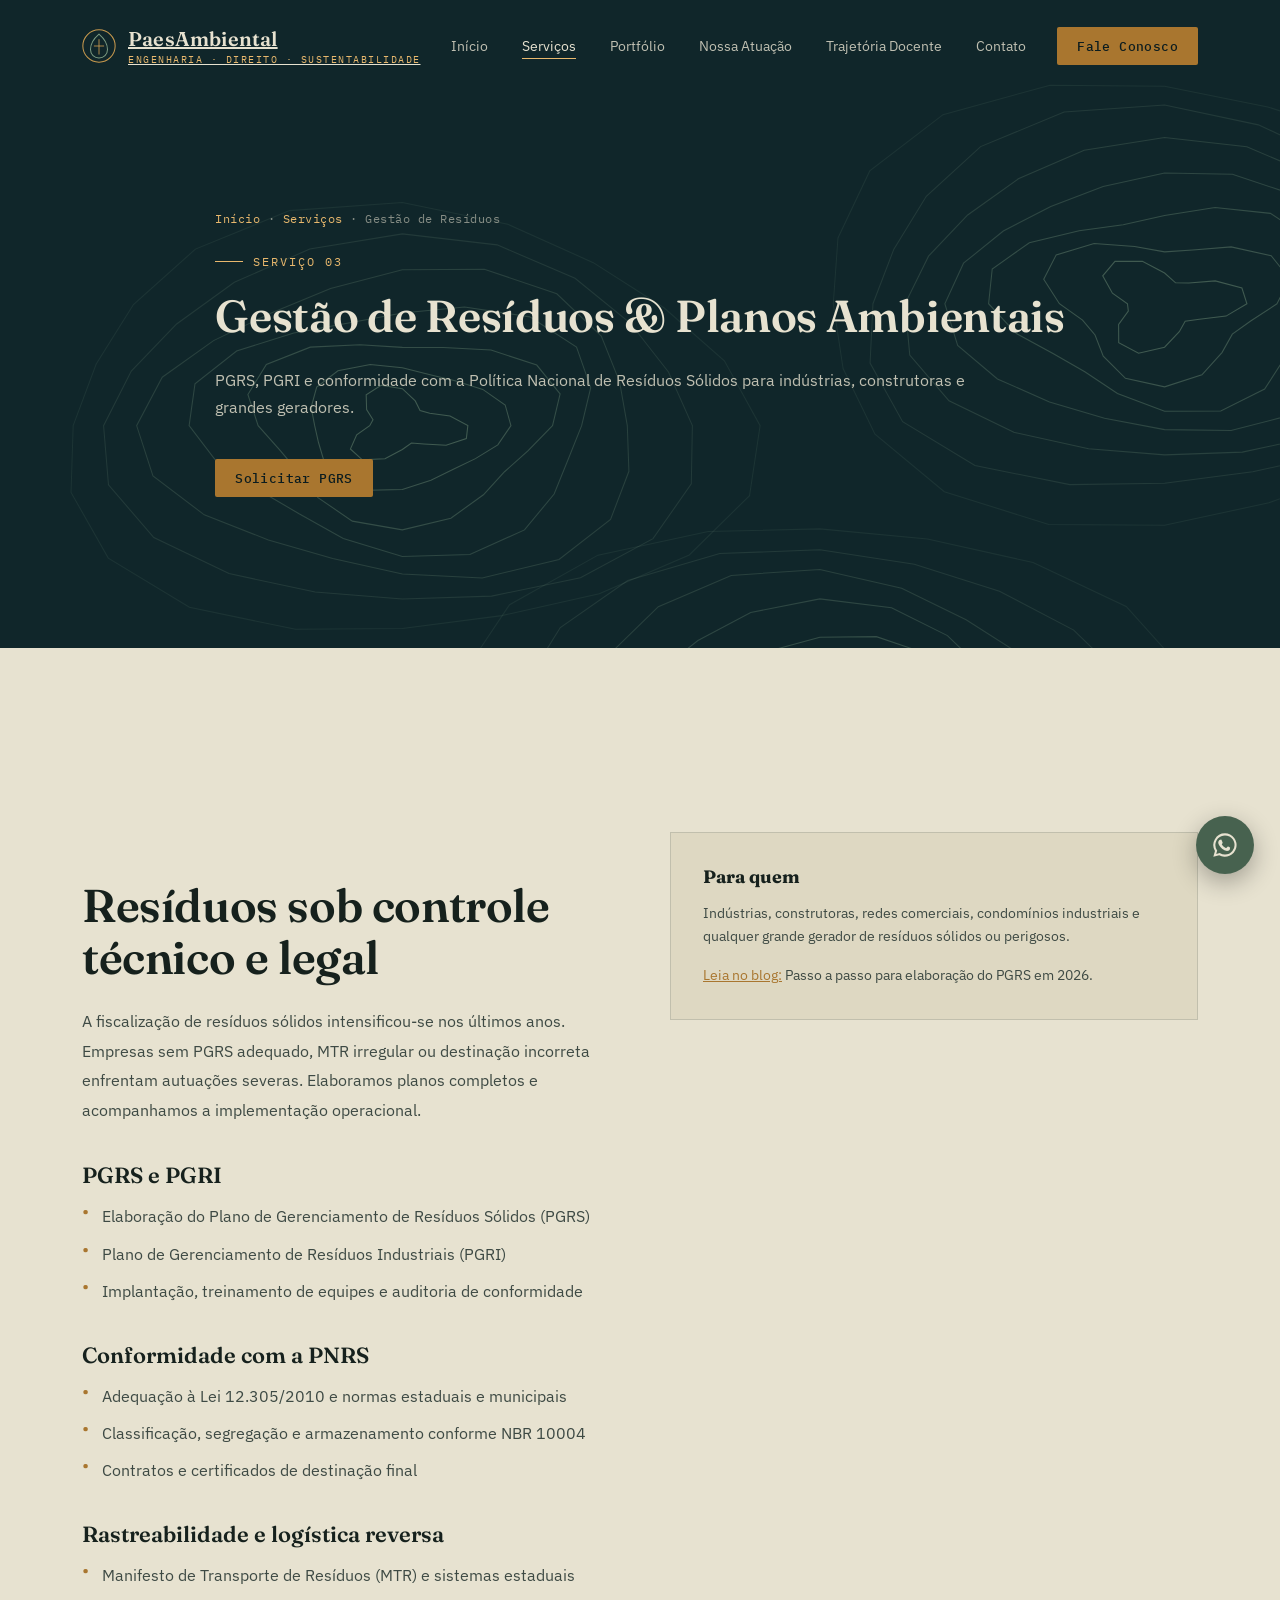
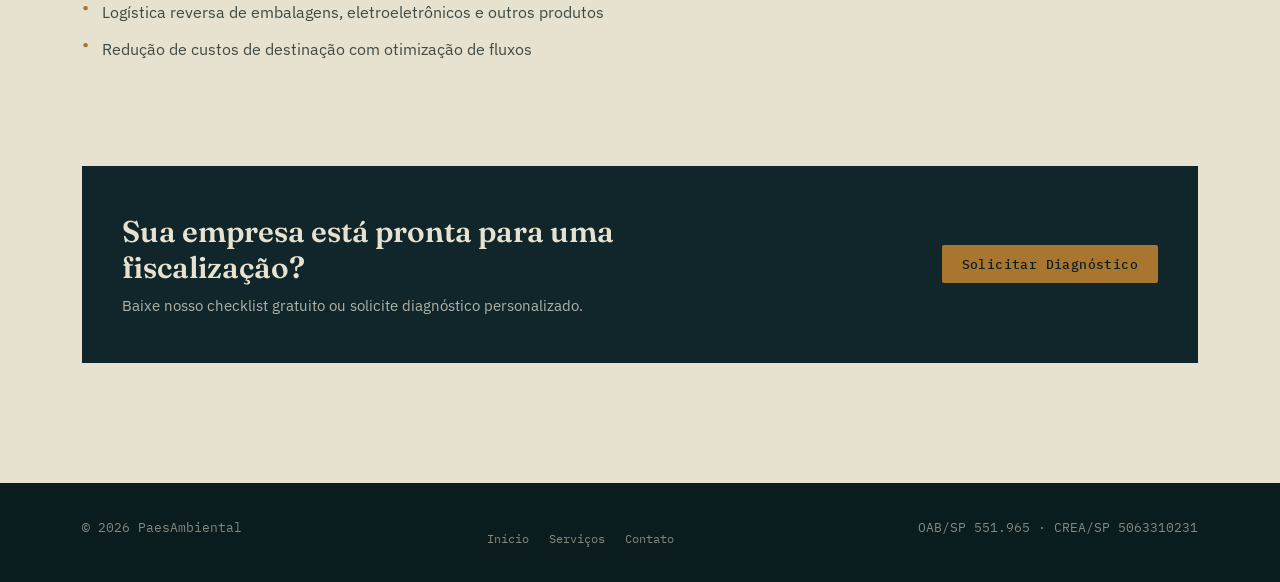
<file: servicos/gestao-de-residuos-pgrs.html>
<!DOCTYPE html>
<html lang="pt-BR">
<head>
  <meta charset="UTF-8">
  <meta name="viewport" content="width=device-width, initial-scale=1.0">
  <meta name="description" content="Elaboração e implementação de PGRS e PGRI. Conformidade com a PNRS, MTR, rastreabilidade e logística reversa. PaesAmbiental — consultoria para grandes geradores.">
  <title>Gestão de Resíduos e PGRS — PaesAmbiental</title>
  <link rel="icon" type="image/svg+xml" href="../favicon.svg">
  <link rel="preconnect" href="https://fonts.googleapis.com">
  <link rel="preconnect" href="https://fonts.gstatic.com" crossorigin>
  <link href="https://fonts.googleapis.com/css2?family=Fraunces:opsz,wght@9..144,400;9..144,500;9..144,600;9..144,700&family=IBM+Plex+Sans:wght@400;500;600&family=IBM+Plex+Mono:wght@400;500&display=swap" rel="stylesheet">
  <link rel="stylesheet" href="../styles.css">
</head>
<body>
<header id="siteHeader">
  <div class="wrap">
    <a class="brand" href="../index.html"><svg class="mark" viewBox="0 0 40 40" fill="none"><circle cx="20" cy="20" r="19" stroke="#C99A4E" stroke-width="1.2"/><path d="M20 6 C13 12 10 18 10 24 C10 30 14.5 34 20 34 C25.5 34 30 30 30 24 C30 18 27 12 20 6 Z" stroke="#7C9B82" stroke-width="1.2" fill="none"/><path d="M20 12 L20 30 M14 20 L26 20" stroke="#C99A4E" stroke-width="1"/></svg><div>PaesAmbiental<small>Engenharia · Direito · Sustentabilidade</small></div></a>
    <nav class="mainnav"><a href="../index.html">Início</a><a href="../servicos.html" class="active">Serviços</a><a href="../portfolio.html">Portfólio</a><a href="../atuacao.html">Nossa Atuação</a><a href="../trajetoria.html">Trajetória Docente</a><a href="../contato.html">Contato</a></nav>
    <a class="cta-btn" href="https://wa.me/5511972054265" target="_blank" rel="noopener">Fale Conosco</a>
    <button class="burger" id="burgerBtn" aria-label="Abrir menu"><span></span><span></span><span></span></button>
  </div>
</header>
<div class="mobile-menu" id="mobileMenu"><button class="mobile-close" id="mobileClose" aria-label="Fechar menu">&times;</button><a href="../index.html">Início</a><a href="../servicos.html">Serviços</a><a href="../portfolio.html">Portfólio</a><a href="../atuacao.html">Nossa Atuação</a><a href="../trajetoria.html">Trajetória Docente</a><a href="../contato.html">Contato</a></div>
<section class="hero hero-compact">
  <div class="contour-field" id="contourField"></div>
  <div class="wrap">
    <div class="breadcrumb"><a href="../index.html">Início</a> · <a href="../servicos.html">Serviços</a> · Gestão de Resíduos</div>
    <div class="eyebrow">Serviço 03</div>
    <h1 class="headline">Gestão de Resíduos &amp; Planos Ambientais</h1>
    <p class="sub">PGRS, PGRI e conformidade com a Política Nacional de Resíduos Sólidos para indústrias, construtoras e grandes geradores.</p>
    <div class="hero-actions"><a class="cta-btn" href="https://wa.me/5511972054265?text=Preciso%20elaborar%20PGRS." target="_blank" rel="noopener">Solicitar PGRS</a></div>
  </div>
</section>
<section>
  <div class="wrap">
    <div class="content-grid">
      <div class="page-content reveal">
        <h2 class="section-title section-title-spaced">Resíduos sob controle técnico e legal</h2>
        <p>A fiscalização de resíduos sólidos intensificou-se nos últimos anos. Empresas sem PGRS adequado, MTR irregular ou destinação incorreta enfrentam autuações severas. Elaboramos planos completos e acompanhamos a implementação operacional.</p>
        <h3>PGRS e PGRI</h3>
        <ul>
          <li>Elaboração do Plano de Gerenciamento de Resíduos Sólidos (PGRS)</li>
          <li>Plano de Gerenciamento de Resíduos Industriais (PGRI)</li>
          <li>Implantação, treinamento de equipes e auditoria de conformidade</li>
        </ul>
        <h3>Conformidade com a PNRS</h3>
        <ul>
          <li>Adequação à Lei 12.305/2010 e normas estaduais e municipais</li>
          <li>Classificação, segregação e armazenamento conforme NBR 10004</li>
          <li>Contratos e certificados de destinação final</li>
        </ul>
        <h3>Rastreabilidade e logística reversa</h3>
        <ul>
          <li>Manifesto de Transporte de Resíduos (MTR) e sistemas estaduais</li>
          <li>Logística reversa de embalagens, eletroeletrônicos e outros produtos</li>
          <li>Redução de custos de destinação com otimização de fluxos</li>
        </ul>
      </div>
      <aside class="content-aside reveal">
        <h4>Para quem</h4>
        <p>Indústrias, construtoras, redes comerciais, condomínios industriais e qualquer grande gerador de resíduos sólidos ou perigosos.</p>
        <p class="content-aside-note"><a class="accent-link" href="../blog.html">Leia no blog:</a> Passo a passo para elaboração do PGRS em 2026.</p>
      </aside>
    </div>
    <div class="cta-banner reveal">
      <div><h3>Sua empresa está pronta para uma fiscalização?</h3><p>Baixe nosso checklist gratuito ou solicite diagnóstico personalizado.</p></div>
      <a class="cta-btn" href="https://wa.me/5511972054265" target="blank" rel="noopener">Solicitar Diagnóstico</a>
    </div>
  </div>
</section>
<footer><div class="wrap"><div>© <span id="year"></span> PaesAmbiental</div><div class="footer-nav"><a href="../index.html">Início</a><a href="../servicos.html">Serviços</a><a href="../contato.html">Contato</a></div><div>OAB/SP 551.965 · CREA/SP 5063310231</div></div></footer>
<a class="float-wa" href="https://wa.me/5511972054265" target="_blank" rel="noopener" aria-label="WhatsApp"><svg viewBox="0 0 24 24" fill="currentColor"><path d="M12 2a10 10 0 00-8.6 15.1L2 22l5-1.3A10 10 0 1012 2zm0 18.2a8.2 8.2 0 01-4.2-1.1l-.3-.2-3 .8.8-2.9-.2-.3A8.2 8.2 0 1112 20.2zm4.5-6.1c-.2-.1-1.5-.7-1.7-.8-.2-.1-.4-.1-.6.1s-.7.8-.9 1c-.2.2-.3.2-.6.1a6.7 6.7 0 01-2-1.2 7.4 7.4 0 01-1.4-1.7c-.1-.2 0-.4.1-.5l.4-.5c.1-.1.2-.3.2-.4s0-.3-.1-.4-.6-1.5-.9-2c-.2-.5-.4-.4-.6-.4h-.5a1 1 0 00-.7.3 3 3 0 00-1 2.2c0 1.3.9 2.6 1.1 2.8s1.7 2.7 4.2 3.7a14 14 0 001.4.5 3.4 3.4 0 001.5.1c.5-.1 1.5-.6 1.7-1.2s.2-1.1.2-1.2-.2-.2-.4-.3z"/></svg></a>
<script src="../scripts.js"></script>
</body>
</html>
</file>
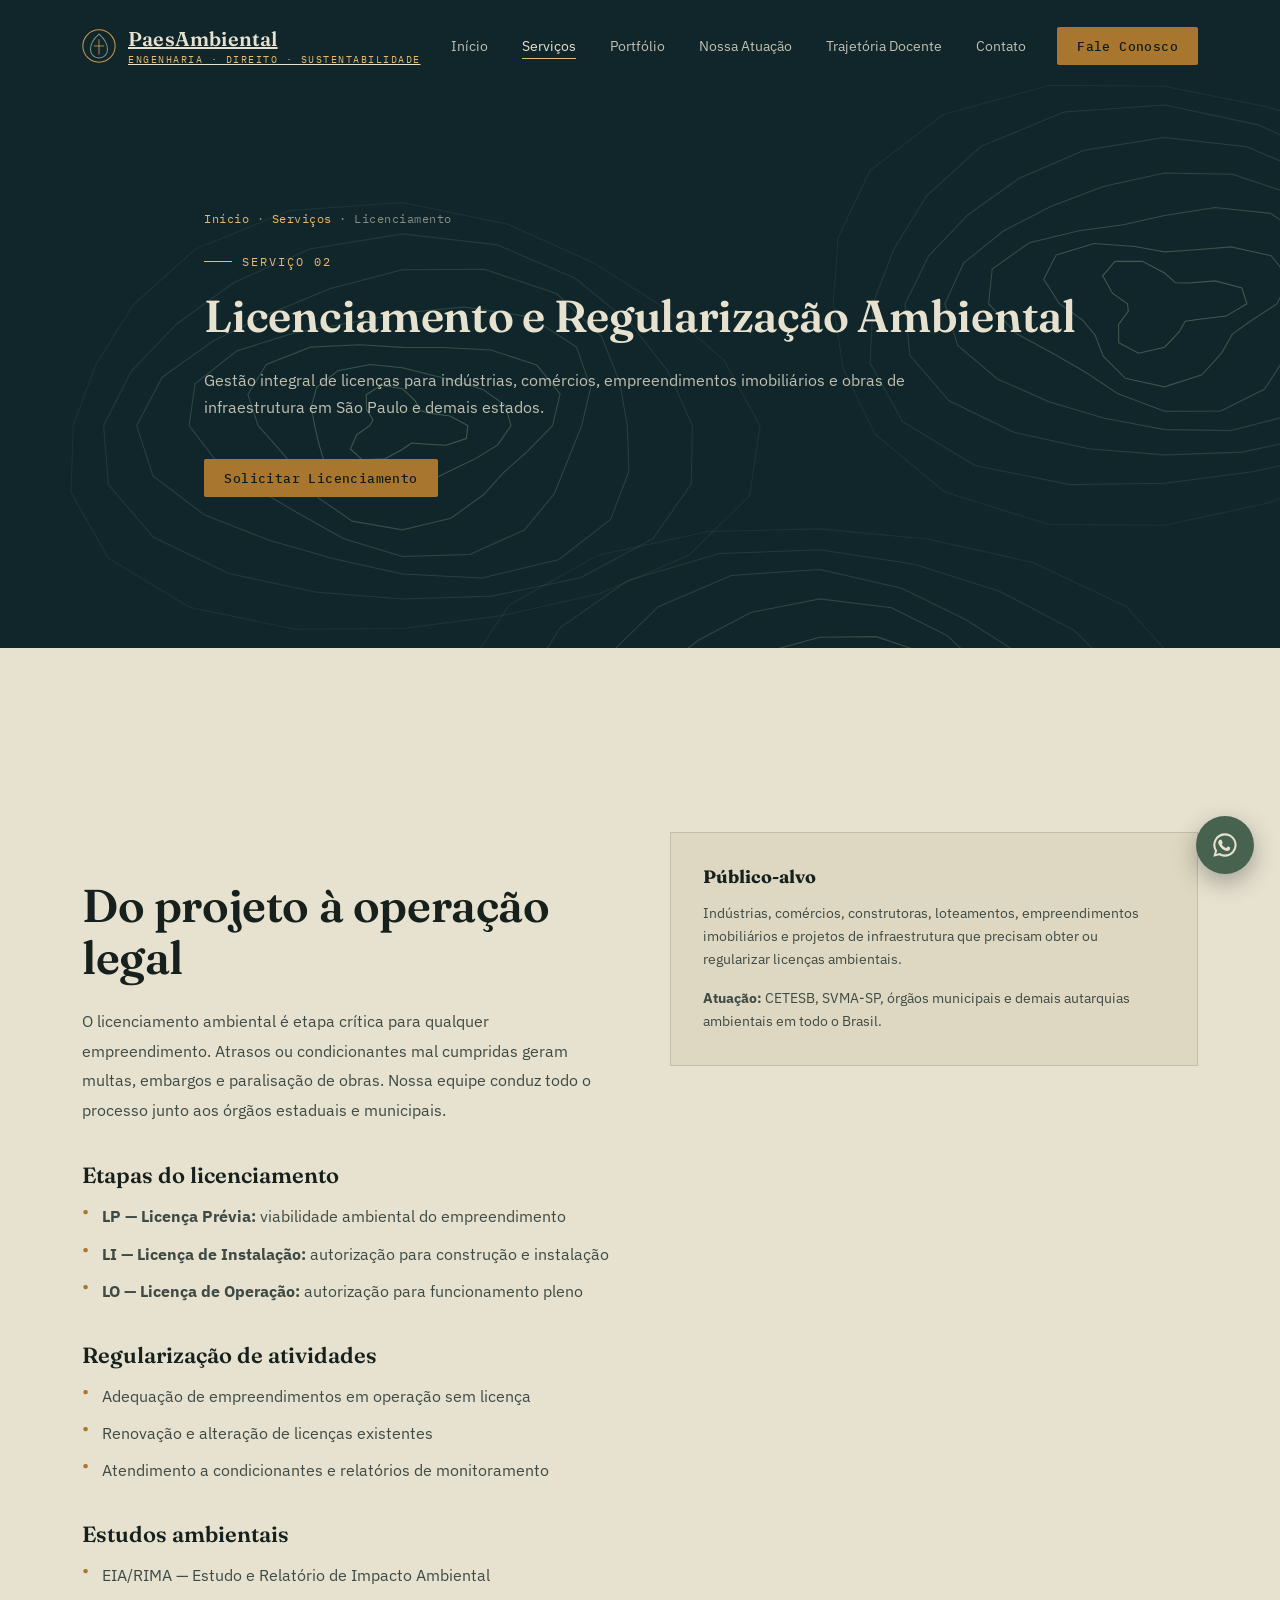
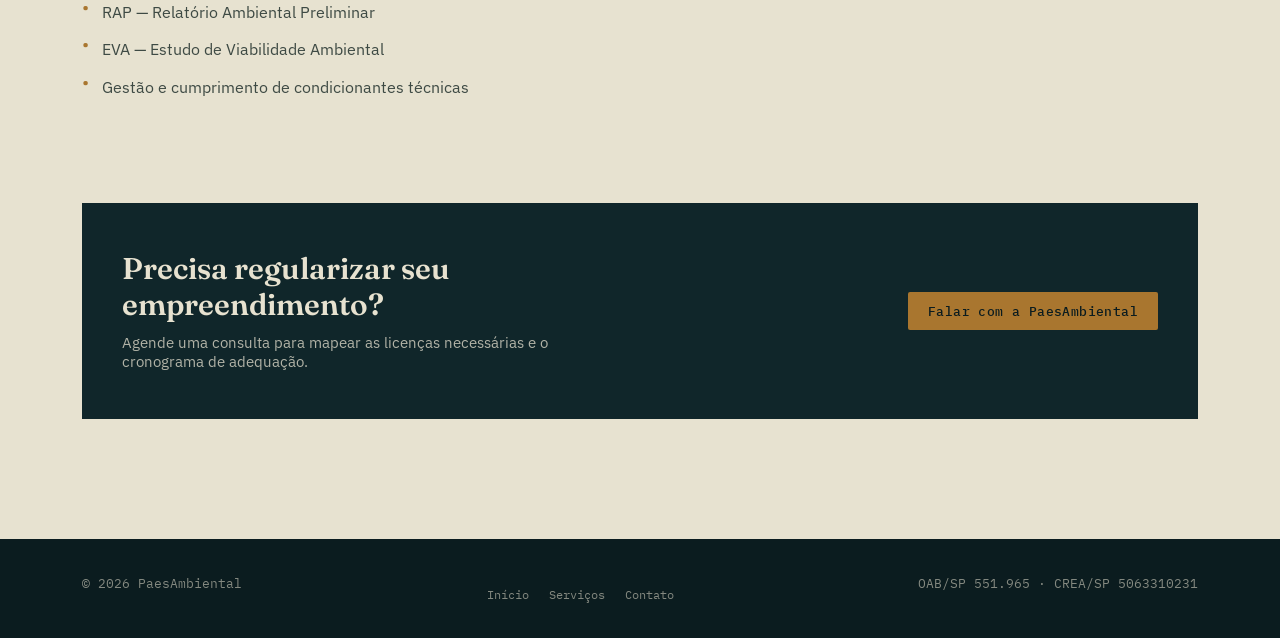
<file: servicos/licenciamento-ambiental.html>
<!DOCTYPE html>
<html lang="pt-BR">
<head>
  <meta charset="UTF-8">
  <meta name="viewport" content="width=device-width, initial-scale=1.0">
  <meta name="description" content="Licenciamento ambiental LP, LI e LO para indústrias, comércios e obras. Estudos EIA/RIMA, RAP, EVA e regularização junto a CETESB e órgãos municipais. PaesAmbiental.">
  <title>Licenciamento e Regularização Ambiental — PaesAmbiental</title>
  <link rel="icon" type="image/svg+xml" href="../favicon.svg">
  <link rel="preconnect" href="https://fonts.googleapis.com">
  <link rel="preconnect" href="https://fonts.gstatic.com" crossorigin>
  <link href="https://fonts.googleapis.com/css2?family=Fraunces:opsz,wght@9..144,400;9..144,500;9..144,600;9..144,700&family=IBM+Plex+Sans:wght@400;500;600&family=IBM+Plex+Mono:wght@400;500&display=swap" rel="stylesheet">
  <link rel="stylesheet" href="../styles.css">
</head>
<body>
<header id="siteHeader">
  <div class="wrap">
    <a class="brand" href="../index.html"><svg class="mark" viewBox="0 0 40 40" fill="none"><circle cx="20" cy="20" r="19" stroke="#C99A4E" stroke-width="1.2"/><path d="M20 6 C13 12 10 18 10 24 C10 30 14.5 34 20 34 C25.5 34 30 30 30 24 C30 18 27 12 20 6 Z" stroke="#7C9B82" stroke-width="1.2" fill="none"/><path d="M20 12 L20 30 M14 20 L26 20" stroke="#C99A4E" stroke-width="1"/></svg><div>PaesAmbiental<small>Engenharia · Direito · Sustentabilidade</small></div></a>
    <nav class="mainnav"><a href="../index.html">Início</a><a href="../servicos.html" class="active">Serviços</a><a href="../portfolio.html">Portfólio</a><a href="../atuacao.html">Nossa Atuação</a><a href="../trajetoria.html">Trajetória Docente</a><a href="../contato.html">Contato</a></nav>
    <a class="cta-btn" href="https://wa.me/5511972054265" target="_blank" rel="noopener">Fale Conosco</a>
    <button class="burger" id="burgerBtn" aria-label="Abrir menu"><span></span><span></span><span></span></button>
  </div>
</header>
<div class="mobile-menu" id="mobileMenu"><button class="mobile-close" id="mobileClose" aria-label="Fechar menu">&times;</button><a href="../index.html">Início</a><a href="../servicos.html">Serviços</a><a href="../portfolio.html">Portfólio</a><a href="../atuacao.html">Nossa Atuação</a><a href="../trajetoria.html">Trajetória Docente</a><a href="../contato.html">Contato</a></div>
<section class="hero hero-compact">
  <div class="contour-field" id="contourField"></div>
  <div class="wrap">
    <div class="breadcrumb"><a href="../index.html">Início</a> · <a href="../servicos.html">Serviços</a> · Licenciamento</div>
    <div class="eyebrow">Serviço 02</div>
    <h1 class="headline">Licenciamento e Regularização Ambiental</h1>
    <p class="sub">Gestão integral de licenças para indústrias, comércios, empreendimentos imobiliários e obras de infraestrutura em São Paulo e demais estados.</p>
    <div class="hero-actions"><a class="cta-btn" href="https://wa.me/5511972054265?text=Preciso%20de%20licenciamento%20ambiental." target="_blank" rel="noopener">Solicitar Licenciamento</a></div>
  </div>
</section>
<section>
  <div class="wrap">
    <div class="content-grid">
      <div class="page-content reveal">
        <h2 class="section-title section-title-spaced">Do projeto à operação legal</h2>
        <p>O licenciamento ambiental é etapa crítica para qualquer empreendimento. Atrasos ou condicionantes mal cumpridas geram multas, embargos e paralisação de obras. Nossa equipe conduz todo o processo junto aos órgãos estaduais e municipais.</p>
        <h3>Etapas do licenciamento</h3>
        <ul>
          <li><strong>LP — Licença Prévia:</strong> viabilidade ambiental do empreendimento</li>
          <li><strong>LI — Licença de Instalação:</strong> autorização para construção e instalação</li>
          <li><strong>LO — Licença de Operação:</strong> autorização para funcionamento pleno</li>
        </ul>
        <h3>Regularização de atividades</h3>
        <ul>
          <li>Adequação de empreendimentos em operação sem licença</li>
          <li>Renovação e alteração de licenças existentes</li>
          <li>Atendimento a condicionantes e relatórios de monitoramento</li>
        </ul>
        <h3>Estudos ambientais</h3>
        <ul>
          <li>EIA/RIMA — Estudo e Relatório de Impacto Ambiental</li>
          <li>RAP — Relatório Ambiental Preliminar</li>
          <li>EVA — Estudo de Viabilidade Ambiental</li>
          <li>Gestão e cumprimento de condicionantes técnicas</li>
        </ul>
      </div>
      <aside class="content-aside reveal">
        <h4>Público-alvo</h4>
        <p>Indústrias, comércios, construtoras, loteamentos, empreendimentos imobiliários e projetos de infraestrutura que precisam obter ou regularizar licenças ambientais.</p>
        <p class="content-aside-note"><strong>Atuação:</strong> CETESB, SVMA-SP, órgãos municipais e demais autarquias ambientais em todo o Brasil.</p>
      </aside>
    </div>
    <div class="cta-banner reveal">
      <div><h3>Precisa regularizar seu empreendimento?</h3><p>Agende uma consulta para mapear as licenças necessárias e o cronograma de adequação.</p></div>
      <a class="cta-btn" href="../contato.html">Falar com a PaesAmbiental</a>
    </div>
  </div>
</section>
<footer><div class="wrap"><div>© <span id="year"></span> PaesAmbiental</div><div class="footer-nav"><a href="../index.html">Início</a><a href="../servicos.html">Serviços</a><a href="../contato.html">Contato</a></div><div>OAB/SP 551.965 · CREA/SP 5063310231</div></div></footer>
<a class="float-wa" href="https://wa.me/5511972054265" target="_blank" rel="noopener" aria-label="WhatsApp"><svg viewBox="0 0 24 24" fill="currentColor"><path d="M12 2a10 10 0 00-8.6 15.1L2 22l5-1.3A10 10 0 1012 2zm0 18.2a8.2 8.2 0 01-4.2-1.1l-.3-.2-3 .8.8-2.9-.2-.3A8.2 8.2 0 1112 20.2zm4.5-6.1c-.2-.1-1.5-.7-1.7-.8-.2-.1-.4-.1-.6.1s-.7.8-.9 1c-.2.2-.3.2-.6.1a6.7 6.7 0 01-2-1.2 7.4 7.4 0 01-1.4-1.7c-.1-.2 0-.4.1-.5l.4-.5c.1-.1.2-.3.2-.4s0-.3-.1-.4-.6-1.5-.9-2c-.2-.5-.4-.4-.6-.4h-.5a1 1 0 00-.7.3 3 3 0 00-1 2.2c0 1.3.9 2.6 1.1 2.8s1.7 2.7 4.2 3.7a14 14 0 001.4.5 3.4 3.4 0 001.5.1c.5-.1 1.5-.6 1.7-1.2s.2-1.1.2-1.2-.2-.2-.4-.3z"/></svg></a>
<script src="../scripts.js"></script>
</body>
</html>
</file>
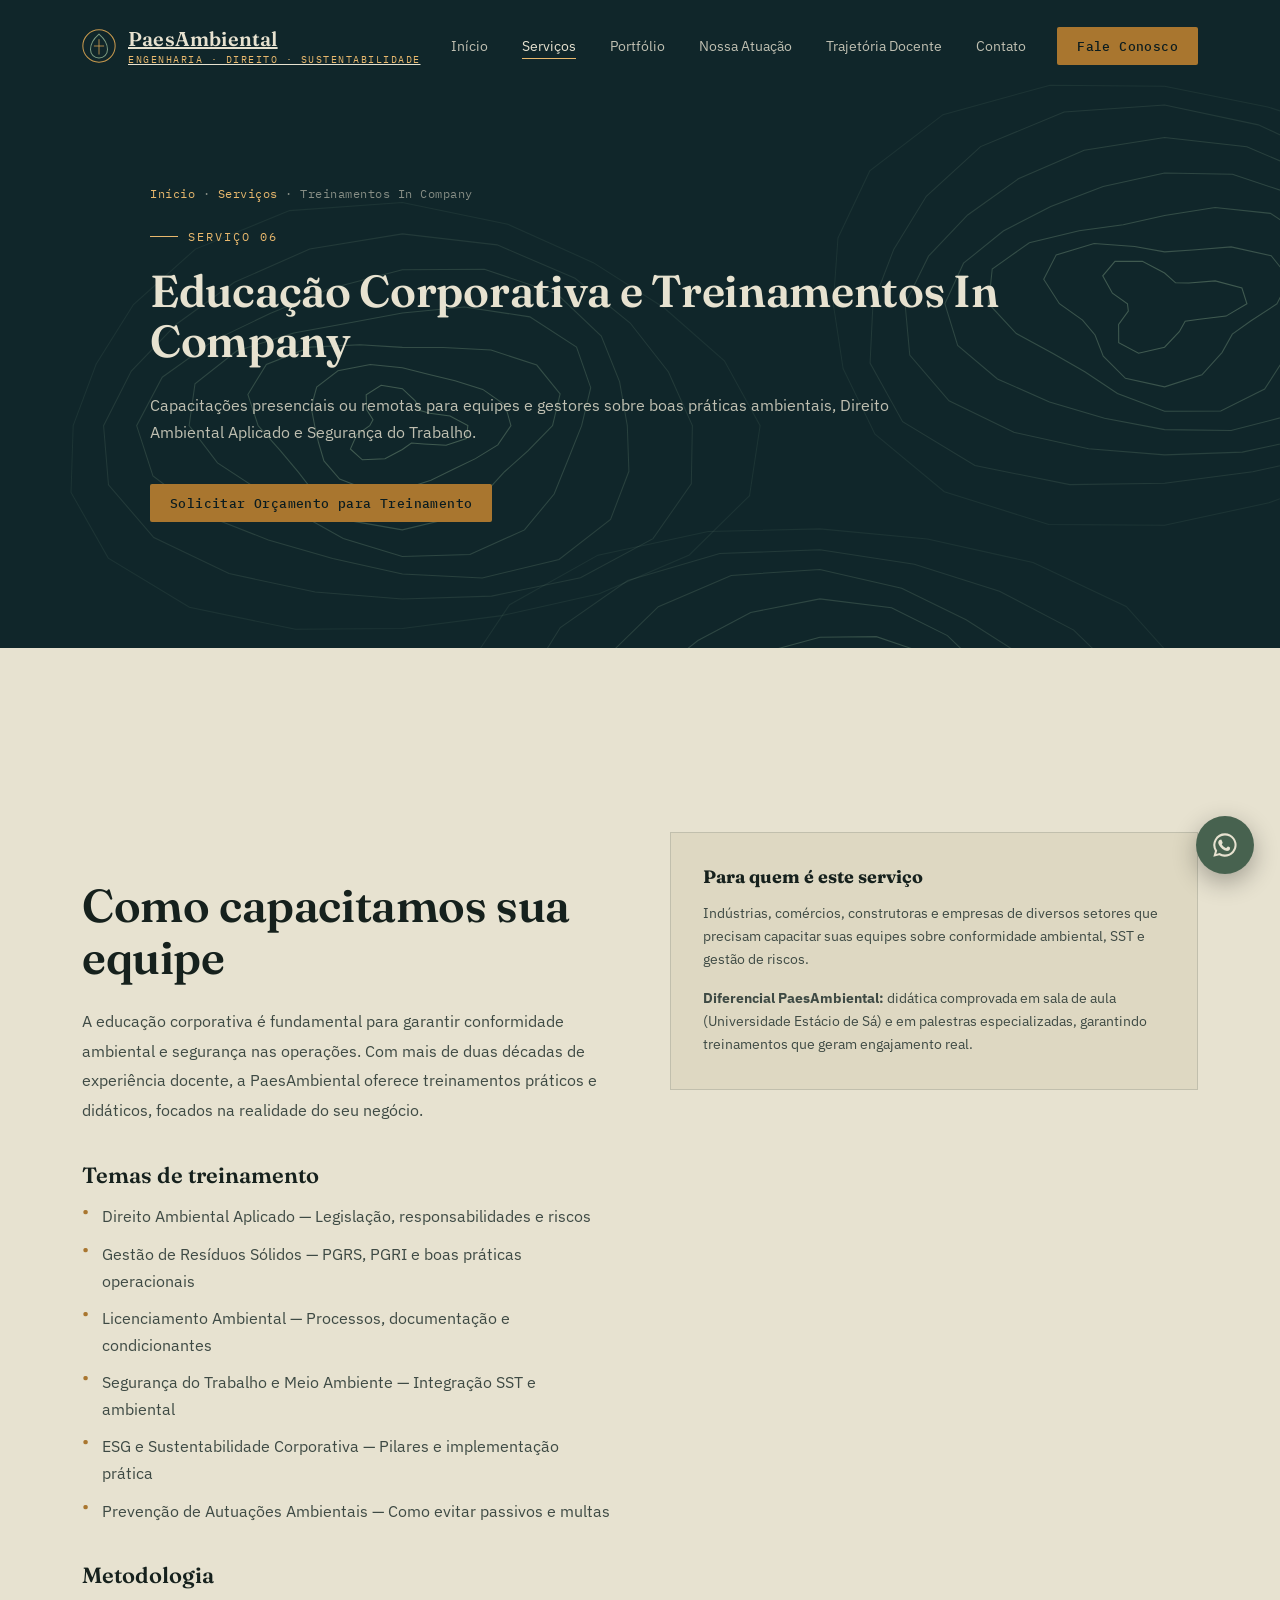
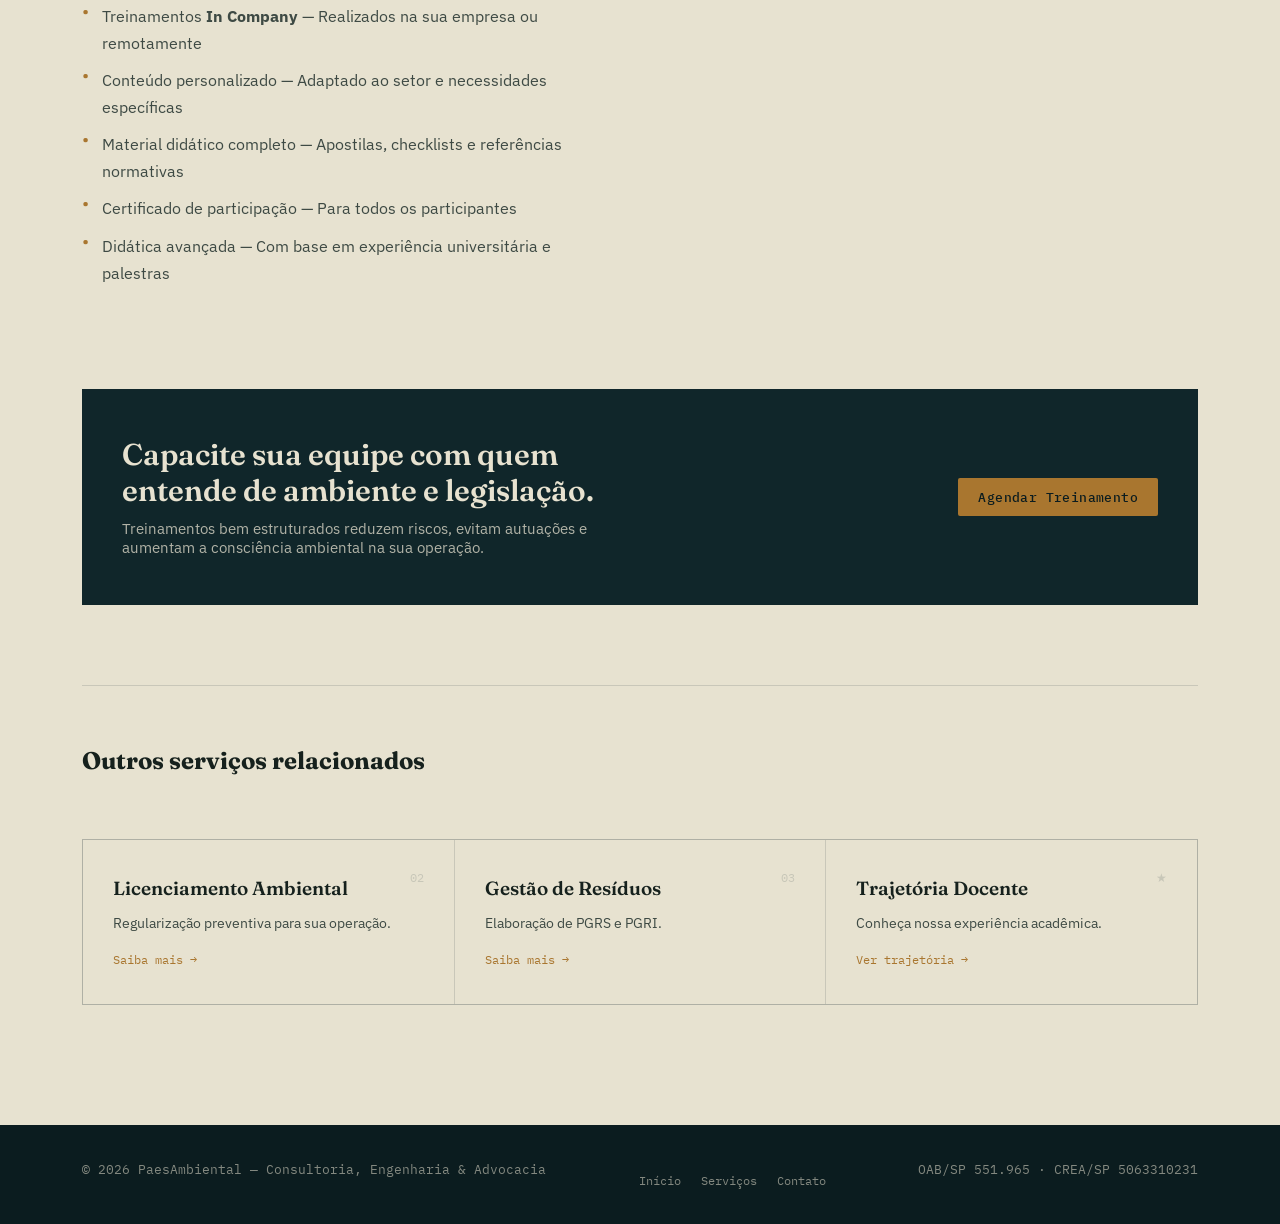
<file: servicos/treinamentos-in-company.html>
<!DOCTYPE html>
<html lang="pt-BR">
<head>
  <meta charset="UTF-8">
  <meta name="viewport" content="width=device-width, initial-scale=1.0">
  <meta name="description" content="Treinamentos In Company em Direito Ambiental, SST e gestão ambiental. Capacitações presenciais e remotas para equipes e gestores. PaesAmbiental — Osasco/SP.">
  <title>Treinamentos In Company — PaesAmbiental</title>
  <link rel="icon" type="image/svg+xml" href="../favicon.svg">
  <link rel="preconnect" href="https://fonts.googleapis.com">
  <link rel="preconnect" href="https://fonts.gstatic.com" crossorigin>
  <link href="https://fonts.googleapis.com/css2?family=Fraunces:opsz,wght@9..144,400;9..144,500;9..144,600;9..144,700&family=IBM+Plex+Sans:wght@400;500;600&family=IBM+Plex+Mono:wght@400;500&display=swap" rel="stylesheet">
  <link rel="stylesheet" href="../styles.css">
</head>
<body>
<header id="siteHeader">
  <div class="wrap">
    <a class="brand" href="../index.html">
      <svg class="mark" viewBox="0 0 40 40" fill="none"><circle cx="20" cy="20" r="19" stroke="#C99A4E" stroke-width="1.2"/><path d="M20 6 C13 12 10 18 10 24 C10 30 14.5 34 20 34 C25.5 34 30 30 30 24 C30 18 27 12 20 6 Z" stroke="#7C9B82" stroke-width="1.2" fill="none"/><path d="M20 12 L20 30 M14 20 L26 20" stroke="#C99A4E" stroke-width="1"/></svg>
      <div>PaesAmbiental<small>Engenharia · Direito · Sustentabilidade</small></div>
    </a>
    <nav class="mainnav">
      <a href="../index.html">Início</a>
      <a href="../servicos.html" class="active">Serviços</a>
      <a href="../portfolio.html">Portfólio</a>
      <a href="../atuacao.html">Nossa Atuação</a>
      <a href="../trajetoria.html">Trajetória Docente</a>
      <a href="../contato.html">Contato</a>
    </nav>
    <a class="cta-btn" href="https://wa.me/5511972054265" target="_blank" rel="noopener">Fale Conosco</a>
    <button class="burger" id="burgerBtn" aria-label="Abrir menu"><span></span><span></span><span></span></button>
  </div>
</header>
<div class="mobile-menu" id="mobileMenu">
  <button class="mobile-close" id="mobileClose" aria-label="Fechar menu">&times;</button>
  <a href="../index.html">Início</a>
  <a href="../servicos.html">Serviços</a>
  <a href="../portfolio.html">Portfólio</a>
  <a href="../atuacao.html">Nossa Atuação</a>
  <a href="../trajetoria.html">Trajetória Docente</a>
  <a href="../contato.html">Contato</a>
</div>
<section class="hero hero-compact">
  <div class="contour-field" id="contourField"></div>
  <div class="wrap">
    <div class="breadcrumb"><a href="../index.html">Início</a> · <a href="../servicos.html">Serviços</a> · Treinamentos In Company</div>
    <div class="eyebrow">Serviço 06</div>
    <h1 class="headline">Educação Corporativa e Treinamentos In Company</h1>
    <p class="sub">Capacitações presenciais ou remotas para equipes e gestores sobre boas práticas ambientais, Direito Ambiental Aplicado e Segurança do Trabalho.</p>
    <div class="hero-actions">
      <a class="cta-btn" href="https://wa.me/5511972054265?text=Gostaria%20de%20saber%20mais%20sobre%20treinamentos%20In%20Company." target="_blank" rel="noopener">Solicitar Orçamento para Treinamento</a>
    </div>
  </div>
</section>
<section>
  <div class="wrap">
    <div class="content-grid">
      <div class="page-content reveal">
        <h2 class="section-title section-title-spaced">Como capacitamos sua equipe</h2>
        <p>A educação corporativa é fundamental para garantir conformidade ambiental e segurança nas operações. Com mais de duas décadas de experiência docente, a PaesAmbiental oferece treinamentos práticos e didáticos, focados na realidade do seu negócio.</p>
        <h3>Temas de treinamento</h3>
        <ul>
          <li>Direito Ambiental Aplicado — Legislação, responsabilidades e riscos</li>
          <li>Gestão de Resíduos Sólidos — PGRS, PGRI e boas práticas operacionais</li>
          <li>Licenciamento Ambiental — Processos, documentação e condicionantes</li>
          <li>Segurança do Trabalho e Meio Ambiente — Integração SST e ambiental</li>
          <li>ESG e Sustentabilidade Corporativa — Pilares e implementação prática</li>
          <li>Prevenção de Autuações Ambientais — Como evitar passivos e multas</li>
        </ul>
        <h3>Metodologia</h3>
        <ul>
          <li>Treinamentos <strong>In Company</strong> — Realizados na sua empresa ou remotamente</li>
          <li>Conteúdo personalizado — Adaptado ao setor e necessidades específicas</li>
          <li>Material didático completo — Apostilas, checklists e referências normativas</li>
          <li>Certificado de participação — Para todos os participantes</li>
          <li>Didática avançada — Com base em experiência universitária e palestras</li>
        </ul>
      </div>
      <aside class="content-aside reveal">
        <h4>Para quem é este serviço</h4>
        <p>Indústrias, comércios, construtoras e empresas de diversos setores que precisam capacitar suas equipes sobre conformidade ambiental, SST e gestão de riscos.</p>
        <p class="content-aside-note"><strong>Diferencial PaesAmbiental:</strong> didática comprovada em sala de aula (Universidade Estácio de Sá) e em palestras especializadas, garantindo treinamentos que geram engajamento real.</p>
      </aside>
    </div>
    <div class="cta-banner reveal">
      <div>
        <h3>Capacite sua equipe com quem entende de ambiente e legislação.</h3>
        <p>Treinamentos bem estruturados reduzem riscos, evitam autuações e aumentam a consciência ambiental na sua operação.</p>
      </div>
      <a class="cta-btn" href="https://wa.me/5511972054265?text=Quero%20agendar%20um%20treinamento%20In%20Company." target="_blank" rel="noopener">Agendar Treinamento</a>
    </div>
    <div class="related-services reveal">
      <h3>Outros serviços relacionados</h3>
      <div class="services-grid">
        <a class="svc-card svc-card-link" href="licenciamento-ambiental.html"><span class="svc-num">02</span><h4>Licenciamento Ambiental</h4><p>Regularização preventiva para sua operação.</p><span class="svc-link">Saiba mais →</span></a>
        <a class="svc-card svc-card-link" href="gestao-de-residuos-pgrs.html"><span class="svc-num">03</span><h4>Gestão de Resíduos</h4><p>Elaboração de PGRS e PGRI.</p><span class="svc-link">Saiba mais →</span></a>
        <a class="svc-card svc-card-link" href="../trajetoria.html"><span class="svc-num">★</span><h4>Trajetória Docente</h4><p>Conheça nossa experiência acadêmica.</p><span class="svc-link">Ver trajetória →</span></a>
      </div>
    </div>
  </div>
</section>
<footer>
  <div class="wrap">
    <div>© <span id="year"></span> PaesAmbiental — Consultoria, Engenharia &amp; Advocacia</div>
    <div class="footer-nav">
      <a href="../index.html">Início</a>
      <a href="../servicos.html">Serviços</a>
      <a href="../contato.html">Contato</a>
    </div>
    <div>OAB/SP 551.965 · CREA/SP 5063310231</div>
  </div>
</footer>
<a class="float-wa" href="https://wa.me/5511972054265?text=Ol%C3%A1!%20Gostaria%20de%20saber%20mais%20sobre%20a%20consultoria%20da%20PaesAmbiental." target="_blank" rel="noopener" aria-label="Falar no WhatsApp"><svg viewBox="0 0 24 24" fill="currentColor"><path d="M12 2a10 10 0 00-8.6 15.1L2 22l5-1.3A10 10 0 1012 2zm0 18.2a8.2 8.2 0 01-4.2-1.1l-.3-.2-3 .8.8-2.9-.2-.3A8.2 8.2 0 1112 20.2zm4.5-6.1c-.2-.1-1.5-.7-1.7-.8-.2-.1-.4-.1-.6.1s-.7.8-.9 1c-.2.2-.3.2-.6.1a6.7 6.7 0 01-2-1.2 7.4 7.4 0 01-1.4-1.7c-.1-.2 0-.4.1-.5l.4-.5c.1-.1.2-.3.2-.4s0-.3-.1-.4-.6-1.5-.9-2c-.2-.5-.4-.4-.6-.4h-.5a1 1 0 00-.7.3 3 3 0 00-1 2.2c0 1.3.9 2.6 1.1 2.8s1.7 2.7 4.2 3.7a14 14 0 001.4.5 3.4 3.4 0 001.5.1c.5-.1 1.5-.6 1.7-1.2s.2-1.1.2-1.2-.2-.2-.4-.3z"/></svg></a>
<script src="../scripts.js"></script>
</body>
</html>
</file>
<file: styles.css>
:root{
  --ink:#10262A;
  --ink-2:#0B1C1F;
  --paper:#E7E2D0;
  --paper-2:#DED8C2;
  --moss:#47624F;
  --moss-light:#8FB396;
  --brass:#A9762F;
  --brass-light:#E8B86D;
  --stamp:#7A2E2E;
  --text:#16211D;
  --text-soft:#3E4A44;
  --line: rgba(16,38,42,0.14);
  --line-light: rgba(231,226,208,0.18);
  --display: 'Fraunces', serif;
  --body: 'IBM Plex Sans', sans-serif;
  --mono: 'IBM Plex Mono', monospace;
}
*{margin:0;padding:0;box-sizing:border-box;}
html{scroll-behavior:smooth;}
body{
  font-family:var(--body);
  background:var(--paper);
  color:var(--text);
  overflow-x:hidden;
}
@media (prefers-reduced-motion: reduce){
  html{scroll-behavior:auto;}
  *{animation-duration:0.001ms !important; animation-iteration-count:1 !important; transition-duration:0.001ms !important;}
}
a{color:inherit;}
img,svg{display:block;max-width:100%;}
.wrap{max-width:1180px;margin:0 auto;padding:0 32px;}
.hero-content{position:relative;z-index:2;}
::selection{background:var(--brass); color:var(--paper);}
.contour-field{position:absolute;inset:0;overflow:hidden;pointer-events:none;z-index:0;}
.contour-field svg{width:100%;height:100%;}
.contour-line{fill:none;stroke-width:1;}
.contour-line-light{stroke:#7C9B82;}
.contour-line-dark{stroke:#47624F;}
.contour-line-level-1{opacity:.445;}
.contour-line-level-2{opacity:.39;}
.contour-line-level-3{opacity:.335;}
.contour-line-level-4{opacity:.28;}
.contour-line-level-5{opacity:.225;}
.contour-line-level-6{opacity:.17;}
.contour-line-level-7{opacity:.115;}
header{
  position:fixed;top:0;left:0;right:0;z-index:1000;
  background:rgba(16,38,42,0.0);
  transition:background .4s ease, box-shadow .4s ease, padding .3s ease;
  padding:26px 0;
}
header.scrolled{
  background:rgba(16,38,42,0.94);
  -webkit-backdrop-filter:blur(8px);
  backdrop-filter:blur(8px);
  padding:14px 0;
  box-shadow:0 8px 30px rgba(0,0,0,0.25);
}
header .wrap{display:flex;align-items:center;justify-content:space-between;}
.brand{display:flex;align-items:center;gap:12px;font-family:var(--display);font-weight:600;font-size:20px;color:var(--paper);letter-spacing:.2px;}
.brand .mark{width:34px;height:34px;flex-shrink:0;}
.brand small{display:block;font-family:var(--mono);font-size:9.5px;letter-spacing:1.5px;color:var(--brass-light);font-weight:400;text-transform:uppercase;margin-top:2px;}
.header-credentials{display:flex;align-items:center;gap:16px;font-family:var(--mono);font-size:10px;color:rgba(231,226,208,.6);letter-spacing:.8px;}
.header-credentials span{color:var(--brass-light);}
nav.mainnav{display:flex;align-items:center;gap:34px;}
nav.mainnav a{
  font-size:14px;color:var(--paper);text-decoration:none;opacity:.82;
  position:relative;padding:4px 0;transition:opacity .2s;
}
nav.mainnav a:hover{opacity:1;}
nav.mainnav a::after{
  content:'';position:absolute;left:0;bottom:0;height:1px;width:0;background:var(--brass-light);
  transition:width .25s ease;
}
nav.mainnav a:hover::after{width:100%;}
.cta-btn{
  font-family:var(--mono);font-size:12.5px;letter-spacing:.4px;
  background:var(--brass);color:var(--ink-2);border:none;
  padding:11px 20px;border-radius:2px;cursor:pointer;text-decoration:none;
  display:inline-flex;align-items:center;gap:8px;font-weight:500;
  transition:background .2s, transform .2s;white-space:nowrap;
}
.cta-btn:hover{background:var(--brass-light);transform:translateY(-1px);}
.burger{display:none;flex-direction:column;gap:5px;background:none;border:none;cursor:pointer;padding:6px;}
.burger span{width:24px;height:2px;background:var(--paper);}
.mobile-menu{
  position:fixed;inset:0;background:var(--ink-2);z-index:1100;
  display:flex;flex-direction:column;align-items:center;justify-content:center;gap:28px;
  transform:translateY(-100%);transition:transform .4s cubic-bezier(.7,0,.3,1);
}
.mobile-menu.open{transform:translateY(0);}
.mobile-menu a{font-family:var(--display);font-size:26px;color:var(--paper);text-decoration:none;}
.mobile-close{position:absolute;top:26px;right:32px;background:none;border:none;color:var(--paper);font-size:28px;cursor:pointer;}
.hero{
  position:relative;min-height:100vh;background:var(--ink);color:var(--paper);
  display:flex;align-items:center;overflow:hidden;padding-top:110px;padding-bottom:70px;
}
.hero .wrap{position:relative;z-index:2;}
.eyebrow{
  font-family:var(--mono);font-size:12px;letter-spacing:2px;text-transform:uppercase;
  color:var(--brass-light);margin-bottom:22px;display:flex;align-items:center;gap:10px;
  opacity:0;animation:fadeUp .8s .1s ease forwards;
}
.eyebrow::before{content:'';width:28px;height:1px;background:var(--brass-light);}
h1.headline{
  font-family:var(--display);font-weight:600;
  font-size:clamp(26px,3.5vw,50px);line-height:1.12;letter-spacing:-.3px;
  max-width:980px;
  opacity:0;animation:fadeUp .9s .25s ease forwards;
}
h1.headline em{font-style:italic;font-weight:500;color:var(--moss-light);}
.sub{
  margin-top:26px;font-size:16px;line-height:1.7;max-width:760px;color:rgba(231,226,208,.82);
  opacity:0;animation:fadeUp .9s .4s ease forwards;
}
.hero-actions{margin-top:38px;display:flex;gap:16px;flex-wrap:wrap;opacity:0;animation:fadeUp .9s .55s ease forwards;}
.btn-ghost{
  font-family:var(--mono);font-size:12.5px;letter-spacing:.4px;color:var(--paper);
  border:1px solid var(--line-light);padding:11px 22px;border-radius:2px;text-decoration:none;
  transition:border-color .2s, background .2s;
}
.btn-ghost:hover{border-color:var(--brass-light);background:rgba(255,255,255,.04);}
.seals-row{
  margin-top:64px;display:flex;gap:28px;flex-wrap:wrap;
  opacity:0;animation:fadeUp .9s .7s ease forwards;
}
.seal{display:flex;align-items:center;gap:12px;}
.seal .stamp-icon{width:46px;height:46px;flex-shrink:0;}
.seal .seal-text{font-family:var(--mono);font-size:11px;line-height:1.5;color:rgba(231,226,208,.7);}
.seal .seal-text b{display:block;color:var(--paper);font-size:12.5px;letter-spacing:.3px;}
@keyframes fadeUp{from{opacity:0;transform:translateY(18px);}to{opacity:1;transform:translateY(0);}}
section{position:relative;padding:120px 0;}
.section-dark{background:var(--ink);color:var(--paper);}
.section-tag{
  font-family:var(--mono);font-size:12px;letter-spacing:2px;text-transform:uppercase;color:var(--brass);
  display:flex;align-items:center;gap:10px;margin-bottom:18px;
}
.section-dark .section-tag{color:var(--brass-light);}
.section-tag::before{content:'';width:28px;height:1px;background:currentColor;}
h2.section-title{
  font-family:var(--display);font-weight:600;font-size:clamp(28px,4vw,46px);
  letter-spacing:-.4px;line-height:1.12;max-width:720px;
}
.section-title-spaced{margin-bottom:24px;}
.section-intro{margin-top:20px;max-width:620px;font-size:16.5px;line-height:1.7;color:var(--text-soft);}
.section-dark .section-intro{color:rgba(231,226,208,.78);}
.reveal{opacity:0;transform:translateY(28px);transition:opacity .7s ease, transform .7s ease;}
.reveal.in{opacity:1;transform:translateY(0);}
.about-grid{margin-top:64px;display:grid;grid-template-columns:1.1fr .9fr;gap:70px;align-items:start;}
.about-copy p{font-size:16px;line-height:1.85;color:var(--text-soft);margin-bottom:18px;}
.about-copy strong{color:var(--text);font-weight:600;}
.stat-block{display:flex;gap:36px;margin-top:36px;flex-wrap:wrap;}
.stat{font-family:var(--display);}
.stat .num{font-size:46px;font-weight:600;color:var(--moss);line-height:1;}
.stat .num span{font-family:var(--mono);font-size:16px;color:var(--brass);vertical-align:top;}
.stat .label{font-family:var(--body);font-size:12.5px;color:var(--text-soft);margin-top:6px;max-width:150px;line-height:1.4;}
.portrait-card{margin-bottom:44px;}
.portrait-frame{
  position:relative;width:100%;max-width:280px;aspect-ratio:4/4.1;overflow:hidden;
  border:1px solid var(--brass);padding:10px;
}
.portrait-frame::before{
  content:'';position:absolute;top:4px;left:4px;right:4px;bottom:4px;border:1px solid var(--line);
  pointer-events:none;z-index:2;
}
.portrait-frame img{
  width:100%;height:100%;object-fit:cover;object-position:center 20%;
  filter:grayscale(.35) sepia(.08) contrast(1.03);
}
.portrait-caption{margin-top:16px;max-width:280px;}
.portrait-caption .p-name{font-family:var(--display);font-weight:600;font-size:19px;}
.portrait-caption .p-role{font-family:var(--mono);font-size:11.5px;letter-spacing:.5px;color:var(--brass);margin-top:5px;text-transform:uppercase;}
.timeline{border-left:1px solid var(--line);padding-left:28px;display:flex;flex-direction:column;gap:34px;}
.tl-item{position:relative;}
.tl-item::before{
  content:'';position:absolute;left:-33px;top:4px;width:9px;height:9px;border-radius:50%;
  background:var(--paper);border:2px solid var(--moss);
}
.tl-item .tl-date{font-family:var(--mono);font-size:12px;color:var(--brass);letter-spacing:.5px;}
.tl-item h4{font-family:var(--display);font-weight:600;font-size:18px;margin-top:6px;}
.tl-item p{font-size:14.5px;color:var(--text-soft);margin-top:6px;line-height:1.6;}
.lecture-grid{margin-top:64px;display:grid;grid-template-columns:1fr 1fr;gap:60px;}
.lecture-col h3{font-family:var(--mono);font-size:12.5px;letter-spacing:1.5px;text-transform:uppercase;color:var(--brass-light);margin-bottom:22px;}
.talk-item{border-top:1px solid var(--line-light);padding:18px 0;}
.talk-item:last-child{border-bottom:1px solid var(--line-light);}
.talk-item .talk-venue{font-family:var(--display);font-size:16.5px;font-weight:500;}
.talk-item .talk-topic{font-size:14px;color:rgba(231,226,208,.72);margin-top:5px;}
.services-grid{margin-top:64px;display:grid;grid-template-columns:repeat(3,1fr);gap:1px;background:var(--line);border:1px solid var(--line);}
.svc-card{
  background:var(--paper);padding:36px 30px;position:relative;overflow:hidden;
  transition:background .35s ease;
}
.svc-card:hover{background:var(--paper-2);}
.svc-icon{width:44px;height:44px;color:var(--moss);margin-bottom:22px;transition:transform .35s ease;}
.svc-card:hover .svc-icon{transform:translateY(-3px);}
.svc-card h4{font-family:var(--display);font-weight:600;font-size:19px;margin-bottom:12px;line-height:1.3;color:var(--text);}
.svc-card p{font-size:14px;line-height:1.65;color:var(--text-soft);}
.svc-num{position:absolute;top:30px;right:30px;font-family:var(--mono);font-size:12px;color:var(--line);}
.feature-spotlight{margin-top:64px;display:grid;grid-template-columns:1.05fr 1fr;gap:42px;align-items:center;border:1px solid var(--line);background:rgba(16,38,42,.03);padding:28px;}
.feature-image-stack{position:relative;display:grid;grid-template-columns:1fr;align-items:end;min-height:400px;}
.feature-image-main{width:100%;height:100%;min-height:360px;object-fit:cover;display:block;border-radius:18px;box-shadow:0 18px 36px rgba(16,38,42,.12);border:2px solid rgba(169,118,47,.75);}
.feature-image-overlay{position:absolute;right:12px;bottom:12px;width:42%;min-width:150px;border:4px solid rgba(231,226,208,.9);border-radius:16px;box-shadow:0 18px 36px rgba(16,38,42,.18);object-fit:cover;max-height:190px;}
.feature-copy{padding:8px 6px;}
.feature-copy .section-tag{margin-bottom:18px;}
.feature-copy h3{font-family:var(--display);font-size:clamp(28px,3vw,38px);line-height:1.1;color:var(--text);margin-bottom:18px;}
.feature-copy p{font-size:16px;line-height:1.8;color:var(--text-soft);}
.section-dark .svc-card{background:var(--ink-2);border:1px solid var(--moss);}
.section-dark .svc-card:hover{background:var(--ink);}
.section-dark .svc-card h4{color:var(--paper);}
.section-dark .svc-card p{color:rgba(231,226,208,.75);}
.section-dark .svc-icon{color:var(--moss-light);}
.portfolio-copy{margin-top:38px;max-width:760px;line-height:1.8;color:var(--text-soft);}
.portfolio-copy strong{color:var(--text);}
.portfolio-list{margin-top:24px;display:grid;gap:10px;max-width:630px;}
.portfolio-list li{padding-left:18px;position:relative;font-size:15px;line-height:1.75;color:var(--text-soft);}
.portfolio-list li::before{content:'•';position:absolute;left:0;top:0;color:var(--brass);font-size:18px;line-height:1;}
.diff-grid{margin-top:64px;display:grid;grid-template-columns:repeat(3,1fr);gap:44px;}
.diferenciais-grid{margin-top:64px;display:grid;grid-template-columns:repeat(3,1fr);gap:44px;}
.diff-card{padding-top:28px;border-top:2px solid var(--brass);}
.diff-card .diff-icon{width:38px;height:38px;color:var(--brass);margin-bottom:20px;}
.diff-card h4{font-family:var(--display);font-weight:600;font-size:19px;margin-bottom:12px;}
.diff-card p{font-size:14.5px;line-height:1.7;color:var(--text-soft);}
.contact-wrap{display:grid;grid-template-columns:1fr 1fr;gap:70px;margin-top:60px;align-items:start;}
.contact-list{display:flex;flex-direction:column;gap:22px;}
.contact-row{display:flex;gap:16px;align-items:flex-start;padding-bottom:20px;border-bottom:1px solid var(--line-light);}
.contact-row .c-icon{width:22px;height:22px;color:var(--brass-light);flex-shrink:0;margin-top:2px;}
.contact-row .c-label{font-family:var(--mono);font-size:11px;letter-spacing:1px;text-transform:uppercase;color:rgba(231,226,208,.55);}
.contact-row .c-label--sub{margin-top:8px;}
.contact-row .c-value{font-family:var(--display);font-size:18px;margin-top:4px;}
.contact-row .c-value--small{font-size:15px;}
.map-box{
  border:1px solid var(--line-light);padding:34px;position:relative;overflow:hidden;min-height:260px;
  display:flex;flex-direction:column;justify-content:flex-end;
}
.map-box .contour-field svg{opacity:.5;}
.map-pin{width:30px;height:30px;color:var(--stamp);position:relative;z-index:2;}
.map-box .city{font-family:var(--display);font-size:22px;font-weight:600;margin-top:14px;position:relative;z-index:2;}
.map-box .region{font-family:var(--mono);font-size:12px;color:rgba(231,226,208,.6);margin-top:4px;position:relative;z-index:2;}
footer{background:var(--ink-2);color:rgba(231,226,208,.55);padding:36px 0;font-size:12.5px;font-family:var(--mono);}
footer .wrap{display:flex;justify-content:space-between;flex-wrap:wrap;gap:12px;}
.float-wa{
  position:fixed;bottom:26px;right:26px;z-index:900;
  width:58px;height:58px;border-radius:50%;background:var(--moss);
  display:flex;align-items:center;justify-content:center;box-shadow:0 8px 24px rgba(0,0,0,.3);
  text-decoration:none;animation:pulse 2.6s infinite;
}
.float-wa svg{width:28px;height:28px;color:var(--paper);}
@keyframes pulse{
  0%{box-shadow:0 8px 24px rgba(0,0,0,.3), 0 0 0 0 rgba(71,98,79,.55);}
  70%{box-shadow:0 8px 24px rgba(0,0,0,.3), 0 0 0 16px rgba(71,98,79,0);}
  100%{box-shadow:0 8px 24px rgba(0,0,0,.3), 0 0 0 0 rgba(71,98,79,0);}
}
.count{font-variant-numeric:tabular-nums;}
.brand a{text-decoration:none;color:inherit;}
nav.mainnav a.active{opacity:1;}
nav.mainnav a.active::after{width:100%;}
.breadcrumb{font-family:var(--mono);font-size:11.5px;letter-spacing:.5px;color:rgba(231,226,208,.55);margin-bottom:28px;}
.breadcrumb a{color:var(--brass-light);text-decoration:none;}
.breadcrumb a:hover{text-decoration:underline;}
.hero-compact{min-height:72vh;padding-bottom:50px;}
.page-content{margin-top:48px;max-width:760px;}
.page-content p{font-size:16px;line-height:1.85;color:var(--text-soft);margin-bottom:18px;}
.page-content h3{font-family:var(--display);font-weight:600;font-size:22px;margin:36px 0 14px;color:var(--text);}
.page-content ul{margin:0 0 22px 0;padding:0;list-style:none;}
.page-content ul li{padding-left:20px;position:relative;font-size:15.5px;line-height:1.75;color:var(--text-soft);margin-bottom:10px;}
.page-content ul li::before{content:'•';position:absolute;left:0;color:var(--brass);font-size:18px;line-height:1;}
.content-grid{margin-top:64px;display:grid;grid-template-columns:1fr 1fr;gap:60px;align-items:start;}
.content-aside{padding:32px;border:1px solid var(--line);background:var(--paper-2);}
.content-aside-note{margin-top:16px;}
.accent-link{color:var(--brass);}
.content-aside h4{font-family:var(--display);font-size:18px;margin-bottom:14px;}
.content-aside p{font-size:14px;line-height:1.65;color:var(--text-soft);}
.cta-banner{margin-top:80px;padding:48px 40px;background:var(--ink);color:var(--paper);display:flex;align-items:center;justify-content:space-between;gap:32px;flex-wrap:wrap;}
.cta-banner h3{font-family:var(--display);font-size:clamp(22px,3vw,30px);font-weight:600;max-width:520px;line-height:1.2;}
.cta-banner p{font-size:15px;color:rgba(231,226,208,.75);margin-top:10px;max-width:480px;}
.svc-card-link{text-decoration:none;color:inherit;display:block;}
.svc-card-link .svc-link{font-family:var(--mono);font-size:11.5px;color:var(--brass);margin-top:16px;display:inline-flex;align-items:center;gap:6px;}
.svc-card-link:hover .svc-link{text-decoration:underline;}
.case-grid{margin-top:64px;display:grid;grid-template-columns:repeat(3,1fr);gap:1px;background:var(--line);border:1px solid var(--line);}
.case-card{background:var(--paper);padding:36px 30px;}
.case-card .case-tag{font-family:var(--mono);font-size:11px;letter-spacing:1px;text-transform:uppercase;color:var(--brass);margin-bottom:14px;}
.case-card h4{font-family:var(--display);font-weight:600;font-size:19px;margin-bottom:12px;line-height:1.3;}
.case-card p{font-size:14px;line-height:1.65;color:var(--text-soft);}
.case-card .case-result{margin-top:18px;padding-top:18px;border-top:1px solid var(--line);font-family:var(--mono);font-size:12px;color:var(--moss);}
.blog-grid{margin-top:64px;display:grid;grid-template-columns:repeat(3,1fr);gap:28px;}
.blog-card{border:1px solid var(--line);background:var(--paper);text-decoration:none;color:inherit;display:flex;flex-direction:column;transition:background .3s;}
.blog-card:hover{background:var(--paper-2);}
.blog-card .blog-meta{font-family:var(--mono);font-size:11px;letter-spacing:.5px;color:var(--brass);padding:24px 24px 0;}
.blog-card h4{font-family:var(--display);font-weight:600;font-size:18px;padding:12px 24px 0;line-height:1.35;}
.blog-card p{font-size:14px;line-height:1.6;color:var(--text-soft);padding:12px 24px 24px;flex:1;}
.blog-card .blog-read{font-family:var(--mono);font-size:11.5px;color:var(--moss);padding:0 24px 24px;}
.material-grid{margin-top:64px;display:grid;grid-template-columns:repeat(3,1fr);gap:28px;}
.material-card{border:1px solid var(--line);padding:32px;background:var(--paper);}
.material-card .mat-type{font-family:var(--mono);font-size:11px;letter-spacing:1px;text-transform:uppercase;color:var(--brass);margin-bottom:12px;}
.material-card h4{font-family:var(--display);font-weight:600;font-size:19px;margin-bottom:12px;}
.material-card p{font-size:14px;line-height:1.65;color:var(--text-soft);margin-bottom:20px;}
.lead-form{max-width:520px;margin-top:48px;display:grid;gap:18px;}
.lead-form label{font-family:var(--mono);font-size:11.5px;letter-spacing:.5px;text-transform:uppercase;color:var(--text-soft);display:block;margin-bottom:6px;}
.lead-form input,.lead-form select,.lead-form textarea{
  width:100%;padding:12px 14px;border:1px solid var(--line);background:var(--paper);
  font-family:var(--body);font-size:15px;color:var(--text);border-radius:2px;
}
.lead-form input:focus,.lead-form select:focus,.lead-form textarea:focus{outline:none;border-color:var(--brass);}
.lead-form textarea{min-height:100px;resize:vertical;}
.form-success{padding:32px;border:1px solid var(--moss);background:rgba(71,98,79,.08);font-size:15px;line-height:1.7;color:var(--text-soft);}
.form-success strong{color:var(--moss);display:block;font-family:var(--display);font-size:20px;margin-bottom:8px;}
.footer-nav{margin-top:12px;display:flex;gap:20px;flex-wrap:wrap;}
.footer-nav a{color:rgba(231,226,208,.55);text-decoration:none;font-size:11.5px;}
.footer-nav a:hover{color:var(--brass-light);}
.related-services{margin-top:80px;padding-top:60px;border-top:1px solid var(--line);}
.related-services h3{font-family:var(--display);font-size:24px;margin-bottom:32px;}
.testimonials-grid{margin-top:64px;display:grid;grid-template-columns:repeat(2,1fr);gap:44px;}
.testimonial-card{background:var(--paper-2);padding:36px;border:1px solid var(--line);position:relative;}
.testimonial-card::before{content:'"';font-family:var(--display);font-size:64px;color:var(--brass);opacity:.3;line-height:1;position:absolute;top:20px;left:24px;}
.testimonial-card .t-content{font-size:15px;line-height:1.75;color:var(--text-soft);margin-bottom:20px;position:relative;z-index:1;padding-top:20px;}
.testimonial-card .t-author{display:flex;align-items:center;gap:14px;}
.testimonial-card .t-name{font-family:var(--display);font-weight:600;font-size:16px;color:var(--text);}
.testimonial-card .t-role{font-family:var(--mono);font-size:11px;color:var(--brass);letter-spacing:.5px;text-transform:uppercase;}
.about-content{margin-top:44px;max-width:820px;}
.about-content p{font-size:16px;line-height:1.85;color:var(--text-soft);margin-bottom:20px;}
.about-content p:last-child{margin-bottom:0;}
.pillars-grid{margin-top:64px;display:grid;grid-template-columns:repeat(3,1fr);gap:40px;}
.pillar-card{padding-top:28px;border-top:2px solid var(--brass-light);}
.pillar-card h4{font-family:var(--display);font-weight:600;font-size:19px;margin-bottom:12px;color:var(--paper);}
.pillar-card p{font-size:14.5px;line-height:1.7;color:rgba(231,226,208,.8);}
.detailed-services{margin-top:64px;display:grid;grid-template-columns:repeat(2,1fr);gap:44px;max-width:1000px;}
.detail-item{padding-bottom:28px;border-bottom:1px solid var(--line);}
.detail-item:nth-child(odd):nth-last-child(-n+2){border-bottom:none;}
.detail-item:nth-child(even):nth-last-child(-n+2){border-bottom:none;}
.detail-item h4{font-family:var(--display);font-weight:600;font-size:18px;margin-bottom:12px;color:var(--text);}
.detail-item p{font-size:15px;line-height:1.7;color:var(--text-soft);}
.academic-grid{margin-top:64px;display:grid;grid-template-columns:repeat(2,1fr);gap:54px;}
.academic-item{padding-bottom:28px;}
.academic-item:last-child{border-bottom:none;}
.academic-item h4{font-family:var(--display);font-weight:600;font-size:19px;margin-bottom:12px;color:var(--paper);}
.academic-item p{font-size:15px;line-height:1.7;color:rgba(231,226,208,.8);}
@media (max-width:920px){
  nav.mainnav, header .cta-btn, .header-credentials{display:none;}
  .burger{display:flex;}
  .about-grid, .lecture-grid, .contact-wrap, .content-grid{grid-template-columns:1fr;gap:40px;}
  .services-grid, .case-grid, .blog-grid, .material-grid{grid-template-columns:1fr;}
  .diff-grid, .diferenciais-grid{grid-template-columns:1fr;gap:36px;}
  .pillars-grid, .detailed-services, .academic-grid{grid-template-columns:1fr;}
  .testimonials-grid{grid-template-columns:1fr;}
  .seals-row{gap:20px;}
  .cta-banner{flex-direction:column;align-items:flex-start;}

  .feature-spotlight{grid-template-columns:1fr;gap:18px;padding:12px 12px 16px;}
  .feature-image-stack{
    min-height:0;
    margin:0 auto;
    width:100%;
    max-width:360px;
    padding-bottom:10px;
  }
  .feature-image-main{
    min-height:330px;
    height:330px;
    border-radius:16px;
    border-width:1px;
    box-shadow:0 12px 28px rgba(16,38,42,.08);
  }
  .feature-image-overlay{
    position:relative;
    right:auto;
    bottom:auto;
    width:52%;
    min-width:140px;
    max-height:170px;
    margin-top:-50px;
    margin-left:14px;
    border-width:2px;
    border-radius:12px;
    box-shadow:0 12px 22px rgba(16,38,42,.12);
  }

  .portrait-card{display:flex;justify-content:center;margin-bottom:18px;}
  .portrait-frame{
    width:100%;
    max-width:min(78vw,380px);
    aspect-ratio:0.86;
    padding:8px;
    margin:0 auto;
  }
  .portrait-frame::before{top:6px;left:6px;right:6px;bottom:6px;}
  .portrait-frame img{
    object-position:center 18%;
    transform:scale(1.04);
  }
  .portrait-caption{max-width:100%;text-align:center;}
}
</file>
